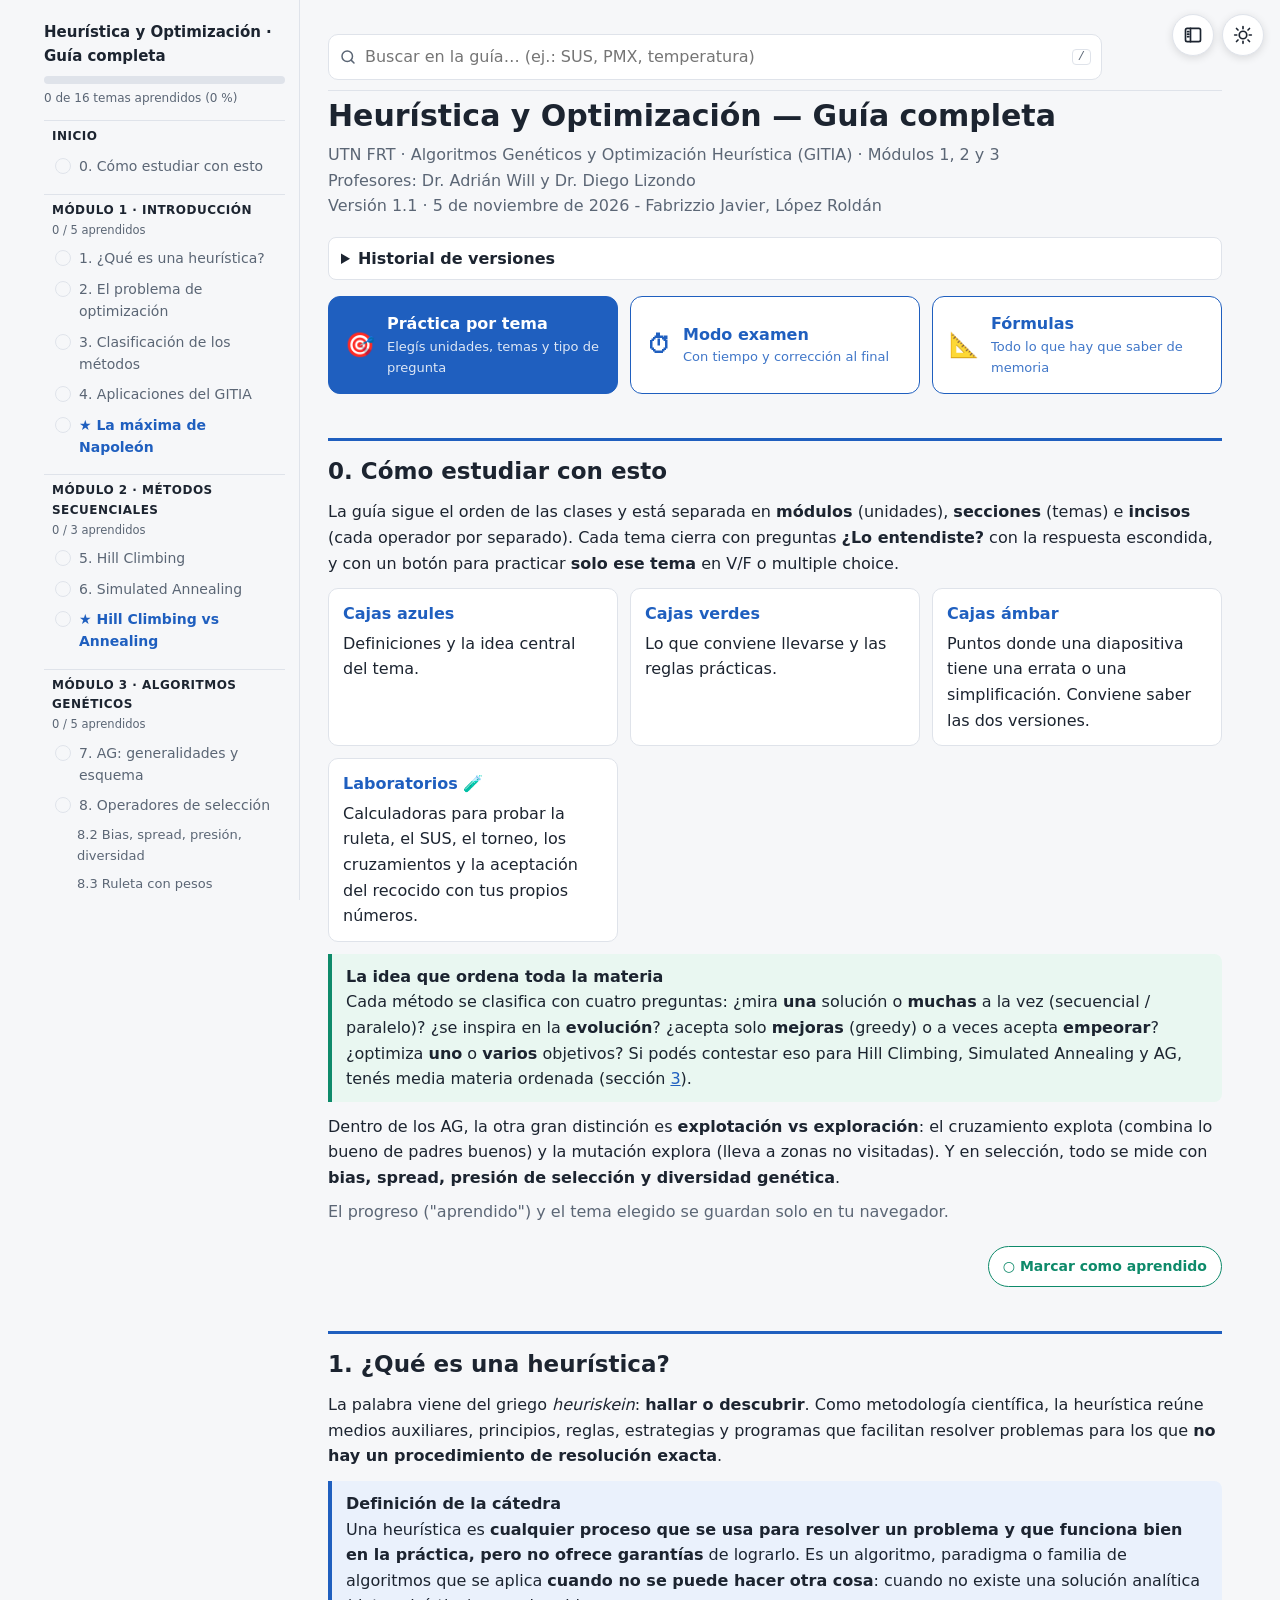
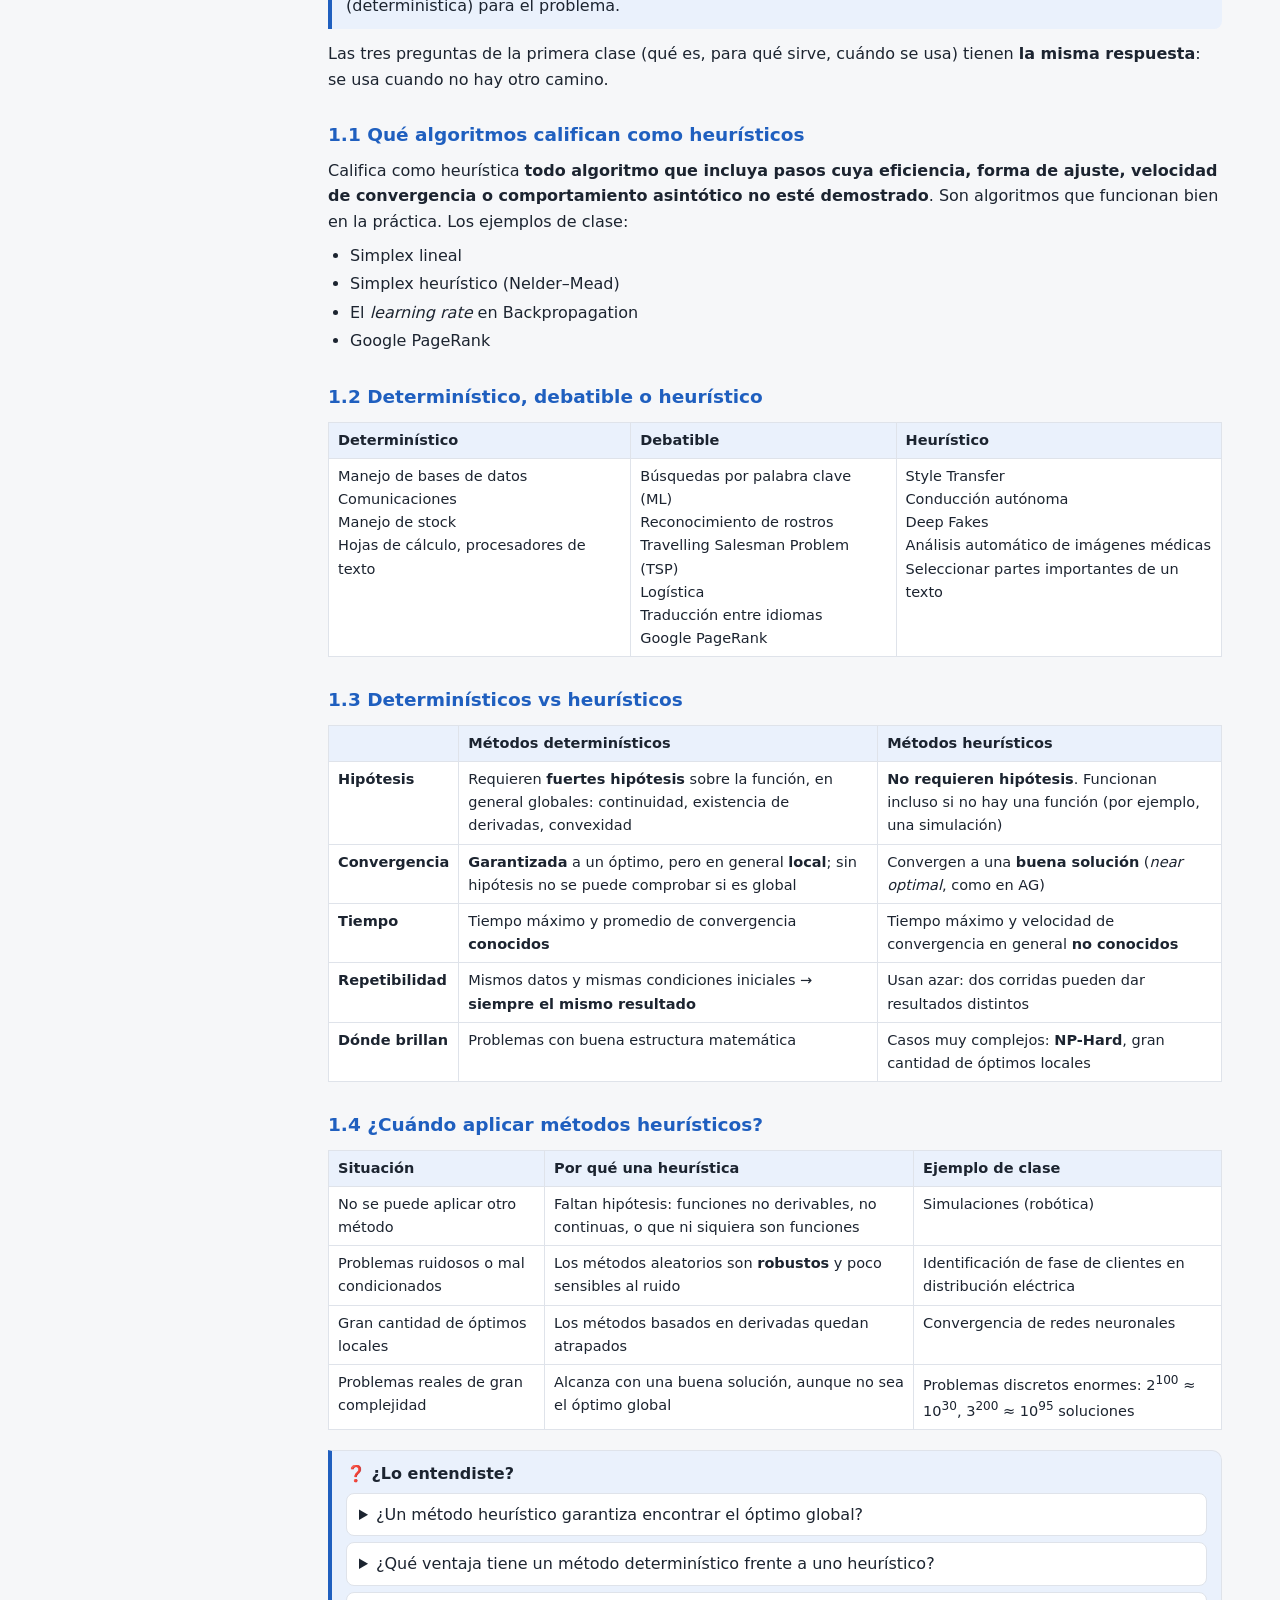
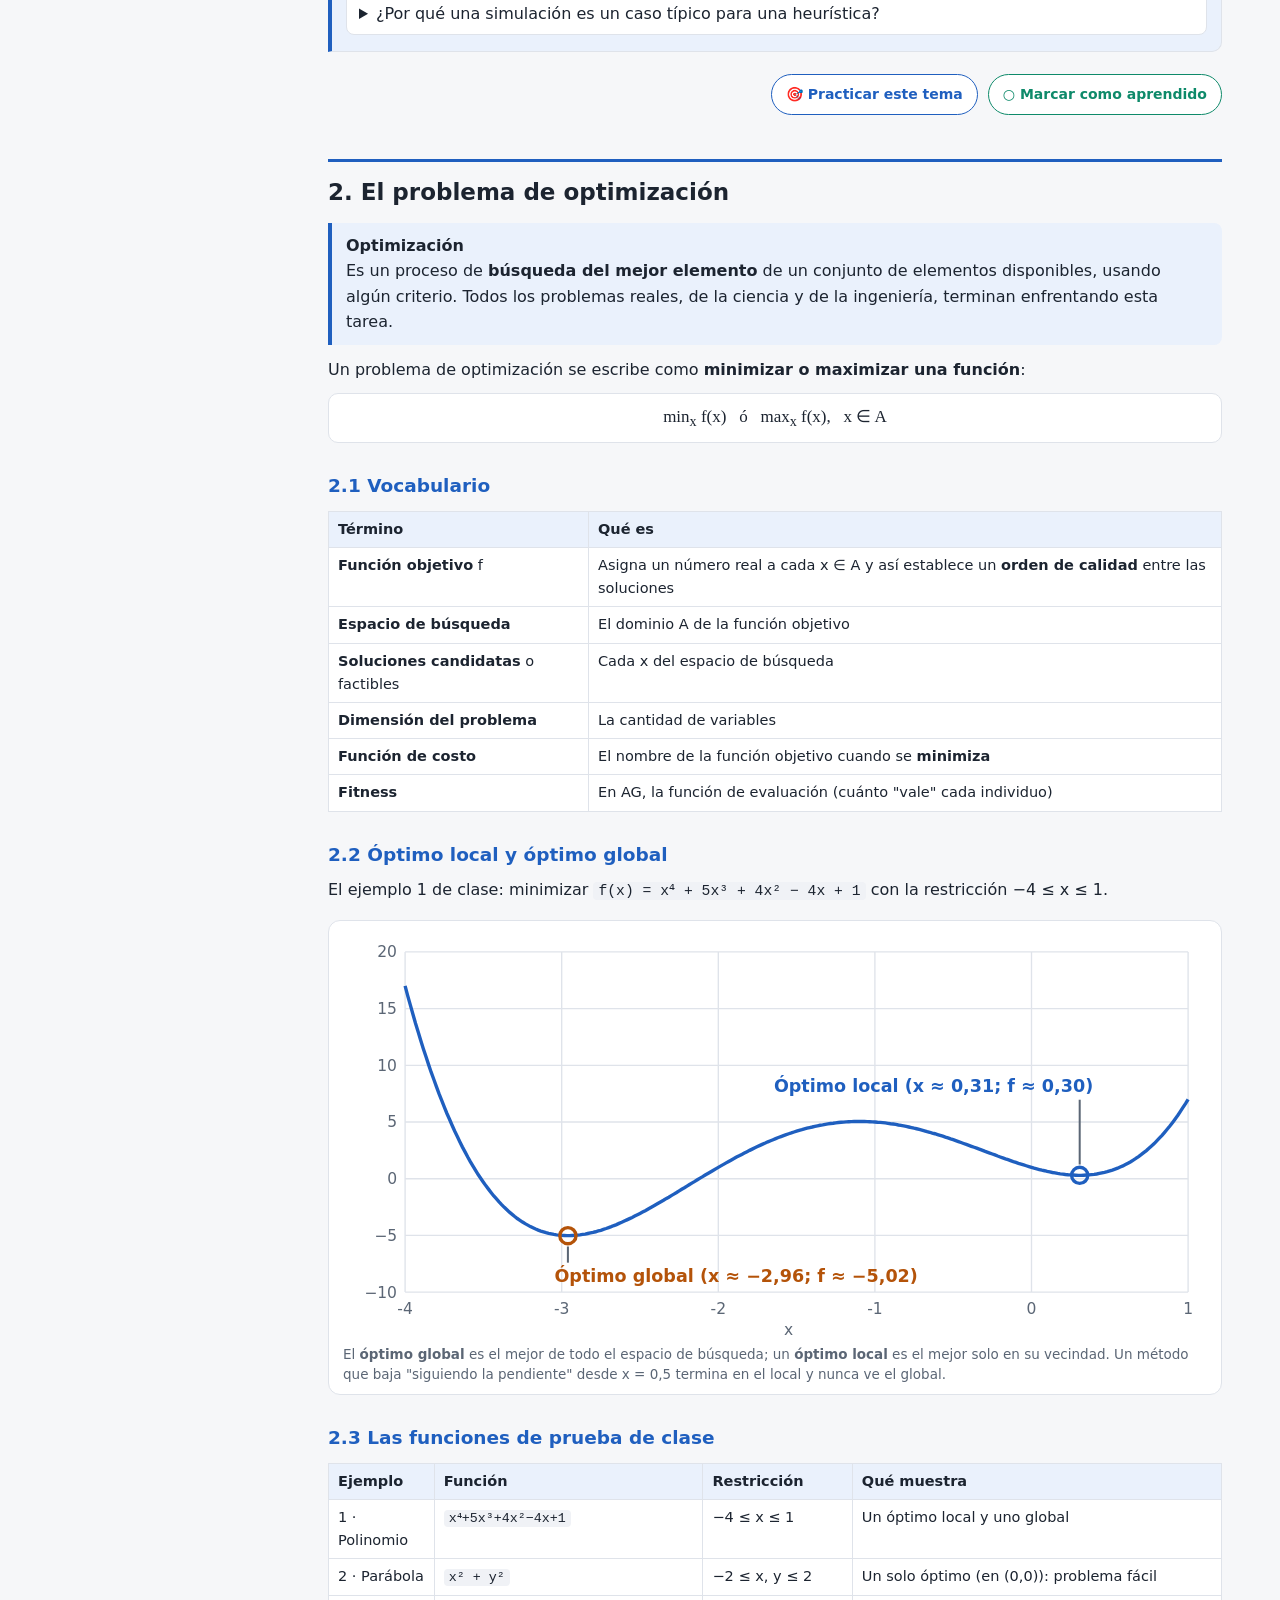
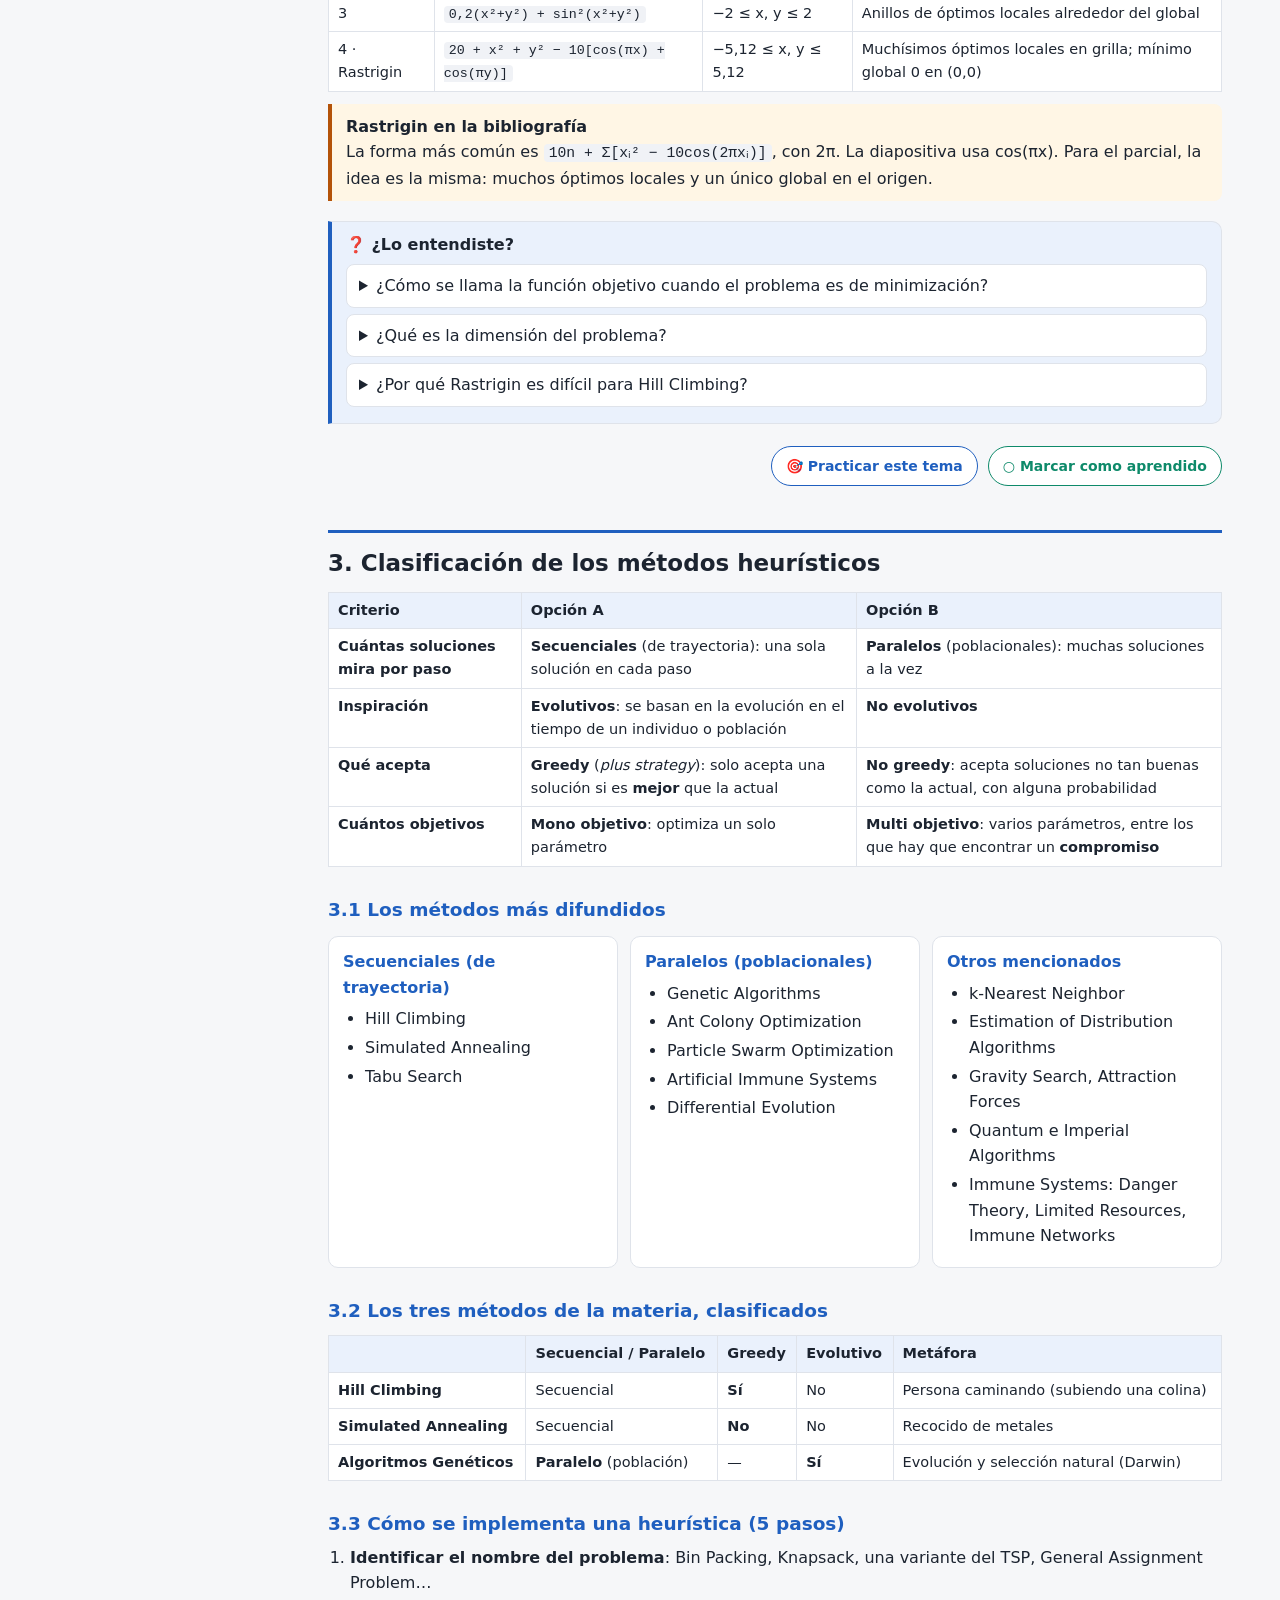
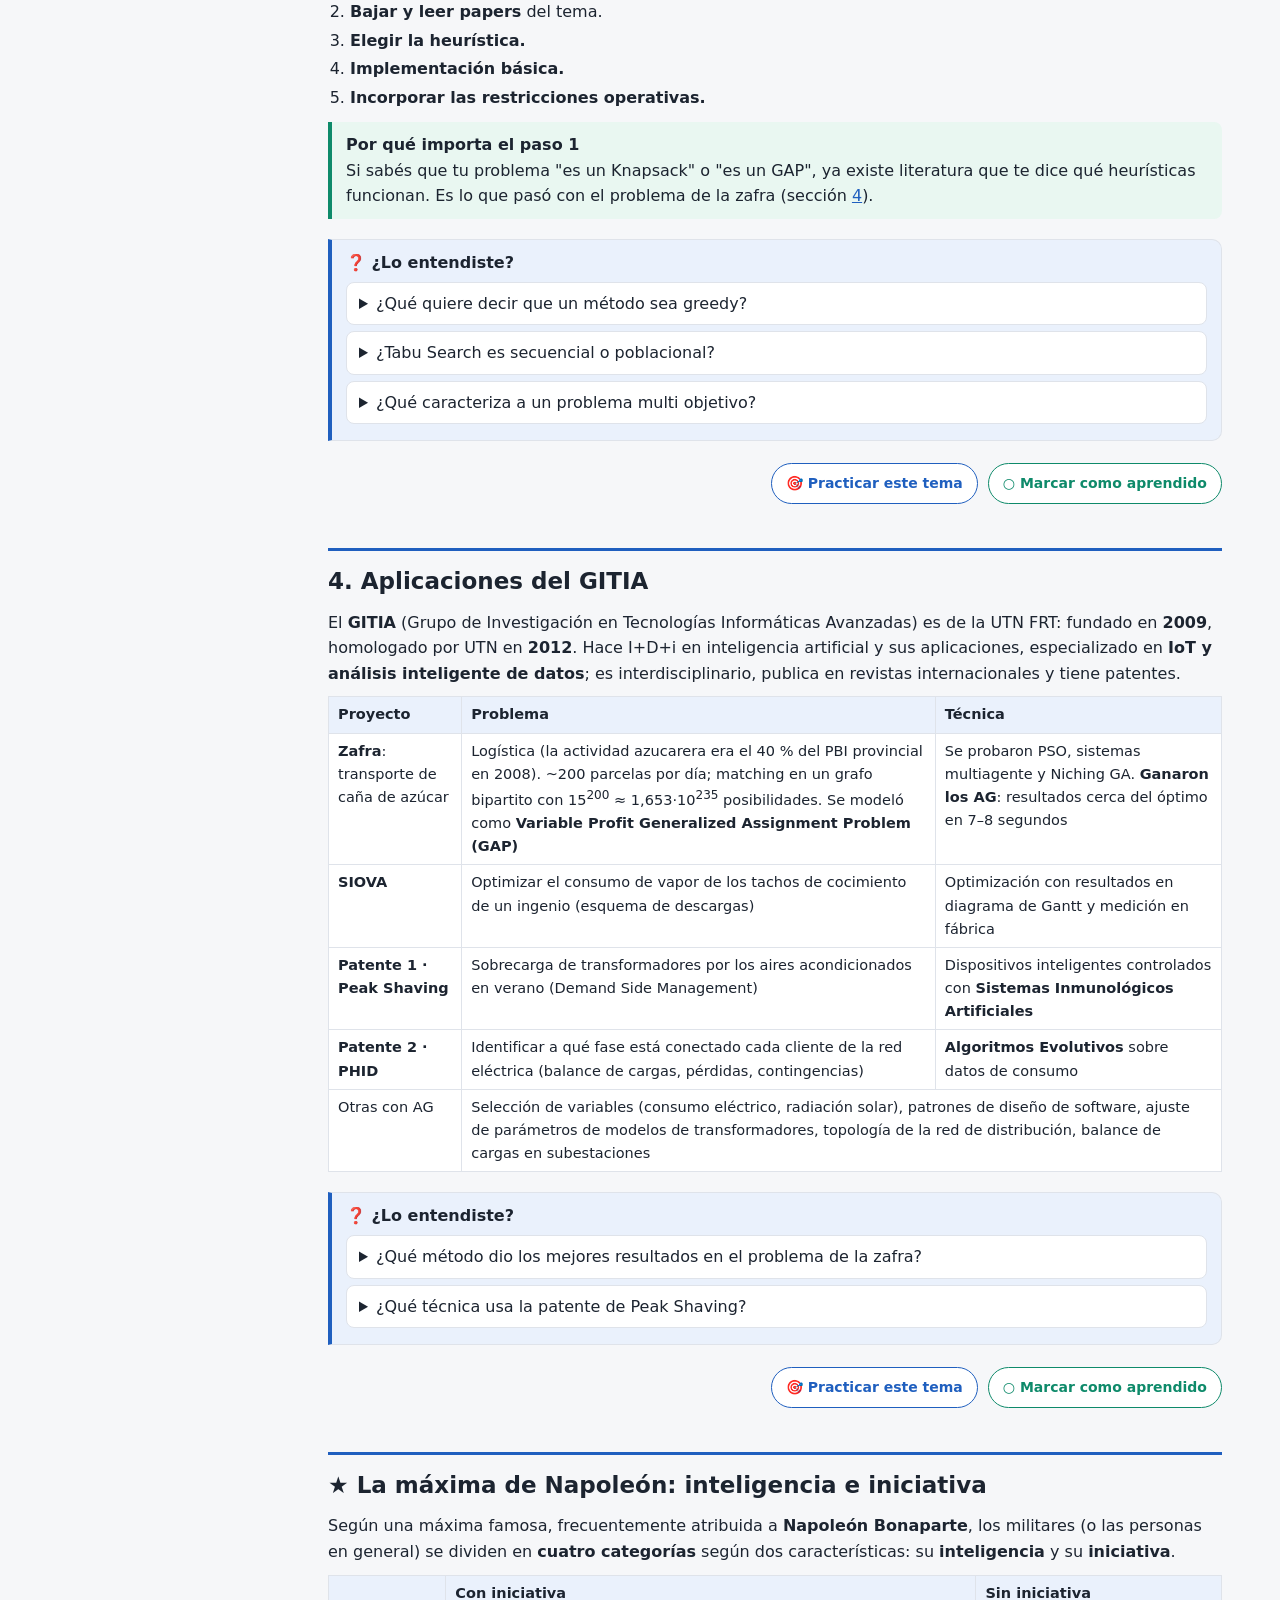
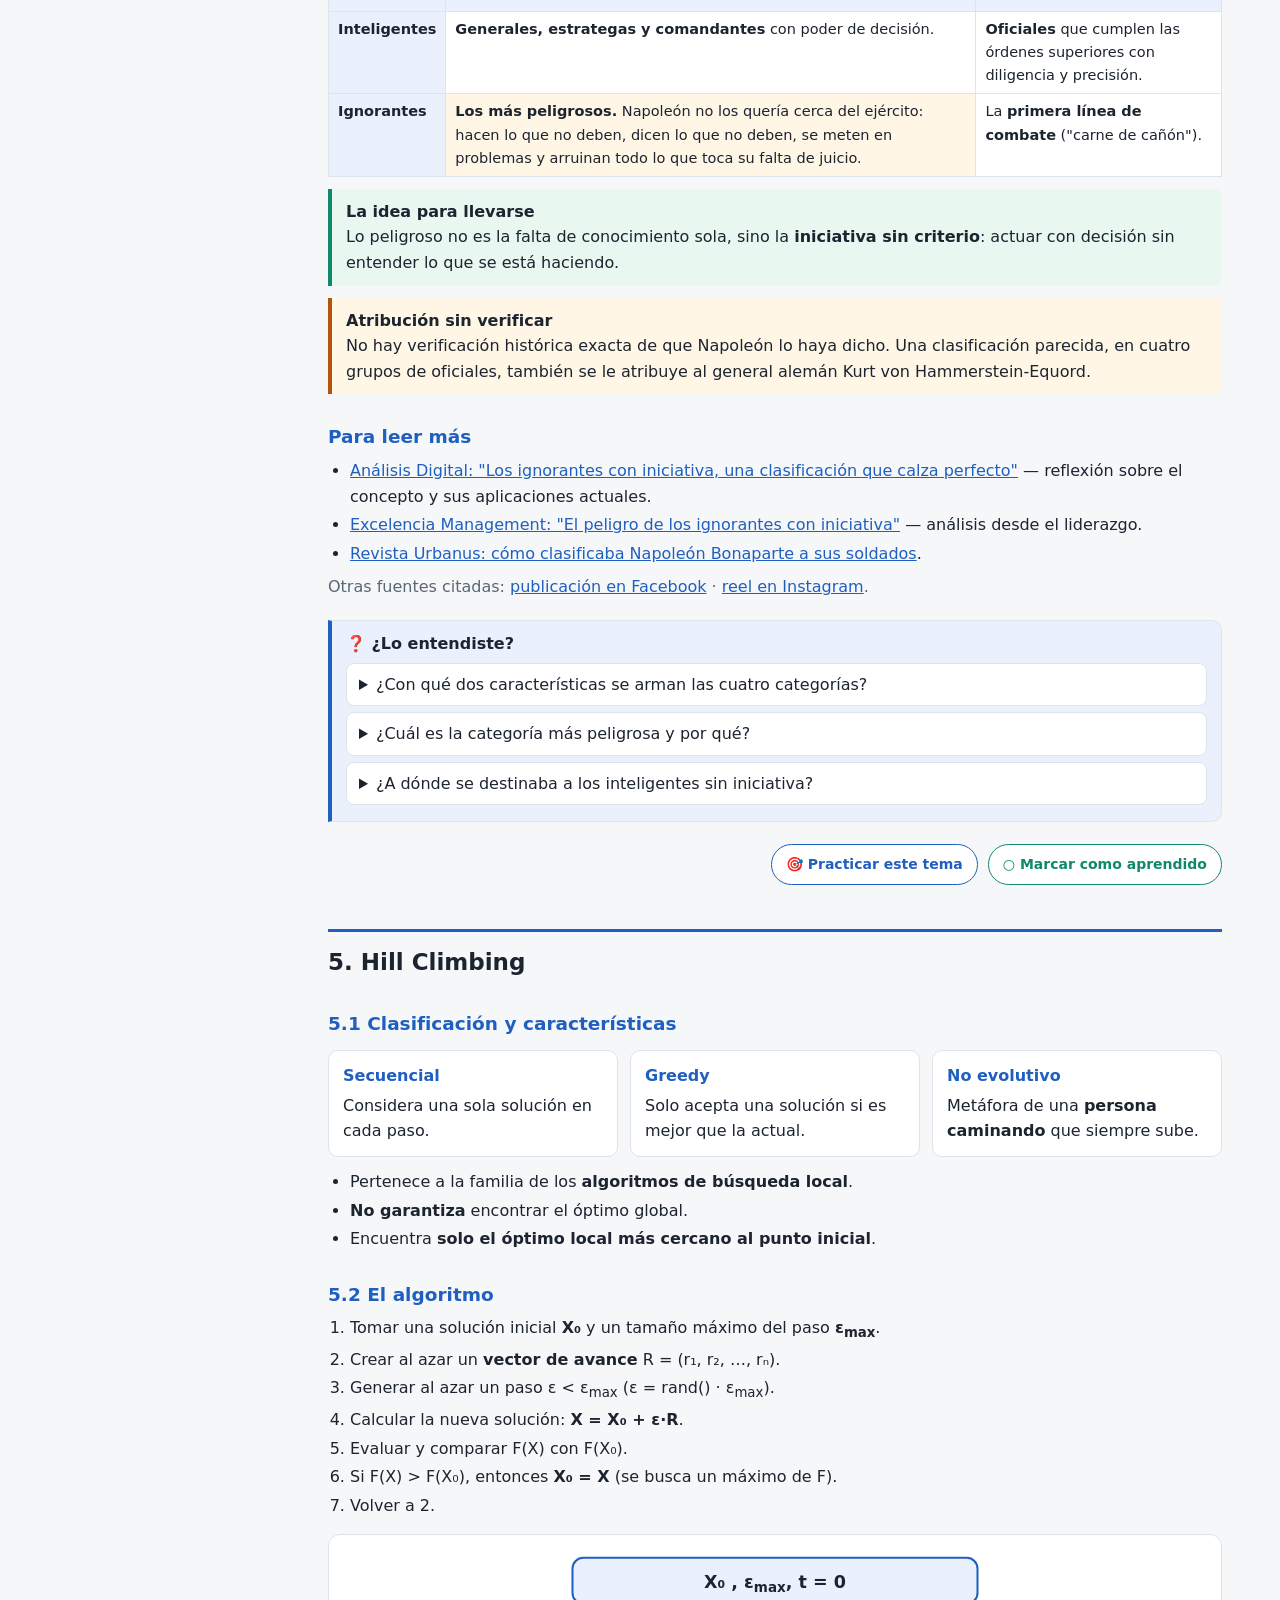
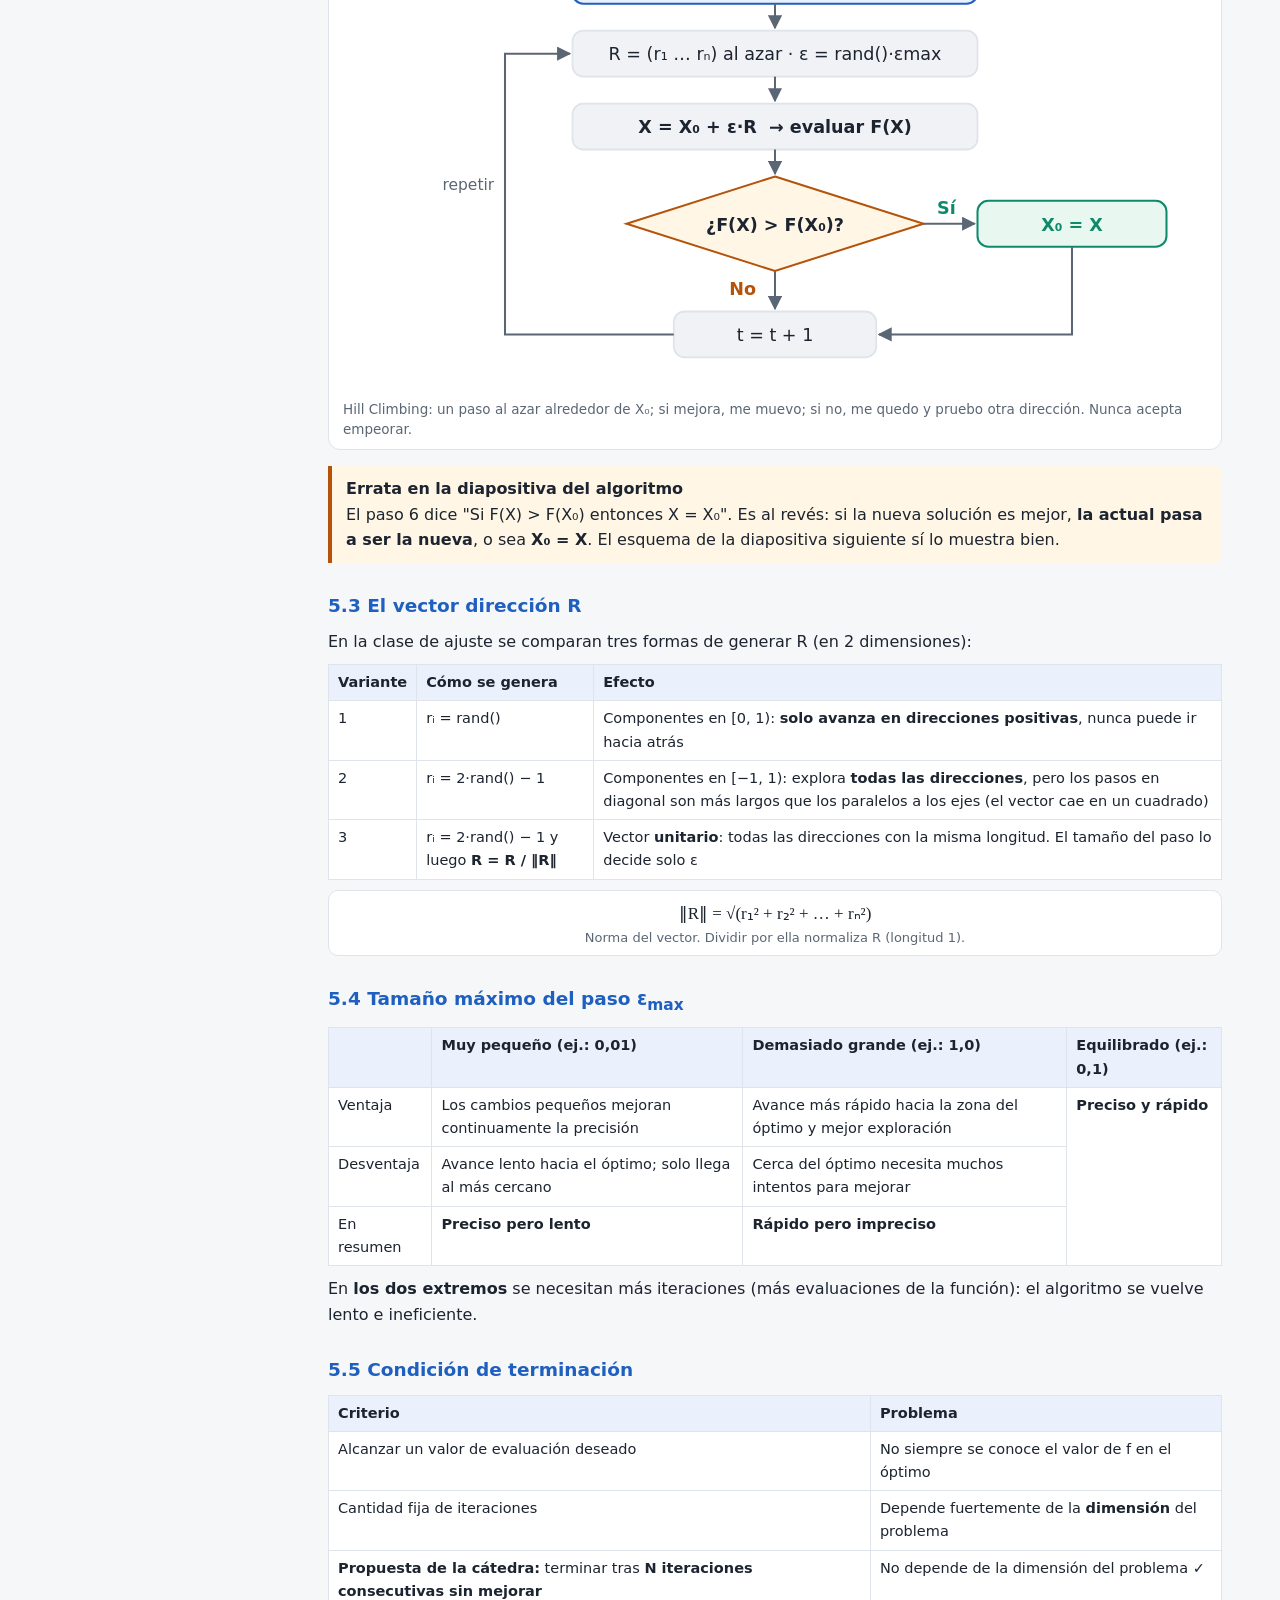
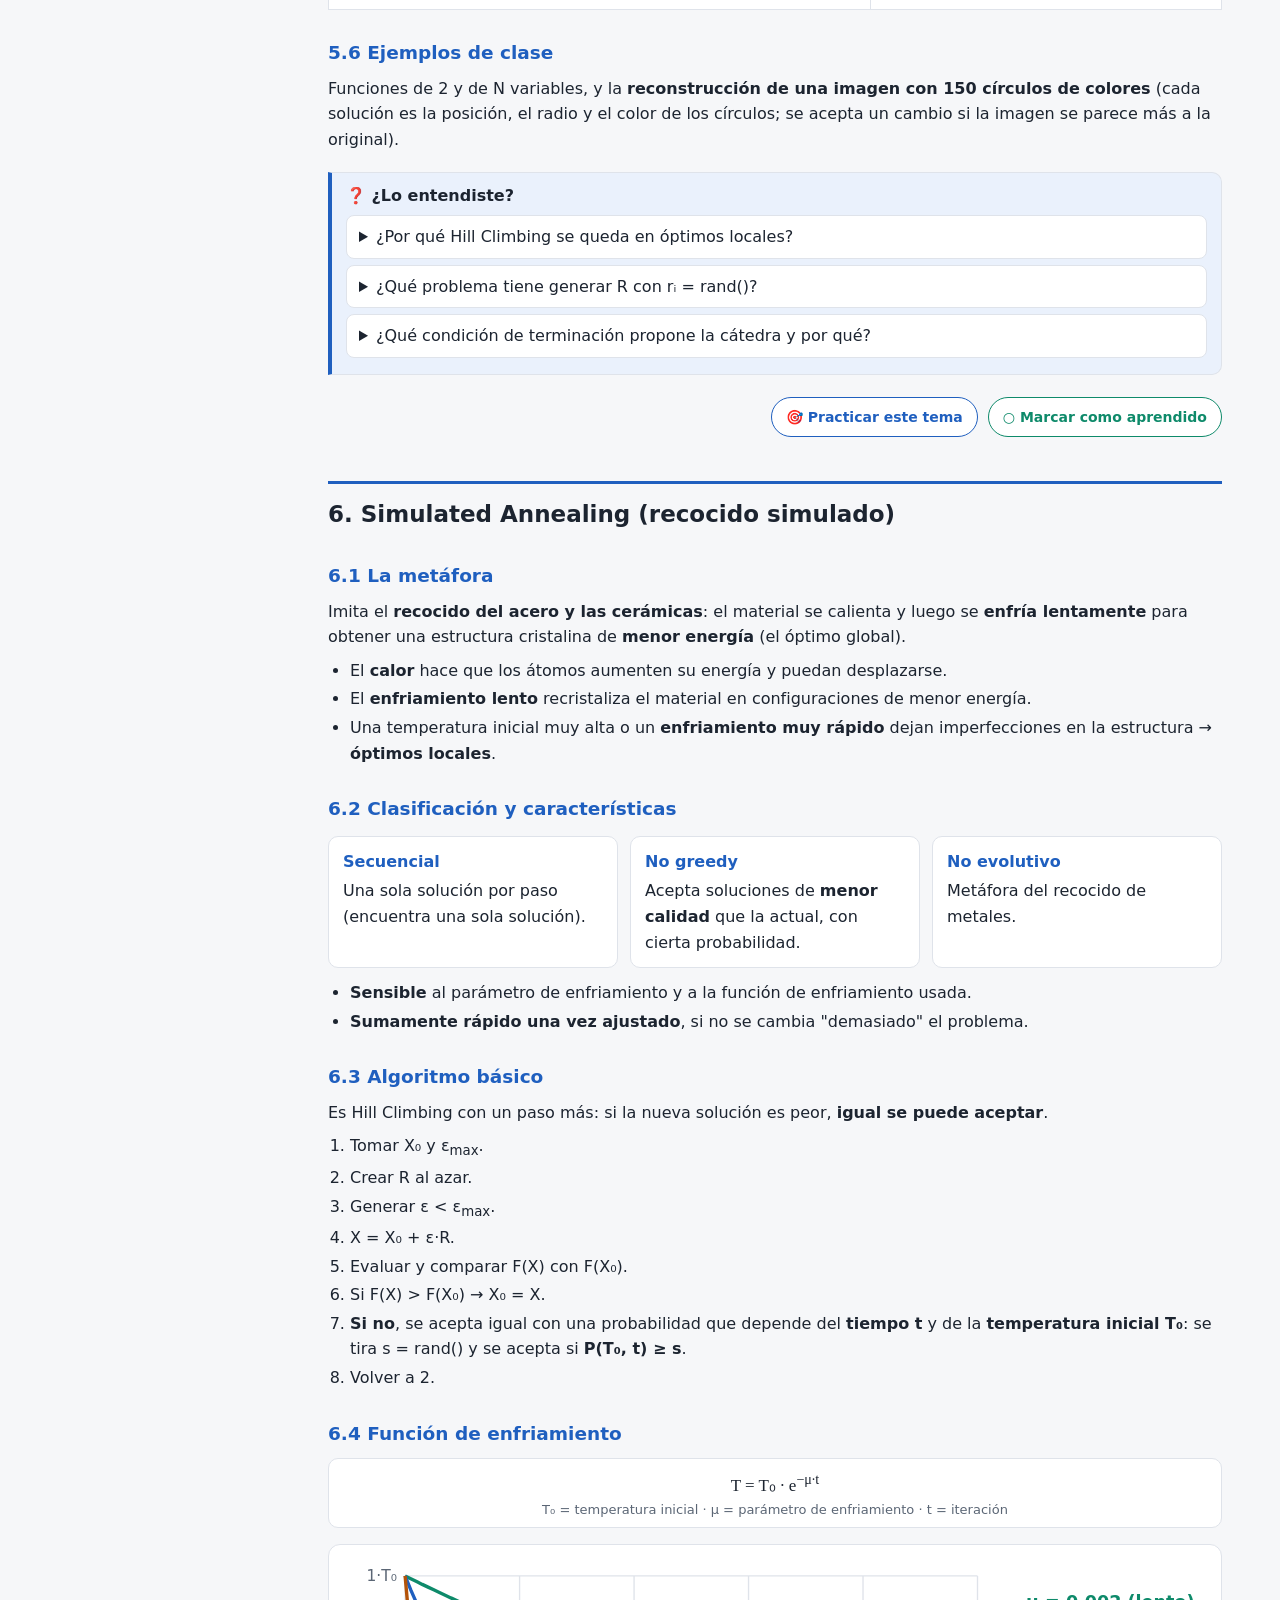
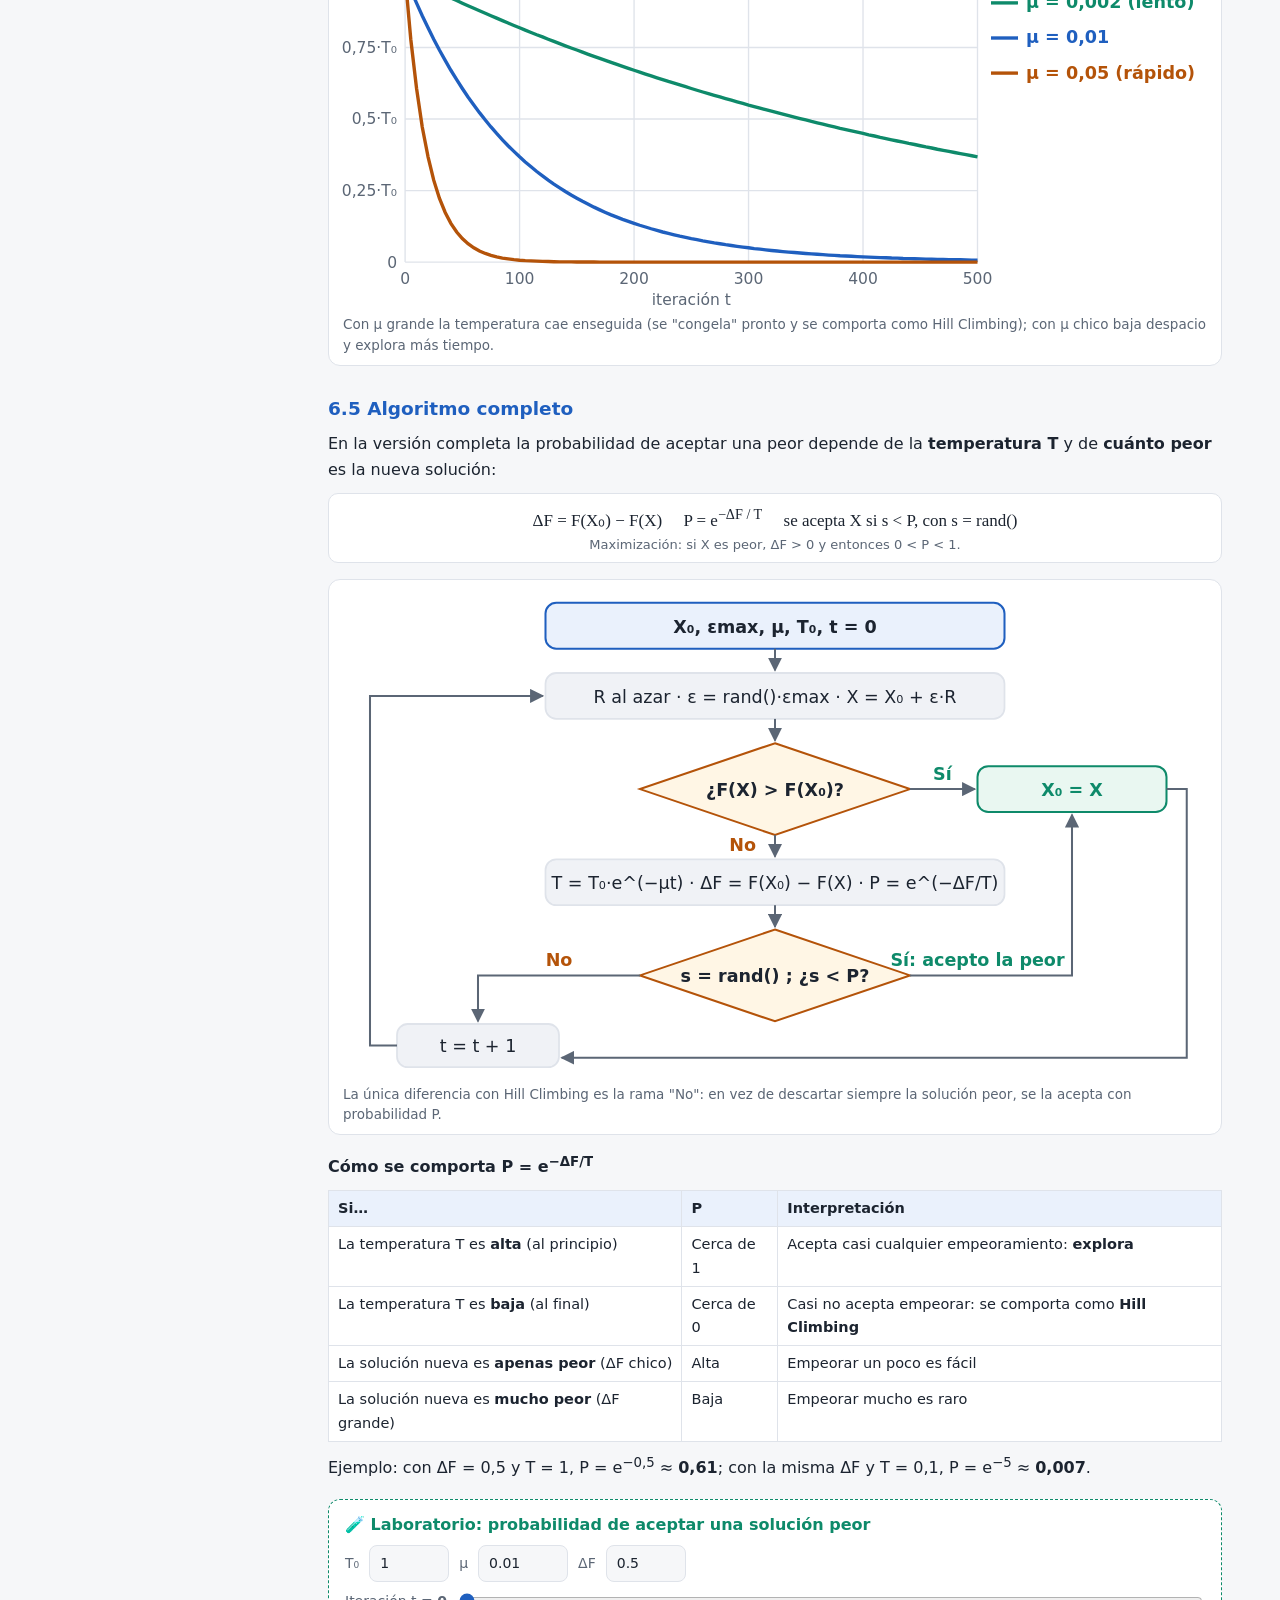
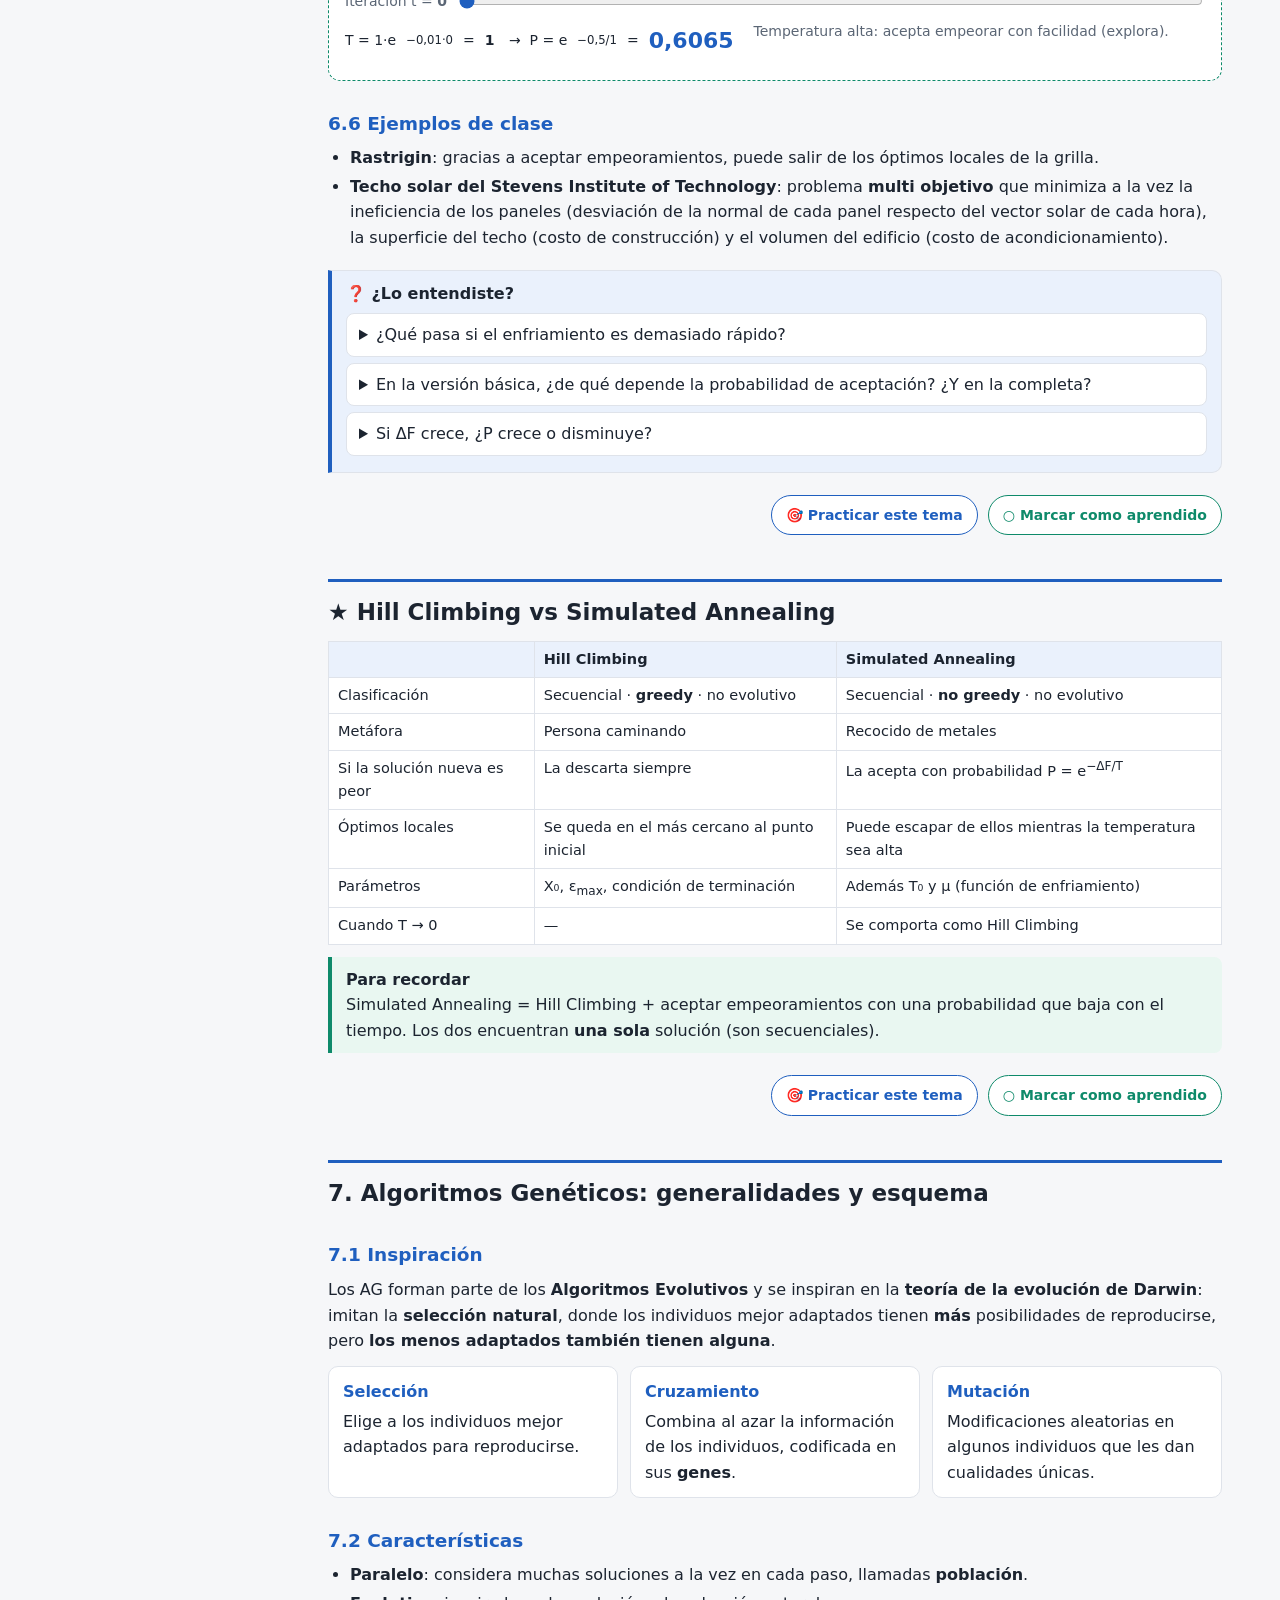
<file: index.html>
<!doctype html>
<html lang="es">
<head>
<meta charset="utf-8">
<meta name="viewport" content="width=device-width, initial-scale=1">
<title>Heurística y Optimización · Guía completa</title>
<meta name="author" content="Fabrizzio Javier López Roldán">
<meta name="description" content="Resumen de Algoritmos Genéticos y Optimización Heurística (UTN FRT): heurísticas, Hill Climbing, Simulated Annealing y Algoritmos Genéticos con selección, cruzamiento y mutación.">
<link rel="icon" href="data:image/svg+xml,%3Csvg xmlns='http://www.w3.org/2000/svg' viewBox='0 0 64 64'%3E%3Crect width='64' height='64' rx='14' fill='%231f5fbf'/%3E%3Cpath d='M10 46 L24 28 L34 38 L46 16 L54 26' fill='none' stroke='white' stroke-width='6' stroke-linecap='round' stroke-linejoin='round'/%3E%3C/svg%3E">
<link rel="stylesheet" href="assets/estilo.css">
<script src="assets/comun.js"></script>
</head>
<body>
<div class="wrap">
<nav id="nav">
<div class="navhead"><b>Heurística y Optimización · Guía completa</b>
<div class="prog"><div class="pbar"><i id="pFill"></i></div><span id="pTxt"></span></div></div>

<div class="mod"><div class="modh"><span class="mn">Inicio</span><span class="mi"></span></div>
<a href="#s0">0. Cómo estudiar con esto</a>
</div>

<div class="mod"><div class="modh"><span class="mn">Módulo 1 · Introducción</span><span class="mi"></span></div>
<a href="#s1">1. ¿Qué es una heurística?</a>
<a href="#s2">2. El problema de optimización</a>
<a href="#s3">3. Clasificación de los métodos</a>
<a href="#s4">4. Aplicaciones del GITIA</a>
<a href="#snap" class="star">★ La máxima de Napoleón</a>
</div>

<div class="mod"><div class="modh"><span class="mn">Módulo 2 · Métodos secuenciales</span><span class="mi"></span></div>
<a href="#s5">5. Hill Climbing</a>
<a href="#s6">6. Simulated Annealing</a>
<a href="#shs" class="star">★ Hill Climbing vs Annealing</a>
</div>

<div class="mod"><div class="modh"><span class="mn">Módulo 3 · Algoritmos Genéticos</span><span class="mi"></span></div>
<a href="#s7">7. AG: generalidades y esquema</a>
<a href="#s8">8. Operadores de selección</a>
<a class="sub2" href="#s8-med">8.2 Bias, spread, presión, diversidad</a>
<a class="sub2" href="#s8-rul">8.3 Ruleta con pesos</a>
<a class="sub2" href="#s8-tor">8.4 Torneo</a>
<a class="sub2" href="#s8-sus">8.5 SUS</a>
<a class="sub2" href="#s8-rank">8.6 Ranking lineal y no lineal</a>
<a href="#s9">9. Operadores de cruzamiento</a>
<a class="sub2" href="#s9-1p">9.2 Single Point</a>
<a class="sub2" href="#s9-shuf">9.3 Single Point con Shuffle</a>
<a class="sub2" href="#s9-mp">9.4 Two-Point y Multi-Point</a>
<a class="sub2" href="#s9-uni">9.5 Uniform / Scattered</a>
<a class="sub2" href="#s9-ari">9.6 Aritmético</a>
<a class="sub2" href="#s9-cube">9.7 Cube</a>
<a class="sub2" href="#s9-pmx">9.8 Partial Map (PMX)</a>
<a class="sub2" href="#s9-ox">9.9 Order Based</a>
<a href="#s10">10. Mutación</a>
<a href="#s11">11. Ejemplo completo resuelto</a>
</div>

<div class="mod"><div class="modh"><span class="mn">Módulo 4 · Para el parcial</span><span class="mi"></span></div>
<a href="#s12">12. Pares que se confunden</a>
<a href="#s13">13. Fórmulas y procedimientos</a>
</div>

<div class="navbtns"><span>Practicar</span>
<a class="nb p" href="practica.html">🎯 Práctica V/F y multiple choice</a>
<a class="nb" href="practica.html?modo=examen">⏱ Modo examen</a></div>
<button type="button" class="resetprog" id="resetProg">Reiniciar mi avance</button>
</nav>

<main>
<div class="sbar" id="sbar" data-root="main" data-excluir="#historial,.gancho details>div"><label class="sbox"><svg viewBox="0 0 24 24" fill="none" stroke="currentColor" stroke-width="2" stroke-linecap="round"><circle cx="11" cy="11" r="7"/><path d="m20 20-3.5-3.5"/></svg><input id="sq" type="search" placeholder="Buscar en la guía… (ej.: SUS, PMX, temperatura)" aria-label="Buscar en la guía" autocomplete="off"><kbd>/</kbd></label><span class="scount" id="scount" aria-live="polite"></span><button type="button" class="sbtn" id="sprev" aria-label="Resultado anterior">↑</button><button type="button" class="sbtn" id="snext" aria-label="Resultado siguiente">↓</button><button type="button" class="sbtn" id="sclear" aria-label="Borrar búsqueda">✕</button></div>
<button class="theme-btn nav-btn" id="navBtn" type="button" aria-label="Mostrar u ocultar el índice" title="Mostrar u ocultar el índice"><svg viewBox="0 0 24 24" fill="none" stroke="currentColor" stroke-width="2" stroke-linecap="round" stroke-linejoin="round"><rect x="3" y="4" width="18" height="16" rx="2"/><path d="M9 4v16"/><path d="M5.5 8h1.5M5.5 11h1.5M5.5 14h1.5"/></svg></button>
<div class="navshade" id="navShade"></div>
<button class="theme-btn" id="themeBtn" type="button" aria-label="Cambiar modo claro u oscuro" title="Cambiar modo claro / oscuro"><svg class="sun" viewBox="0 0 24 24" fill="none" stroke="currentColor" stroke-width="2" stroke-linecap="round"><circle cx="12" cy="12" r="4.5"/><path d="M12 2v2.5M12 19.5V22M4.2 4.2l1.8 1.8M18 18l1.8 1.8M2 12h2.5M19.5 12H22M4.2 19.8 6 18M18 6l1.8-1.8"/></svg><svg class="moon" viewBox="0 0 24 24" fill="none" stroke="currentColor" stroke-width="2" stroke-linecap="round" stroke-linejoin="round"><path d="M20 14.5A8 8 0 1 1 9.5 4a6.5 6.5 0 0 0 10.5 10.5z"/></svg></button>

<h1>Heurística y Optimización — Guía completa</h1>
<p class="sub">UTN FRT · Algoritmos Genéticos y Optimización Heurística (GITIA) · Módulos 1, 2 y 3<br>Profesores: Dr. Adrián Will y Dr. Diego Lizondo<br>Versión 1.1 · 5 de noviembre de 2026 - Fabrizzio Javier, López Roldán</p>

<details id="historial"><summary>Historial de versiones</summary>
<ul class="vlog">
<li><div><span class="vtag" style="background:#0e8a6a">v1.1 <small>05/11/2026</small></span></div><div>Nuevo tema destacado <b>★ La máxima de Napoleón</b> (inteligencia e iniciativa) en el Módulo 1, con preguntas de práctica.</div></li>
<li><div><span class="vtag">v1.0 <small>05/11/2026</small></span></div><div><b>Versión inicial.</b> Módulo 1 (qué es una heurística, optimización, clasificación, proyectos GITIA), Módulo 2 (Hill Climbing y Simulated Annealing) y Módulo 3 (AG simple, cinco operadores de selección, ocho operadores de cruzamiento, mutación y el ejemplo completo). Laboratorios interactivos de ruleta/SUS/torneo, cruzamientos y probabilidad de aceptación. Banco de preguntas V/F y multiple choice por tema.</div></li>
</ul>
</details>

<div class="cta">
<a class="p" href="practica.html"><span class="ico">🎯</span><span>Práctica por tema<small>Elegís unidades, temas y tipo de pregunta</small></span></a>
<a class="s" href="practica.html?modo=examen"><span class="ico">⏱</span><span>Modo examen<small>Con tiempo y corrección al final</small></span></a>
<a class="s" href="#s13"><span class="ico">📐</span><span>Fórmulas<small>Todo lo que hay que saber de memoria</small></span></a>
</div>

<section id="s0" data-tema="-">
<h2>0. Cómo estudiar con esto</h2>
<p>La guía sigue el orden de las clases y está separada en <b>módulos</b> (unidades), <b>secciones</b> (temas) e <b>incisos</b> (cada operador por separado). Cada tema cierra con preguntas <b>¿Lo entendiste?</b> con la respuesta escondida, y con un botón para practicar <b>solo ese tema</b> en V/F o multiple choice.</p>
<div class="grid">
<div class="card"><h4>Cajas azules</h4>Definiciones y la idea central del tema.</div>
<div class="card"><h4>Cajas verdes</h4>Lo que conviene llevarse y las reglas prácticas.</div>
<div class="card"><h4>Cajas ámbar</h4>Puntos donde una diapositiva tiene una errata o una simplificación. Conviene saber las dos versiones.</div>
<div class="card"><h4>Laboratorios 🧪</h4>Calculadoras para probar la ruleta, el SUS, el torneo, los cruzamientos y la aceptación del recocido con tus propios números.</div>
</div>
<div class="box ok"><b>La idea que ordena toda la materia</b>
Cada método se clasifica con cuatro preguntas: ¿mira <b>una</b> solución o <b>muchas</b> a la vez (secuencial / paralelo)? ¿se inspira en la <b>evolución</b>? ¿acepta solo <b>mejoras</b> (greedy) o a veces acepta <b>empeorar</b>? ¿optimiza <b>uno</b> o <b>varios</b> objetivos? Si podés contestar eso para Hill Climbing, Simulated Annealing y AG, tenés media materia ordenada (sección <a href="#s3">3</a>).</div>
<p>Dentro de los AG, la otra gran distinción es <b>explotación vs exploración</b>: el cruzamiento explota (combina lo bueno de padres buenos) y la mutación explora (lleva a zonas no visitadas). Y en selección, todo se mide con <b>bias, spread, presión de selección y diversidad genética</b>.</p>
<p class="sub">El progreso ("aprendido") y el tema elegido se guardan solo en tu navegador.</p>
</section>

<!-- ================= MÓDULO 1 ================= -->

<section id="s1" data-tema="intro">
<h2>1. ¿Qué es una heurística?</h2>
<p>La palabra viene del griego <i>heuriskein</i>: <b>hallar o descubrir</b>. Como metodología científica, la heurística reúne medios auxiliares, principios, reglas, estrategias y programas que facilitan resolver problemas para los que <b>no hay un procedimiento de resolución exacta</b>.</p>
<div class="box"><b>Definición de la cátedra</b>
Una heurística es <b>cualquier proceso que se usa para resolver un problema y que funciona bien en la práctica, pero no ofrece garantías</b> de lograrlo. Es un algoritmo, paradigma o familia de algoritmos que se aplica <b>cuando no se puede hacer otra cosa</b>: cuando no existe una solución analítica (determinística) para el problema.</div>
<p>Las tres preguntas de la primera clase (qué es, para qué sirve, cuándo se usa) tienen <b>la misma respuesta</b>: se usa cuando no hay otro camino.</p>

<h3>1.1 Qué algoritmos califican como heurísticos</h3>
<p>Califica como heurística <b>todo algoritmo que incluya pasos cuya eficiencia, forma de ajuste, velocidad de convergencia o comportamiento asintótico no esté demostrado</b>. Son algoritmos que funcionan bien en la práctica. Los ejemplos de clase:</p>
<ul><li>Simplex lineal</li><li>Simplex heurístico (Nelder–Mead)</li><li>El <i>learning rate</i> en Backpropagation</li><li>Google PageRank</li></ul>

<h3>1.2 Determinístico, debatible o heurístico</h3>
<table><tr><th>Determinístico</th><th>Debatible</th><th>Heurístico</th></tr>
<tr><td>Manejo de bases de datos<br>Comunicaciones<br>Manejo de stock<br>Hojas de cálculo, procesadores de texto</td>
<td>Búsquedas por palabra clave (ML)<br>Reconocimiento de rostros<br>Travelling Salesman Problem (TSP)<br>Logística<br>Traducción entre idiomas<br>Google PageRank</td>
<td>Style Transfer<br>Conducción autónoma<br>Deep Fakes<br>Análisis automático de imágenes médicas<br>Seleccionar partes importantes de un texto</td></tr></table>

<h3>1.3 Determinísticos vs heurísticos</h3>
<table><tr><th></th><th>Métodos determinísticos</th><th>Métodos heurísticos</th></tr>
<tr><td><b>Hipótesis</b></td><td>Requieren <b>fuertes hipótesis</b> sobre la función, en general globales: continuidad, existencia de derivadas, convexidad</td><td><b>No requieren hipótesis</b>. Funcionan incluso si no hay una función (por ejemplo, una simulación)</td></tr>
<tr><td><b>Convergencia</b></td><td><b>Garantizada</b> a un óptimo, pero en general <b>local</b>; sin hipótesis no se puede comprobar si es global</td><td>Convergen a una <b>buena solución</b> (<i>near optimal</i>, como en AG)</td></tr>
<tr><td><b>Tiempo</b></td><td>Tiempo máximo y promedio de convergencia <b>conocidos</b></td><td>Tiempo máximo y velocidad de convergencia en general <b>no conocidos</b></td></tr>
<tr><td><b>Repetibilidad</b></td><td>Mismos datos y mismas condiciones iniciales → <b>siempre el mismo resultado</b></td><td>Usan azar: dos corridas pueden dar resultados distintos</td></tr>
<tr><td><b>Dónde brillan</b></td><td>Problemas con buena estructura matemática</td><td>Casos muy complejos: <b>NP-Hard</b>, gran cantidad de óptimos locales</td></tr></table>

<h3>1.4 ¿Cuándo aplicar métodos heurísticos?</h3>
<table><tr><th>Situación</th><th>Por qué una heurística</th><th>Ejemplo de clase</th></tr>
<tr><td>No se puede aplicar otro método</td><td>Faltan hipótesis: funciones no derivables, no continuas, o que ni siquiera son funciones</td><td>Simulaciones (robótica)</td></tr>
<tr><td>Problemas ruidosos o mal condicionados</td><td>Los métodos aleatorios son <b>robustos</b> y poco sensibles al ruido</td><td>Identificación de fase de clientes en distribución eléctrica</td></tr>
<tr><td>Gran cantidad de óptimos locales</td><td>Los métodos basados en derivadas quedan atrapados</td><td>Convergencia de redes neuronales</td></tr>
<tr><td>Problemas reales de gran complejidad</td><td>Alcanza con una buena solución, aunque no sea el óptimo global</td><td>Problemas discretos enormes: 2<sup>100</sup> ≈ 10<sup>30</sup>, 3<sup>200</sup> ≈ 10<sup>95</sup> soluciones</td></tr></table>

<div class="gancho"><h4>❓ ¿Lo entendiste?</h4>
<details><summary>¿Un método heurístico garantiza encontrar el óptimo global?</summary><div>No. Funciona bien en la práctica pero no ofrece garantías. Converge a una buena solución (<i>near optimal</i>).</div></details>
<details><summary>¿Qué ventaja tiene un método determinístico frente a uno heurístico?</summary><div>Convergencia garantizada (aunque sea a un óptimo local), tiempos de convergencia conocidos y el mismo resultado si se repite con las mismas condiciones iniciales.</div></details>
<details><summary>¿Por qué una simulación es un caso típico para una heurística?</summary><div>Porque no es una función con fórmula: no hay derivadas ni continuidad que aprovechar, así que los métodos determinísticos no tienen hipótesis en las que apoyarse.</div></details>
</div>
</section>

<section id="s2" data-tema="opt">
<h2>2. El problema de optimización</h2>
<div class="box"><b>Optimización</b>
Es un proceso de <b>búsqueda del mejor elemento</b> de un conjunto de elementos disponibles, usando algún criterio. Todos los problemas reales, de la ciencia y de la ingeniería, terminan enfrentando esta tarea.</div>
<p>Un problema de optimización se escribe como <b>minimizar o maximizar una función</b>:</p>
<div class="f">min<sub>x</sub> f(x) &nbsp;&nbsp;ó&nbsp;&nbsp; max<sub>x</sub> f(x), &nbsp; x ∈ A</div>

<h3>2.1 Vocabulario</h3>
<table><tr><th>Término</th><th>Qué es</th></tr>
<tr><td><b>Función objetivo</b> f</td><td>Asigna un número real a cada x ∈ A y así establece un <b>orden de calidad</b> entre las soluciones</td></tr>
<tr><td><b>Espacio de búsqueda</b></td><td>El dominio A de la función objetivo</td></tr>
<tr><td><b>Soluciones candidatas</b> o factibles</td><td>Cada x del espacio de búsqueda</td></tr>
<tr><td><b>Dimensión del problema</b></td><td>La cantidad de variables</td></tr>
<tr><td><b>Función de costo</b></td><td>El nombre de la función objetivo cuando se <b>minimiza</b></td></tr>
<tr><td><b>Fitness</b></td><td>En AG, la función de evaluación (cuánto "vale" cada individuo)</td></tr></table>

<h3>2.2 Óptimo local y óptimo global</h3>
<p>El ejemplo 1 de clase: minimizar <span class="mono">f(x) = x⁴ + 5x³ + 4x² − 4x + 1</span> con la restricción −4 ≤ x ≤ 1.</p>
<figure class="diag"><svg viewBox="0 0 640 300" role="img" aria-label="Gráfico del polinomio con su óptimo global y su óptimo local"><line class="grid-l" x1="46.0" y1="14" x2="46.0" y2="266"/><text class="ts" x="46.0" y="282" text-anchor="middle">-4</text><line class="grid-l" x1="162.0" y1="14" x2="162.0" y2="266"/><text class="ts" x="162.0" y="282" text-anchor="middle">-3</text><line class="grid-l" x1="278.0" y1="14" x2="278.0" y2="266"/><text class="ts" x="278.0" y="282" text-anchor="middle">-2</text><line class="grid-l" x1="394.0" y1="14" x2="394.0" y2="266"/><text class="ts" x="394.0" y="282" text-anchor="middle">-1</text><line class="grid-l" x1="510.0" y1="14" x2="510.0" y2="266"/><text class="ts" x="510.0" y="282" text-anchor="middle">0</text><line class="grid-l" x1="626.0" y1="14" x2="626.0" y2="266"/><text class="ts" x="626.0" y="282" text-anchor="middle">1</text><line class="grid-l" x1="46" y1="266.0" x2="626" y2="266.0"/><text class="ts" x="40" y="270.0" text-anchor="end">−10</text><line class="grid-l" x1="46" y1="224.0" x2="626" y2="224.0"/><text class="ts" x="40" y="228.0" text-anchor="end">−5</text><line class="grid-l" x1="46" y1="182.0" x2="626" y2="182.0"/><text class="ts" x="40" y="186.0" text-anchor="end">0</text><line class="grid-l" x1="46" y1="140.0" x2="626" y2="140.0"/><text class="ts" x="40" y="144.0" text-anchor="end">5</text><line class="grid-l" x1="46" y1="98.0" x2="626" y2="98.0"/><text class="ts" x="40" y="102.0" text-anchor="end">10</text><line class="grid-l" x1="46" y1="56.0" x2="626" y2="56.0"/><text class="ts" x="40" y="60.0" text-anchor="end">15</text><line class="grid-l" x1="46" y1="14.0" x2="626" y2="14.0"/><text class="ts" x="40" y="18.0" text-anchor="end">20</text><polyline class="la" points="46.0,39.2 47.9,46.4 49.9,53.4 51.8,60.2 53.7,66.9 55.7,73.3 57.6,79.6 59.5,85.7 61.5,91.7 63.4,97.5 65.3,103.1 67.3,108.5 69.2,113.8 71.1,119.0 73.1,124.0 75.0,128.8 76.9,133.5 78.9,138.0 80.8,142.4 82.7,146.7 84.7,150.8 86.6,154.8 88.5,158.6 90.5,162.3 92.4,165.9 94.3,169.3 96.3,172.6 98.2,175.8 100.1,178.9 102.1,181.8 104.0,184.6 105.9,187.3 107.9,189.9 109.8,192.4 111.7,194.8 113.7,197.0 115.6,199.2 117.5,201.2 119.5,203.2 121.4,205.0 123.3,206.8 125.3,208.4 127.2,210.0 129.1,211.5 131.1,212.8 133.0,214.1 134.9,215.3 136.9,216.4 138.8,217.5 140.7,218.4 142.7,219.3 144.6,220.1 146.5,220.8 148.5,221.4 150.4,222.0 152.3,222.5 154.3,222.9 156.2,223.3 158.1,223.6 160.1,223.8 162.0,224.0 163.9,224.1 165.9,224.2 167.8,224.2 169.7,224.1 171.7,224.0 173.6,223.8 175.5,223.6 177.5,223.3 179.4,223.0 181.3,222.6 183.3,222.2 185.2,221.8 187.1,221.3 189.1,220.7 191.0,220.2 192.9,219.5 194.9,218.9 196.8,218.2 198.7,217.5 200.7,216.7 202.6,216.0 204.5,215.1 206.5,214.3 208.4,213.4 210.3,212.5 212.3,211.6 214.2,210.7 216.1,209.7 218.1,208.7 220.0,207.7 221.9,206.7 223.9,205.7 225.8,204.6 227.7,203.5 229.7,202.4 231.6,201.3 233.5,200.2 235.5,199.1 237.4,198.0 239.3,196.8 241.3,195.7 243.2,194.5 245.1,193.4 247.1,192.2 249.0,191.0 250.9,189.8 252.9,188.7 254.8,187.5 256.7,186.3 258.7,185.1 260.6,184.0 262.5,182.8 264.5,181.6 266.4,180.5 268.3,179.3 270.3,178.1 272.2,177.0 274.1,175.9 276.1,174.7 278.0,173.6 279.9,172.5 281.9,171.4 283.8,170.3 285.7,169.2 287.7,168.1 289.6,167.1 291.5,166.0 293.5,165.0 295.4,164.0 297.3,163.0 299.3,162.0 301.2,161.0 303.1,160.1 305.1,159.1 307.0,158.2 308.9,157.3 310.9,156.4 312.8,155.6 314.7,154.7 316.7,153.9 318.6,153.1 320.5,152.3 322.5,151.5 324.4,150.8 326.3,150.1 328.3,149.4 330.2,148.7 332.1,148.1 334.1,147.4 336.0,146.8 337.9,146.2 339.9,145.7 341.8,145.1 343.7,144.6 345.7,144.1 347.6,143.7 349.5,143.2 351.5,142.8 353.4,142.4 355.3,142.1 357.3,141.7 359.2,141.4 361.1,141.1 363.1,140.9 365.0,140.6 366.9,140.4 368.9,140.2 370.8,140.1 372.7,139.9 374.7,139.8 376.6,139.7 378.5,139.6 380.5,139.6 382.4,139.6 384.3,139.6 386.3,139.6 388.2,139.7 390.1,139.8 392.1,139.9 394.0,140.0 395.9,140.2 397.9,140.3 399.8,140.5 401.7,140.7 403.7,141.0 405.6,141.3 407.5,141.5 409.5,141.8 411.4,142.2 413.3,142.5 415.3,142.9 417.2,143.3 419.1,143.7 421.1,144.1 423.0,144.6 424.9,145.0 426.9,145.5 428.8,146.0 430.7,146.5 432.7,147.1 434.6,147.6 436.5,148.2 438.5,148.7 440.4,149.3 442.3,149.9 444.3,150.5 446.2,151.2 448.1,151.8 450.1,152.5 452.0,153.1 453.9,153.8 455.9,154.5 457.8,155.2 459.7,155.9 461.7,156.6 463.6,157.3 465.5,158.0 467.5,158.7 469.4,159.4 471.3,160.1 473.3,160.8 475.2,161.6 477.1,162.3 479.1,163.0 481.0,163.7 482.9,164.4 484.9,165.2 486.8,165.9 488.7,166.6 490.7,167.3 492.6,167.9 494.5,168.6 496.5,169.3 498.4,169.9 500.3,170.6 502.3,171.2 504.2,171.8 506.1,172.4 508.1,173.0 510.0,173.6 511.9,174.2 513.9,174.7 515.8,175.2 517.7,175.7 519.7,176.1 521.6,176.6 523.5,177.0 525.5,177.4 527.4,177.7 529.3,178.1 531.3,178.4 533.2,178.6 535.1,178.9 537.1,179.1 539.0,179.2 540.9,179.3 542.9,179.4 544.8,179.5 546.7,179.5 548.7,179.4 550.6,179.3 552.5,179.2 554.5,179.0 556.4,178.8 558.3,178.5 560.3,178.1 562.2,177.7 564.1,177.3 566.1,176.8 568.0,176.2 569.9,175.6 571.9,174.9 573.8,174.2 575.7,173.3 577.7,172.5 579.6,171.5 581.5,170.5 583.5,169.4 585.4,168.2 587.3,167.0 589.3,165.6 591.2,164.2 593.1,162.7 595.1,161.2 597.0,159.5 598.9,157.8 600.9,156.0 602.8,154.0 604.7,152.0 606.7,149.9 608.6,147.7 610.5,145.4 612.5,143.0 614.4,140.5 616.3,137.9 618.3,135.2 620.2,132.3 622.1,129.4 624.1,126.4 626.0,123.2"/><circle cx="166.6" cy="224.2" r="6" fill="none" stroke="var(--warn)" stroke-width="2.5"/><line class="ln" x1="166.6" y1="232.2" x2="166.6" y2="244.2"/><text class="tw" x="156.6" y="258.2" text-anchor="start">Óptimo global (x ≈ −2,96; f ≈ −5,02)</text><circle cx="545.7" cy="179.5" r="6" fill="none" stroke="var(--acc)" stroke-width="2.5"/><line class="ln" x1="545.7" y1="171.5" x2="545.7" y2="123.5"/><text class="ta" x="555.7" y="117.5" text-anchor="end">Óptimo local (x ≈ 0,31; f ≈ 0,30)</text><text class="ts" x="330" y="298" text-anchor="middle">x</text></svg><figcaption>El <b>óptimo global</b> es el mejor de todo el espacio de búsqueda; un <b>óptimo local</b> es el mejor solo en su vecindad. Un método que baja "siguiendo la pendiente" desde x = 0,5 termina en el local y nunca ve el global.</figcaption></figure>

<h3>2.3 Las funciones de prueba de clase</h3>
<table><tr><th>Ejemplo</th><th>Función</th><th>Restricción</th><th>Qué muestra</th></tr>
<tr><td>1 · Polinomio</td><td><span class="mono">x⁴+5x³+4x²−4x+1</span></td><td>−4 ≤ x ≤ 1</td><td>Un óptimo local y uno global</td></tr>
<tr><td>2 · Parábola</td><td><span class="mono">x² + y²</span></td><td>−2 ≤ x, y ≤ 2</td><td>Un solo óptimo (en (0,0)): problema fácil</td></tr>
<tr><td>3</td><td><span class="mono">0,2(x²+y²) + sin²(x²+y²)</span></td><td>−2 ≤ x, y ≤ 2</td><td>Anillos de óptimos locales alrededor del global</td></tr>
<tr><td>4 · Rastrigin</td><td><span class="mono">20 + x² + y² − 10[cos(πx) + cos(πy)]</span></td><td>−5,12 ≤ x, y ≤ 5,12</td><td>Muchísimos óptimos locales en grilla; mínimo global 0 en (0,0)</td></tr></table>
<div class="box warn"><b>Rastrigin en la bibliografía</b>
La forma más común es <span class="mono">10n + Σ[xᵢ² − 10cos(2πxᵢ)]</span>, con 2π. La diapositiva usa cos(πx). Para el parcial, la idea es la misma: muchos óptimos locales y un único global en el origen.</div>

<div class="gancho"><h4>❓ ¿Lo entendiste?</h4>
<details><summary>¿Cómo se llama la función objetivo cuando el problema es de minimización?</summary><div>Función de costo.</div></details>
<details><summary>¿Qué es la dimensión del problema?</summary><div>La cantidad de variables de la función objetivo.</div></details>
<details><summary>¿Por qué Rastrigin es difícil para Hill Climbing?</summary><div>Porque tiene una grilla enorme de óptimos locales: desde casi cualquier punto inicial, Hill Climbing termina en el local más cercano.</div></details>
</div>
</section>

<section id="s3" data-tema="clasif">
<h2>3. Clasificación de los métodos heurísticos</h2>
<table><tr><th>Criterio</th><th>Opción A</th><th>Opción B</th></tr>
<tr><td><b>Cuántas soluciones mira por paso</b></td><td><b>Secuenciales</b> (de trayectoria): una sola solución en cada paso</td><td><b>Paralelos</b> (poblacionales): muchas soluciones a la vez</td></tr>
<tr><td><b>Inspiración</b></td><td><b>Evolutivos</b>: se basan en la evolución en el tiempo de un individuo o población</td><td><b>No evolutivos</b></td></tr>
<tr><td><b>Qué acepta</b></td><td><b>Greedy</b> (<i>plus strategy</i>): solo acepta una solución si es <b>mejor</b> que la actual</td><td><b>No greedy</b>: acepta soluciones no tan buenas como la actual, con alguna probabilidad</td></tr>
<tr><td><b>Cuántos objetivos</b></td><td><b>Mono objetivo</b>: optimiza un solo parámetro</td><td><b>Multi objetivo</b>: varios parámetros, entre los que hay que encontrar un <b>compromiso</b></td></tr></table>

<h3>3.1 Los métodos más difundidos</h3>
<div class="grid">
<div class="card"><h4>Secuenciales (de trayectoria)</h4><ul><li>Hill Climbing</li><li>Simulated Annealing</li><li>Tabu Search</li></ul></div>
<div class="card"><h4>Paralelos (poblacionales)</h4><ul><li>Genetic Algorithms</li><li>Ant Colony Optimization</li><li>Particle Swarm Optimization</li><li>Artificial Immune Systems</li><li>Differential Evolution</li></ul></div>
<div class="card"><h4>Otros mencionados</h4><ul><li>k-Nearest Neighbor</li><li>Estimation of Distribution Algorithms</li><li>Gravity Search, Attraction Forces</li><li>Quantum e Imperial Algorithms</li><li>Immune Systems: Danger Theory, Limited Resources, Immune Networks</li></ul></div>
</div>

<h3>3.2 Los tres métodos de la materia, clasificados</h3>
<table><tr><th></th><th>Secuencial / Paralelo</th><th>Greedy</th><th>Evolutivo</th><th>Metáfora</th></tr>
<tr><td><b>Hill Climbing</b></td><td>Secuencial</td><td><b>Sí</b></td><td>No</td><td>Persona caminando (subiendo una colina)</td></tr>
<tr><td><b>Simulated Annealing</b></td><td>Secuencial</td><td><b>No</b></td><td>No</td><td>Recocido de metales</td></tr>
<tr><td><b>Algoritmos Genéticos</b></td><td><b>Paralelo</b> (población)</td><td>—</td><td><b>Sí</b></td><td>Evolución y selección natural (Darwin)</td></tr></table>

<h3>3.3 Cómo se implementa una heurística (5 pasos)</h3>
<ol>
<li><b>Identificar el nombre del problema</b>: Bin Packing, Knapsack, una variante del TSP, General Assignment Problem…</li>
<li><b>Bajar y leer papers</b> del tema.</li>
<li><b>Elegir la heurística.</b></li>
<li><b>Implementación básica.</b></li>
<li><b>Incorporar las restricciones operativas.</b></li></ol>
<div class="box ok"><b>Por qué importa el paso 1</b>
Si sabés que tu problema "es un Knapsack" o "es un GAP", ya existe literatura que te dice qué heurísticas funcionan. Es lo que pasó con el problema de la zafra (sección <a href="#s4">4</a>).</div>

<div class="gancho"><h4>❓ ¿Lo entendiste?</h4>
<details><summary>¿Qué quiere decir que un método sea greedy?</summary><div>Que solo acepta una nueva solución si es mejor que la actual (<i>plus strategy</i>). Hill Climbing es greedy; Simulated Annealing no.</div></details>
<details><summary>¿Tabu Search es secuencial o poblacional?</summary><div>Secuencial (de trayectoria), como Hill Climbing y Simulated Annealing.</div></details>
<details><summary>¿Qué caracteriza a un problema multi objetivo?</summary><div>Que hay que optimizar más de un parámetro y encontrar un compromiso entre ellos (por ejemplo, el techo solar: eficiencia de los paneles vs superficie vs volumen).</div></details>
</div>
</section>

<section id="s4" data-tema="gitia">
<h2>4. Aplicaciones del GITIA</h2>
<p>El <b>GITIA</b> (Grupo de Investigación en Tecnologías Informáticas Avanzadas) es de la UTN FRT: fundado en <b>2009</b>, homologado por UTN en <b>2012</b>. Hace I+D+i en inteligencia artificial y sus aplicaciones, especializado en <b>IoT y análisis inteligente de datos</b>; es interdisciplinario, publica en revistas internacionales y tiene patentes.</p>
<table><tr><th>Proyecto</th><th>Problema</th><th>Técnica</th></tr>
<tr><td><b>Zafra</b>: transporte de caña de azúcar</td><td>Logística (la actividad azucarera era el 40 % del PBI provincial en 2008). ~200 parcelas por día; matching en un grafo bipartito con 15<sup>200</sup> ≈ 1,653·10<sup>235</sup> posibilidades. Se modeló como <b>Variable Profit Generalized Assignment Problem (GAP)</b></td><td>Se probaron PSO, sistemas multiagente y Niching GA. <b>Ganaron los AG</b>: resultados cerca del óptimo en 7–8 segundos</td></tr>
<tr><td><b>SIOVA</b></td><td>Optimizar el consumo de vapor de los tachos de cocimiento de un ingenio (esquema de descargas)</td><td>Optimización con resultados en diagrama de Gantt y medición en fábrica</td></tr>
<tr><td><b>Patente 1 · Peak Shaving</b></td><td>Sobrecarga de transformadores por los aires acondicionados en verano (Demand Side Management)</td><td>Dispositivos inteligentes controlados con <b>Sistemas Inmunológicos Artificiales</b></td></tr>
<tr><td><b>Patente 2 · PHID</b></td><td>Identificar a qué fase está conectado cada cliente de la red eléctrica (balance de cargas, pérdidas, contingencias)</td><td><b>Algoritmos Evolutivos</b> sobre datos de consumo</td></tr>
<tr><td>Otras con AG</td><td colspan="2">Selección de variables (consumo eléctrico, radiación solar), patrones de diseño de software, ajuste de parámetros de modelos de transformadores, topología de la red de distribución, balance de cargas en subestaciones</td></tr></table>

<div class="gancho"><h4>❓ ¿Lo entendiste?</h4>
<details><summary>¿Qué método dio los mejores resultados en el problema de la zafra?</summary><div>Los Algoritmos Genéticos, con soluciones cerca del óptimo en 7 a 8 segundos.</div></details>
<details><summary>¿Qué técnica usa la patente de Peak Shaving?</summary><div>Sistemas Inmunológicos Artificiales.</div></details>
</div>
</section>

<section id="snap" data-tema="napo">
<h2>★ La máxima de Napoleón: inteligencia e iniciativa</h2>
<p>Según una máxima famosa, frecuentemente atribuida a <b>Napoleón Bonaparte</b>, los militares (o las personas en general) se dividen en <b>cuatro categorías</b> según dos características: su <b>inteligencia</b> y su <b>iniciativa</b>.</p>
<div class="scroll"><table>
<tr><th></th><th>Con iniciativa</th><th>Sin iniciativa</th></tr>
<tr><th>Inteligentes</th>
<td><b>Generales, estrategas y comandantes</b> con poder de decisión.</td>
<td><b>Oficiales</b> que cumplen las órdenes superiores con diligencia y precisión.</td></tr>
<tr><th>Ignorantes</th>
<td style="background:var(--warnbg)"><b>Los más peligrosos.</b> Napoleón no los quería cerca del ejército: hacen lo que no deben, dicen lo que no deben, se meten en problemas y arruinan todo lo que toca su falta de juicio.</td>
<td>La <b>primera línea de combate</b> ("carne de cañón").</td></tr>
</table></div>
<div class="box ok"><b>La idea para llevarse</b>
Lo peligroso no es la falta de conocimiento sola, sino la <b>iniciativa sin criterio</b>: actuar con decisión sin entender lo que se está haciendo.</div>
<div class="box warn"><b>Atribución sin verificar</b>
No hay verificación histórica exacta de que Napoleón lo haya dicho. Una clasificación parecida, en cuatro grupos de oficiales, también se le atribuye al general alemán Kurt von Hammerstein-Equord.</div>
<h3>Para leer más</h3>
<ul>
<li><a href="https://www.analisisdigital.com.ar/opinion/2026/04/14/los-ignorantes-con-iniciativa-una-clasificacion-que-calza-perfecto" target="_blank" rel="noopener">Análisis Digital: "Los ignorantes con iniciativa, una clasificación que calza perfecto"</a> — reflexión sobre el concepto y sus aplicaciones actuales.</li>
<li><a href="https://excelencemanagement.wordpress.com/2025/03/13/el-peligro-de-los-ignorantes-con-iniciativa/" target="_blank" rel="noopener">Excelencia Management: "El peligro de los ignorantes con iniciativa"</a> — análisis desde el liderazgo.</li>
<li><a href="https://www.revistaurbanus.com/post/como-clasificaba-napole%C3%B3n-bonaparte-a-sus-soldados" target="_blank" rel="noopener">Revista Urbanus: cómo clasificaba Napoleón Bonaparte a sus soldados</a>.</li>
</ul>
<p class="sub">Otras fuentes citadas: <a href="https://www.facebook.com/groups/559350810942612/posts/2212977972246546/" target="_blank" rel="noopener">publicación en Facebook</a> · <a href="https://www.instagram.com/reel/DLliGZ0tTVP/?hl=en" target="_blank" rel="noopener">reel en Instagram</a>.</p>

<div class="gancho"><h4>❓ ¿Lo entendiste?</h4>
<details><summary>¿Con qué dos características se arman las cuatro categorías?</summary><div>Inteligencia e iniciativa.</div></details>
<details><summary>¿Cuál es la categoría más peligrosa y por qué?</summary><div>Los ignorantes con iniciativa: actúan sin criterio, hacen y dicen lo que no deben y arruinan lo que tocan.</div></details>
<details><summary>¿A dónde se destinaba a los inteligentes sin iniciativa?</summary><div>A cargos de oficiales, para cumplir órdenes superiores con diligencia y precisión.</div></details>
</div>
</section>

<!-- ================= MÓDULO 2 ================= -->

<section id="s5" data-tema="hc">
<h2>5. Hill Climbing</h2>
<h3>5.1 Clasificación y características</h3>
<div class="grid">
<div class="card"><h4>Secuencial</h4>Considera una sola solución en cada paso.</div>
<div class="card"><h4>Greedy</h4>Solo acepta una solución si es mejor que la actual.</div>
<div class="card"><h4>No evolutivo</h4>Metáfora de una <b>persona caminando</b> que siempre sube.</div>
</div>
<ul>
<li>Pertenece a la familia de los <b>algoritmos de búsqueda local</b>.</li>
<li><b>No garantiza</b> encontrar el óptimo global.</li>
<li>Encuentra <b>solo el óptimo local más cercano al punto inicial</b>.</li></ul>

<h3>5.2 El algoritmo</h3>
<ol>
<li>Tomar una solución inicial <b>X₀</b> y un tamaño máximo del paso <b>ε<sub>max</sub></b>.</li>
<li>Crear al azar un <b>vector de avance</b> R = (r₁, r₂, …, rₙ).</li>
<li>Generar al azar un paso ε &lt; ε<sub>max</sub> (ε = rand() · ε<sub>max</sub>).</li>
<li>Calcular la nueva solución: <b>X = X₀ + ε·R</b>.</li>
<li>Evaluar y comparar F(X) con F(X₀).</li>
<li>Si F(X) &gt; F(X₀), entonces <b>X₀ = X</b> (se busca un máximo de F).</li>
<li>Volver a 2.</li></ol>
<figure class="diag"><svg viewBox="0 0 640 330" role="img" aria-label="Esquema de Hill Climbing">
<defs><marker id="ah" viewBox="0 0 10 10" refX="9" refY="5" markerWidth="7" markerHeight="7" orient="auto"><path d="M0 0L10 5L0 10z" class="arr"/></marker></defs>
<rect class="n1" x="170" y="8" width="300" height="34" rx="8"/><text x="320" y="30" text-anchor="middle" class="tb">X₀ , ε<tspan font-size="10" dy="3">max</tspan><tspan dy="-3">, t = 0</tspan></text>
<rect class="n0" x="170" y="62" width="300" height="34" rx="8"/><text x="320" y="84" text-anchor="middle">R = (r₁ … rₙ) al azar · ε = rand()·εmax</text>
<rect class="n0" x="170" y="116" width="300" height="34" rx="8"/><text x="320" y="138" text-anchor="middle" class="tb">X = X₀ + ε·R &nbsp;→ evaluar F(X)</text>
<polygon class="n3" points="320,170 430,205 320,240 210,205"/><text x="320" y="210" text-anchor="middle" class="tb">¿F(X) &gt; F(X₀)?</text>
<rect class="n2" x="470" y="188" width="140" height="34" rx="8"/><text x="540" y="210" text-anchor="middle" class="tg">X₀ = X</text>
<rect class="n0" x="245" y="270" width="150" height="34" rx="8"/><text x="320" y="292" text-anchor="middle">t = t + 1</text>
<path class="ln" d="M320 42V60" marker-end="url(#ah)"/><path class="ln" d="M320 96V114" marker-end="url(#ah)"/><path class="ln" d="M320 150V168" marker-end="url(#ah)"/>
<path class="ln" d="M430 205H468" marker-end="url(#ah)"/><text x="447" y="198" class="tg" text-anchor="middle">Sí</text>
<path class="ln" d="M320 240V268" marker-end="url(#ah)"/><text x="306" y="258" class="tw" text-anchor="end">No</text>
<path class="ln" d="M540 222V287H397" marker-end="url(#ah)"/>
<path class="ln" d="M245 287H120V79H168" marker-end="url(#ah)"/><text x="112" y="180" class="ts" text-anchor="end">repetir</text>
</svg><figcaption>Hill Climbing: un paso al azar alrededor de X₀; si mejora, me muevo; si no, me quedo y pruebo otra dirección. Nunca acepta empeorar.</figcaption></figure>
<div class="box warn"><b>Errata en la diapositiva del algoritmo</b>
El paso 6 dice "Si F(X) &gt; F(X₀) entonces X = X₀". Es al revés: si la nueva solución es mejor, <b>la actual pasa a ser la nueva</b>, o sea <b>X₀ = X</b>. El esquema de la diapositiva siguiente sí lo muestra bien.</div>

<h3>5.3 El vector dirección R</h3>
<p>En la clase de ajuste se comparan tres formas de generar R (en 2 dimensiones):</p>
<table><tr><th>Variante</th><th>Cómo se genera</th><th>Efecto</th></tr>
<tr><td>1</td><td>rᵢ = rand()</td><td>Componentes en [0, 1): <b>solo avanza en direcciones positivas</b>, nunca puede ir hacia atrás</td></tr>
<tr><td>2</td><td>rᵢ = 2·rand() − 1</td><td>Componentes en [−1, 1): explora <b>todas las direcciones</b>, pero los pasos en diagonal son más largos que los paralelos a los ejes (el vector cae en un cuadrado)</td></tr>
<tr><td>3</td><td>rᵢ = 2·rand() − 1 y luego <b>R = R / ‖R‖</b></td><td>Vector <b>unitario</b>: todas las direcciones con la misma longitud. El tamaño del paso lo decide solo ε</td></tr></table>
<div class="f">‖R‖ = √(r₁² + r₂² + … + rₙ²)<small>Norma del vector. Dividir por ella normaliza R (longitud 1).</small></div>

<h3>5.4 Tamaño máximo del paso ε<sub>max</sub></h3>
<table><tr><th></th><th>Muy pequeño (ej.: 0,01)</th><th>Demasiado grande (ej.: 1,0)</th><th>Equilibrado (ej.: 0,1)</th></tr>
<tr><td>Ventaja</td><td>Los cambios pequeños mejoran continuamente la precisión</td><td>Avance más rápido hacia la zona del óptimo y mejor exploración</td><td rowspan="3"><b>Preciso y rápido</b></td></tr>
<tr><td>Desventaja</td><td>Avance lento hacia el óptimo; solo llega al más cercano</td><td>Cerca del óptimo necesita muchos intentos para mejorar</td></tr>
<tr><td>En resumen</td><td><b>Preciso pero lento</b></td><td><b>Rápido pero impreciso</b></td></tr></table>
<p>En <b>los dos extremos</b> se necesitan más iteraciones (más evaluaciones de la función): el algoritmo se vuelve lento e ineficiente.</p>

<h3>5.5 Condición de terminación</h3>
<table><tr><th>Criterio</th><th>Problema</th></tr>
<tr><td>Alcanzar un valor de evaluación deseado</td><td>No siempre se conoce el valor de f en el óptimo</td></tr>
<tr><td>Cantidad fija de iteraciones</td><td>Depende fuertemente de la <b>dimensión</b> del problema</td></tr>
<tr><td><b>Propuesta de la cátedra:</b> terminar tras <b>N iteraciones consecutivas sin mejorar</b></td><td>No depende de la dimensión del problema ✓</td></tr></table>

<h3>5.6 Ejemplos de clase</h3>
<p>Funciones de 2 y de N variables, y la <b>reconstrucción de una imagen con 150 círculos de colores</b> (cada solución es la posición, el radio y el color de los círculos; se acepta un cambio si la imagen se parece más a la original).</p>

<div class="gancho"><h4>❓ ¿Lo entendiste?</h4>
<details><summary>¿Por qué Hill Climbing se queda en óptimos locales?</summary><div>Porque es greedy: solo acepta mejoras. Al llegar a la cima de una colina, todo paso pequeño empeora y no hay forma de bajar para cruzar a otra.</div></details>
<details><summary>¿Qué problema tiene generar R con rᵢ = rand()?</summary><div>Que todas las componentes son positivas: el algoritmo solo puede avanzar en un cuadrante y nunca retroceder.</div></details>
<details><summary>¿Qué condición de terminación propone la cátedra y por qué?</summary><div>N iteraciones consecutivas sin mejora, porque no depende de la dimensión del problema ni de conocer el valor del óptimo.</div></details>
</div>
</section>

<section id="s6" data-tema="sa">
<h2>6. Simulated Annealing (recocido simulado)</h2>
<h3>6.1 La metáfora</h3>
<p>Imita el <b>recocido del acero y las cerámicas</b>: el material se calienta y luego se <b>enfría lentamente</b> para obtener una estructura cristalina de <b>menor energía</b> (el óptimo global).</p>
<ul><li>El <b>calor</b> hace que los átomos aumenten su energía y puedan desplazarse.</li>
<li>El <b>enfriamiento lento</b> recristaliza el material en configuraciones de menor energía.</li>
<li>Una temperatura inicial muy alta o un <b>enfriamiento muy rápido</b> dejan imperfecciones en la estructura → <b>óptimos locales</b>.</li></ul>

<h3>6.2 Clasificación y características</h3>
<div class="grid">
<div class="card"><h4>Secuencial</h4>Una sola solución por paso (encuentra una sola solución).</div>
<div class="card"><h4>No greedy</h4>Acepta soluciones de <b>menor calidad</b> que la actual, con cierta probabilidad.</div>
<div class="card"><h4>No evolutivo</h4>Metáfora del recocido de metales.</div>
</div>
<ul><li><b>Sensible</b> al parámetro de enfriamiento y a la función de enfriamiento usada.</li>
<li><b>Sumamente rápido una vez ajustado</b>, si no se cambia "demasiado" el problema.</li></ul>

<h3>6.3 Algoritmo básico</h3>
<p>Es Hill Climbing con un paso más: si la nueva solución es peor, <b>igual se puede aceptar</b>.</p>
<ol><li>Tomar X₀ y ε<sub>max</sub>.</li><li>Crear R al azar.</li><li>Generar ε &lt; ε<sub>max</sub>.</li><li>X = X₀ + ε·R.</li><li>Evaluar y comparar F(X) con F(X₀).</li>
<li>Si F(X) &gt; F(X₀) → X₀ = X.</li>
<li><b>Si no</b>, se acepta igual con una probabilidad que depende del <b>tiempo t</b> y de la <b>temperatura inicial T₀</b>: se tira s = rand() y se acepta si <b>P(T₀, t) ≥ s</b>.</li>
<li>Volver a 2.</li></ol>

<h3>6.4 Función de enfriamiento</h3>
<div class="f">T = T₀ · e<sup>−μ·t</sup><small>T₀ = temperatura inicial · μ = parámetro de enfriamiento · t = iteración</small></div>
<figure class="diag"><svg viewBox="0 0 640 260" role="img" aria-label="Curvas de enfriamiento T = T0 exp(-mu t)"><line class="grid-l" x1="46.0" y1="14" x2="46.0" y2="226"/><text class="ts" x="46.0" y="242" text-anchor="middle">0</text><line class="grid-l" x1="130.8" y1="14" x2="130.8" y2="226"/><text class="ts" x="130.8" y="242" text-anchor="middle">100</text><line class="grid-l" x1="215.6" y1="14" x2="215.6" y2="226"/><text class="ts" x="215.6" y="242" text-anchor="middle">200</text><line class="grid-l" x1="300.4" y1="14" x2="300.4" y2="226"/><text class="ts" x="300.4" y="242" text-anchor="middle">300</text><line class="grid-l" x1="385.2" y1="14" x2="385.2" y2="226"/><text class="ts" x="385.2" y="242" text-anchor="middle">400</text><line class="grid-l" x1="470.0" y1="14" x2="470.0" y2="226"/><text class="ts" x="470.0" y="242" text-anchor="middle">500</text><line class="grid-l" x1="46" y1="226.0" x2="470" y2="226.0"/><text class="ts" x="40" y="230.0" text-anchor="end">0</text><line class="grid-l" x1="46" y1="173.0" x2="470" y2="173.0"/><text class="ts" x="40" y="177.0" text-anchor="end">0,25·T₀</text><line class="grid-l" x1="46" y1="120.0" x2="470" y2="120.0"/><text class="ts" x="40" y="124.0" text-anchor="end">0,5·T₀</text><line class="grid-l" x1="46" y1="67.0" x2="470" y2="67.0"/><text class="ts" x="40" y="71.0" text-anchor="end">0,75·T₀</text><line class="grid-l" x1="46" y1="14.0" x2="470" y2="14.0"/><text class="ts" x="40" y="18.0" text-anchor="end">1·T₀</text><polyline class="lg" points="46.0,14.0 50.2,16.1 54.5,18.2 58.7,20.3 63.0,22.3 67.2,24.3 71.4,26.3 75.7,28.3 79.9,30.3 84.2,32.2 88.4,34.2 92.6,36.1 96.9,38.0 101.1,39.8 105.4,41.7 109.6,43.5 113.8,45.3 118.1,47.1 122.3,48.9 126.6,50.7 130.8,52.4 135.0,54.2 139.3,55.9 143.5,57.6 147.8,59.2 152.0,60.9 156.2,62.5 160.5,64.2 164.7,65.8 169.0,67.4 173.2,68.9 177.4,70.5 181.7,72.1 185.9,73.6 190.2,75.1 194.4,76.6 198.6,78.1 202.9,79.6 207.1,81.0 211.4,82.5 215.6,83.9 219.8,85.3 224.1,86.7 228.3,88.1 232.6,89.5 236.8,90.8 241.0,92.2 245.3,93.5 249.5,94.8 253.8,96.1 258.0,97.4 262.2,98.7 266.5,100.0 270.7,101.2 275.0,102.5 279.2,103.7 283.4,104.9 287.7,106.1 291.9,107.3 296.2,108.5 300.4,109.7 304.6,110.8 308.9,112.0 313.1,113.1 317.4,114.2 321.6,115.3 325.8,116.4 330.1,117.5 334.3,118.6 338.6,119.7 342.8,120.7 347.0,121.8 351.3,122.8 355.5,123.8 359.8,124.9 364.0,125.9 368.2,126.9 372.5,127.8 376.7,128.8 381.0,129.8 385.2,130.7 389.4,131.7 393.7,132.6 397.9,133.6 402.2,134.5 406.4,135.4 410.6,136.3 414.9,137.2 419.1,138.1 423.4,138.9 427.6,139.8 431.8,140.7 436.1,141.5 440.3,142.4 444.6,143.2 448.8,144.0 453.0,144.8 457.3,145.6 461.5,146.4 465.8,147.2 470.0,148.0"/><line class="lg" x1="480" y1="34" x2="500" y2="34"/><text class="tg" x="506" y="38">μ = 0,002 (lento)</text><polyline class="la" points="46.0,14.0 50.2,24.3 54.5,34.2 58.7,43.5 63.0,52.4 67.2,60.9 71.4,68.9 75.7,76.6 79.9,83.9 84.2,90.8 88.4,97.4 92.6,103.7 96.9,109.7 101.1,115.3 105.4,120.7 109.6,125.9 113.8,130.7 118.1,135.4 122.3,139.8 126.6,144.0 130.8,148.0 135.0,151.8 139.3,155.4 143.5,158.9 147.8,162.1 152.0,165.3 156.2,168.2 160.5,171.0 164.7,173.7 169.0,176.3 173.2,178.7 177.4,181.0 181.7,183.2 185.9,185.3 190.2,187.3 194.4,189.2 198.6,191.0 202.9,192.7 207.1,194.3 211.4,195.8 215.6,197.3 219.8,198.7 224.1,200.0 228.3,201.3 232.6,202.5 236.8,203.7 241.0,204.7 245.3,205.8 249.5,206.8 253.8,207.7 258.0,208.6 262.2,209.4 266.5,210.3 270.7,211.0 275.0,211.8 279.2,212.4 283.4,213.1 287.7,213.7 291.9,214.3 296.2,214.9 300.4,215.4 304.6,216.0 308.9,216.4 313.1,216.9 317.4,217.4 321.6,217.8 325.8,218.2 330.1,218.6 334.3,218.9 338.6,219.3 342.8,219.6 347.0,219.9 351.3,220.2 355.5,220.5 359.8,220.8 364.0,221.0 368.2,221.3 372.5,221.5 376.7,221.7 381.0,221.9 385.2,222.1 389.4,222.3 393.7,222.5 397.9,222.7 402.2,222.8 406.4,223.0 410.6,223.1 414.9,223.3 419.1,223.4 423.4,223.5 427.6,223.6 431.8,223.8 436.1,223.9 440.3,224.0 444.6,224.1 448.8,224.2 453.0,224.3 457.3,224.3 461.5,224.4 465.8,224.5 470.0,224.6"/><line class="la" x1="480" y1="60" x2="500" y2="60"/><text class="ta" x="506" y="64">μ = 0,01</text><polyline class="lw" points="46.0,14.0 50.2,60.9 54.5,97.4 58.7,125.9 63.0,148.0 67.2,165.3 71.4,178.7 75.7,189.2 79.9,197.3 84.2,203.7 88.4,208.6 92.6,212.4 96.9,215.4 101.1,217.8 105.4,219.6 109.6,221.0 113.8,222.1 118.1,223.0 122.3,223.6 126.6,224.2 130.8,224.6 135.0,224.9 139.3,225.1 143.5,225.3 147.8,225.5 152.0,225.6 156.2,225.7 160.5,225.8 164.7,225.8 169.0,225.8 173.2,225.9 177.4,225.9 181.7,225.9 185.9,225.9 190.2,226.0 194.4,226.0 198.6,226.0 202.9,226.0 207.1,226.0 211.4,226.0 215.6,226.0 219.8,226.0 224.1,226.0 228.3,226.0 232.6,226.0 236.8,226.0 241.0,226.0 245.3,226.0 249.5,226.0 253.8,226.0 258.0,226.0 262.2,226.0 266.5,226.0 270.7,226.0 275.0,226.0 279.2,226.0 283.4,226.0 287.7,226.0 291.9,226.0 296.2,226.0 300.4,226.0 304.6,226.0 308.9,226.0 313.1,226.0 317.4,226.0 321.6,226.0 325.8,226.0 330.1,226.0 334.3,226.0 338.6,226.0 342.8,226.0 347.0,226.0 351.3,226.0 355.5,226.0 359.8,226.0 364.0,226.0 368.2,226.0 372.5,226.0 376.7,226.0 381.0,226.0 385.2,226.0 389.4,226.0 393.7,226.0 397.9,226.0 402.2,226.0 406.4,226.0 410.6,226.0 414.9,226.0 419.1,226.0 423.4,226.0 427.6,226.0 431.8,226.0 436.1,226.0 440.3,226.0 444.6,226.0 448.8,226.0 453.0,226.0 457.3,226.0 461.5,226.0 465.8,226.0 470.0,226.0"/><line class="lw" x1="480" y1="86" x2="500" y2="86"/><text class="tw" x="506" y="90">μ = 0,05 (rápido)</text><text class="ts" x="258" y="258" text-anchor="middle">iteración t</text></svg><figcaption>Con μ grande la temperatura cae enseguida (se "congela" pronto y se comporta como Hill Climbing); con μ chico baja despacio y explora más tiempo.</figcaption></figure>

<h3>6.5 Algoritmo completo</h3>
<p>En la versión completa la probabilidad de aceptar una peor depende de la <b>temperatura T</b> y de <b>cuánto peor</b> es la nueva solución:</p>
<div class="f">ΔF = F(X₀) − F(X) &nbsp;&nbsp;&nbsp; P = e<sup>−ΔF / T</sup> &nbsp;&nbsp;&nbsp; se acepta X si s &lt; P, con s = rand()<small>Maximización: si X es peor, ΔF &gt; 0 y entonces 0 &lt; P &lt; 1.</small></div>
<figure class="diag"><svg viewBox="0 0 640 360" role="img" aria-label="Esquema de Simulated Annealing">
<defs><marker id="ah2" viewBox="0 0 10 10" refX="9" refY="5" markerWidth="7" markerHeight="7" orient="auto"><path d="M0 0L10 5L0 10z" class="arr"/></marker></defs>
<rect class="n1" x="150" y="8" width="340" height="34" rx="8"/><text x="320" y="30" text-anchor="middle" class="tb">X₀, εmax, μ, T₀, t = 0</text>
<rect class="n0" x="150" y="60" width="340" height="34" rx="8"/><text x="320" y="82" text-anchor="middle">R al azar · ε = rand()·εmax · X = X₀ + ε·R</text>
<polygon class="n3" points="320,112 420,146 320,180 220,146"/><text x="320" y="151" text-anchor="middle" class="tb">¿F(X) &gt; F(X₀)?</text>
<rect class="n2" x="470" y="129" width="140" height="34" rx="8"/><text x="540" y="151" text-anchor="middle" class="tg">X₀ = X</text>
<rect class="n0" x="150" y="198" width="340" height="34" rx="8"/><text x="320" y="220" text-anchor="middle">T = T₀·e^(−μt) · ΔF = F(X₀) − F(X) · P = e^(−ΔF/T)</text>
<polygon class="n3" points="320,250 420,284 320,318 220,284"/><text x="320" y="289" text-anchor="middle" class="tb">s = rand() ; ¿s &lt; P?</text>
<rect class="n0" x="40" y="320" width="120" height="32" rx="8"/><text x="100" y="341" text-anchor="middle">t = t + 1</text>
<path class="ln" d="M320 42V58" marker-end="url(#ah2)"/><path class="ln" d="M320 94V110" marker-end="url(#ah2)"/>
<path class="ln" d="M420 146H468" marker-end="url(#ah2)"/><text x="444" y="139" class="tg" text-anchor="middle">Sí</text>
<path class="ln" d="M320 180V196" marker-end="url(#ah2)"/><path class="ln" d="M320 232V248" marker-end="url(#ah2)"/><text x="306" y="192" class="tw" text-anchor="end">No</text>
<path class="ln" d="M420 284H540V165" marker-end="url(#ah2)"/><text x="470" y="277" class="tg" text-anchor="middle">Sí: acepto la peor</text>
<path class="ln" d="M220 284H100V318" marker-end="url(#ah2)"/><text x="160" y="277" class="tw" text-anchor="middle">No</text>
<path class="ln" d="M610 146H625V345H162" marker-end="url(#ah2)"/>
<path class="ln" d="M40 336H20V77H148" marker-end="url(#ah2)"/>
</svg><figcaption>La única diferencia con Hill Climbing es la rama "No": en vez de descartar siempre la solución peor, se la acepta con probabilidad P.</figcaption></figure>

<h4>Cómo se comporta P = e<sup>−ΔF/T</sup></h4>
<table><tr><th>Si…</th><th>P</th><th>Interpretación</th></tr>
<tr><td>La temperatura T es <b>alta</b> (al principio)</td><td>Cerca de 1</td><td>Acepta casi cualquier empeoramiento: <b>explora</b></td></tr>
<tr><td>La temperatura T es <b>baja</b> (al final)</td><td>Cerca de 0</td><td>Casi no acepta empeorar: se comporta como <b>Hill Climbing</b></td></tr>
<tr><td>La solución nueva es <b>apenas peor</b> (ΔF chico)</td><td>Alta</td><td>Empeorar un poco es fácil</td></tr>
<tr><td>La solución nueva es <b>mucho peor</b> (ΔF grande)</td><td>Baja</td><td>Empeorar mucho es raro</td></tr></table>
<p>Ejemplo: con ΔF = 0,5 y T = 1, P = e<sup>−0,5</sup> ≈ <b>0,61</b>; con la misma ΔF y T = 0,1, P = e<sup>−5</sup> ≈ <b>0,007</b>.</p>

<div class="lab" id="labSA"><h4>🧪 Laboratorio: probabilidad de aceptar una solución peor</h4>
<div class="row"><label for="saT0">T₀</label><input type="number" id="saT0" value="1" step="0.1" min="0.01" style="width:80px"><label for="saMu">μ</label><input type="number" id="saMu" value="0.01" step="0.001" min="0" style="width:90px"><label for="saDF">ΔF</label><input type="number" id="saDF" value="0.5" step="0.1" min="0" style="width:80px"></div>
<div class="row"><label for="saT">Iteración t = <b id="saTv">0</b></label><input type="range" id="saT" min="0" max="1000" value="0"></div>
<div class="row out" id="saOut"></div></div>

<h3>6.6 Ejemplos de clase</h3>
<ul><li><b>Rastrigin</b>: gracias a aceptar empeoramientos, puede salir de los óptimos locales de la grilla.</li>
<li><b>Techo solar del Stevens Institute of Technology</b>: problema <b>multi objetivo</b> que minimiza a la vez la ineficiencia de los paneles (desviación de la normal de cada panel respecto del vector solar de cada hora), la superficie del techo (costo de construcción) y el volumen del edificio (costo de acondicionamiento).</li></ul>

<div class="gancho"><h4>❓ ¿Lo entendiste?</h4>
<details><summary>¿Qué pasa si el enfriamiento es demasiado rápido?</summary><div>La temperatura cae enseguida, P se vuelve casi 0 y el algoritmo deja de aceptar empeoramientos antes de haber explorado: queda atrapado en un óptimo local (como las imperfecciones del metal enfriado de golpe).</div></details>
<details><summary>En la versión básica, ¿de qué depende la probabilidad de aceptación? ¿Y en la completa?</summary><div>En la básica, del tiempo t y de la temperatura inicial T₀. En la completa, de la temperatura T y de ΔF (cuánto peor es la nueva solución).</div></details>
<details><summary>Si ΔF crece, ¿P crece o disminuye?</summary><div>Disminuye: cuanto peor es la solución nueva, menos probable es aceptarla.</div></details>
</div>
</section>

<section id="shs" data-tema="hc,sa">
<h2>★ Hill Climbing vs Simulated Annealing</h2>
<table><tr><th></th><th>Hill Climbing</th><th>Simulated Annealing</th></tr>
<tr><td>Clasificación</td><td>Secuencial · <b>greedy</b> · no evolutivo</td><td>Secuencial · <b>no greedy</b> · no evolutivo</td></tr>
<tr><td>Metáfora</td><td>Persona caminando</td><td>Recocido de metales</td></tr>
<tr><td>Si la solución nueva es peor</td><td>La descarta siempre</td><td>La acepta con probabilidad P = e<sup>−ΔF/T</sup></td></tr>
<tr><td>Óptimos locales</td><td>Se queda en el más cercano al punto inicial</td><td>Puede escapar de ellos mientras la temperatura sea alta</td></tr>
<tr><td>Parámetros</td><td>X₀, ε<sub>max</sub>, condición de terminación</td><td>Además T₀ y μ (función de enfriamiento)</td></tr>
<tr><td>Cuando T → 0</td><td>—</td><td>Se comporta como Hill Climbing</td></tr></table>
<div class="box ok"><b>Para recordar</b>
Simulated Annealing = Hill Climbing + aceptar empeoramientos con una probabilidad que baja con el tiempo. Los dos encuentran <b>una sola</b> solución (son secuenciales).</div>
</section>

<!-- ================= MÓDULO 3 ================= -->

<section id="s7" data-tema="ag">
<h2>7. Algoritmos Genéticos: generalidades y esquema</h2>
<h3>7.1 Inspiración</h3>
<p>Los AG forman parte de los <b>Algoritmos Evolutivos</b> y se inspiran en la <b>teoría de la evolución de Darwin</b>: imitan la <b>selección natural</b>, donde los individuos mejor adaptados tienen <b>más</b> posibilidades de reproducirse, pero <b>los menos adaptados también tienen alguna</b>.</p>
<div class="grid">
<div class="card"><h4>Selección</h4>Elige a los individuos mejor adaptados para reproducirse.</div>
<div class="card"><h4>Cruzamiento</h4>Combina al azar la información de los individuos, codificada en sus <b>genes</b>.</div>
<div class="card"><h4>Mutación</h4>Modificaciones aleatorias en algunos individuos que les dan cualidades únicas.</div>
</div>

<h3>7.2 Características</h3>
<ul><li><b>Paralelo</b>: considera muchas soluciones a la vez en cada paso, llamadas <b>población</b>.</li>
<li><b>Evolutivo</b>: inspirado en la evolución y la selección natural.</li></ul>
<table><tr><th>Biología</th><th>En el AG</th></tr>
<tr><td>Individuo</td><td>Una solución candidata</td></tr>
<tr><td>Cromosoma / genes</td><td>El vector de la solución / cada coordenada</td></tr>
<tr><td>Adaptación (aptitud)</td><td>El valor de <b>fitness</b> (función de evaluación)</td></tr>
<tr><td>Población · generación</td><td>El conjunto de soluciones · cada iteración</td></tr>
<tr><td>Padres → hijos (<i>offspring</i>)</td><td>Soluciones que se cruzan → soluciones nuevas</td></tr></table>

<h3>7.3 Esquema básico</h3>
<figure class="diag"><svg viewBox="0 0 640 210" role="img" aria-label="Esquema básico del AG simple">
<defs><marker id="ah3" viewBox="0 0 10 10" refX="9" refY="5" markerWidth="7" markerHeight="7" orient="auto"><path d="M0 0L10 5L0 10z" class="arr"/></marker></defs>
<rect class="n1" x="10" y="20" width="110" height="40" rx="8"/><text x="65" y="45" text-anchor="middle" class="tb">Población inicial</text>
<rect class="n0" x="150" y="20" width="90" height="40" rx="8"/><text x="195" y="45" text-anchor="middle">Evaluar</text>
<polygon class="n3" points="320,10 380,40 320,70 260,40"/><text x="320" y="45" text-anchor="middle" class="tb">¿Finaliza?</text>
<rect class="n2" x="420" y="20" width="200" height="40" rx="8"/><text x="520" y="45" text-anchor="middle" class="tg">Población final</text>
<rect class="n1" x="420" y="120" width="120" height="40" rx="8"/><text x="480" y="145" text-anchor="middle" class="tb">Selección</text>
<rect class="n1" x="270" y="120" width="120" height="40" rx="8"/><text x="330" y="145" text-anchor="middle" class="tb">Cruzamiento</text>
<rect class="n1" x="120" y="120" width="120" height="40" rx="8"/><text x="180" y="145" text-anchor="middle" class="tb">Mutación</text>
<rect class="n0" x="10" y="170" width="120" height="34" rx="8"/><text x="70" y="192" text-anchor="middle">Nueva población</text>
<path class="ln" d="M120 40H148" marker-end="url(#ah3)"/><path class="ln" d="M240 40H258" marker-end="url(#ah3)"/>
<path class="ln" d="M380 40H418" marker-end="url(#ah3)"/><text x="398" y="33" class="tg" text-anchor="middle">Sí</text>
<path class="ln" d="M320 70V95H480V118" marker-end="url(#ah3)"/><text x="335" y="88" class="tw">No</text>
<path class="ln" d="M420 140H392" marker-end="url(#ah3)"/><path class="ln" d="M270 140H242" marker-end="url(#ah3)"/>
<path class="ln" d="M120 140H70V168" marker-end="url(#ah3)"/>
<path class="ln" d="M10 187H4V75H195V62" marker-end="url(#ah3)"/>
</svg><figcaption>Cada vuelta del ciclo es una <b>generación</b>: evaluar → (¿terminar?) → seleccionar → cruzar → mutar → nueva población.</figcaption></figure>

<h3>7.4 Población inicial y evaluación</h3>
<p>Se crean individuos con valores <b>al azar</b>, dentro de los <b>límites definidos para cada coordenada</b> (la matriz de <i>bounds</i>), y cada uno se evalúa con la <b>función de fitness</b>.</p>
<div class="cromwrap">
<div class="crom"><span class="lb">Sol. 1 · F = 548</span><div class="genes"><span class="g a">1</span><span class="g a">5</span><span class="g a">3</span><span class="g a">2</span><span class="g a">8</span><span class="g a">9</span><span class="g a">4</span></div></div>
<div class="crom"><span class="lb">Sol. 2 · F = 289</span><div class="genes"><span class="g b">2</span><span class="g b">2</span><span class="g b">0</span><span class="g b">3</span><span class="g b">4</span><span class="g b">5</span><span class="g b">1</span></div></div>
<div class="crom"><span class="lb">Sol. 3 · F = 169</span><div class="genes"><span class="g c">9</span><span class="g c">2</span><span class="g c">1</span><span class="g c">0</span><span class="g c">3</span><span class="g c">4</span><span class="g c">5</span></div></div>
<div class="crom"><span class="lb">Sol. 4 · F = 105</span><div class="genes"><span class="g ">7</span><span class="g ">6</span><span class="g ">1</span><span class="g ">3</span><span class="g ">6</span><span class="g ">0</span><span class="g ">9</span></div></div>
<figcaption>Cuatro individuos de 7 genes con su fitness (ejemplo de clase).</figcaption></div>

<h3>7.5 Elitismo</h3>
<ul><li>Consiste en <b>preservar una parte de la población intacta</b>, que pasa a la siguiente generación sin cambios.</li>
<li>Por lo general se guarda una copia de los <b>mejores individuos</b> para que no se pierdan por la aplicación de algún operador.</li>
<li>El resto de la población se completa con los otros operadores (selección, cruzamiento y mutación).</li>
<li>Se aplica a un <b>porcentaje bajo</b>: alrededor del <b>2 %</b> de la población.</li></ul>

<h3>7.6 Esquema completo del AG simple</h3>
<figure class="diag"><svg viewBox="0 0 640 320" role="img" aria-label="Esquema completo con porcentajes">
<defs><marker id="ah4" viewBox="0 0 10 10" refX="9" refY="5" markerWidth="7" markerHeight="7" orient="auto"><path d="M0 0L10 5L0 10z" class="arr"/></marker></defs>
<rect class="n1" x="10" y="8" width="500" height="34" rx="6"/><text x="260" y="30" text-anchor="middle" class="tb">Población inicial (100 %)</text>
<rect class="n3" x="530" y="8" width="100" height="34" rx="6"/><text x="580" y="30" text-anchor="middle" class="tw">Élite (2 %)</text>
<rect class="n1" x="10" y="70" width="500" height="34" rx="6"/><text x="260" y="92" text-anchor="middle" class="tb">Población seleccionada y mezclada (100 %)</text>
<rect class="n0" x="10" y="132" width="320" height="34" rx="6"/><text x="170" y="154" text-anchor="middle">Offspring (80 %) · se cruzan</text>
<rect class="n0" x="340" y="132" width="170" height="34" rx="6"/><text x="425" y="154" text-anchor="middle">No cruzada (20 %)</text>
<rect class="n0" x="10" y="194" width="320" height="34" rx="6"/><text x="170" y="216" text-anchor="middle">Offspring (80 %)</text>
<rect class="n0" x="340" y="194" width="82" height="34" rx="6"/><text x="381" y="216" text-anchor="middle">Mut. (10 %)</text>
<rect class="n0" x="428" y="194" width="82" height="34" rx="6"/><text x="469" y="216" text-anchor="middle">Sel. (10 %)</text>
<rect class="n1" x="10" y="250" width="500" height="30" rx="6"/><text x="260" y="270" text-anchor="middle" class="tb">Población evaluada (100 %)</text>
<rect class="n2" x="10" y="290" width="420" height="28" rx="6"/><text x="220" y="309" text-anchor="middle" class="tg">Mejores individuos (98 %)</text>
<rect class="n3" x="436" y="290" width="74" height="28" rx="6"/><text x="473" y="309" text-anchor="middle" class="tw">Élite</text>
<path class="ln" d="M510 25H528" marker-end="url(#ah4)"/><text x="575" y="58" class="ts" text-anchor="middle">elitismo</text>
<path class="ln" d="M260 42V68" marker-end="url(#ah4)"/><text x="268" y="60" class="ts">selección y mezcla</text>
<path class="ln" d="M170 104V130" marker-end="url(#ah4)"/><path class="ln" d="M425 104V130" marker-end="url(#ah4)"/><text x="178" y="122" class="ts">cruzamiento</text>
<path class="ln" d="M170 166V192" marker-end="url(#ah4)"/><path class="ln" d="M381 166V192" marker-end="url(#ah4)"/><path class="ln" d="M469 166V192" marker-end="url(#ah4)"/><text x="388" y="185" class="ts">mutación</text>
<path class="ln" d="M260 228V248" marker-end="url(#ah4)"/><text x="268" y="243" class="ts">evaluación</text>
<path class="ln" d="M580 42V304H512" marker-end="url(#ah4)"/>
</svg><figcaption>La élite (2 %) se copia directamente desde la población inicial. Del total seleccionado y mezclado, el 80 % se cruza y el 20 % no; de ese 20 %, la mitad (10 %) pasa por mutación y la otra mitad (10 %) pasa tal cual. Se evalúa todo y se quedan los mejores 98 % más la élite.</figcaption></figure>

<h3>7.7 Exploración vs explotación</h3>
<table><tr><th></th><th>Cruzamiento</th><th>Mutación</th></tr>
<tr><td>Rol principal</td><td><b>Explotación</b> del espacio de búsqueda</td><td><b>Exploración</b> del espacio de búsqueda</td></tr>
<tr><td>Cómo</td><td>Opera sobre padres elegidos por sus buenas características e intenta extraerlas y mejorarlas ("inteligentemente")</td><td>Lleva a áreas posiblemente no abordadas, cercanas a una buena solución</td></tr>
<tr><td>A cuánta población</td><td>A la mayoría (en el esquema, 80 %), por parejas</td><td>A un <b>porcentaje bajo</b></td></tr>
<tr><td>Cuándo</td><td>Inmediatamente después de la selección</td><td>Inmediatamente después del cruzamiento</td></tr></table>

<div class="gancho"><h4>❓ ¿Lo entendiste?</h4>
<details><summary>¿Por qué los AG se clasifican como paralelos?</summary><div>Porque en cada paso trabajan con muchas soluciones a la vez: la población.</div></details>
<details><summary>¿Para qué sirve el elitismo?</summary><div>Para que los mejores individuos no se pierdan por un cruzamiento o una mutación: se copian intactos a la siguiente generación (alrededor del 2 %).</div></details>
<details><summary>¿Qué operador explota y cuál explora?</summary><div>El cruzamiento explota; la mutación explora.</div></details>
</div>
</section>

<section id="s8" data-tema="sel">
<h2>8. Operadores de selección</h2>
<h3>8.1 Qué es la selección</h3>
<div class="box"><b>Selección</b>
Proceso por el cual se determina la <b>cantidad de veces que cada individuo será elegido para reproducirse</b> y/o para pasar a la generación siguiente (según la arquitectura elegida). También se llama así al operador que elige a los individuos a reproducir.</div>
<ul><li>Se hace <b>con repetición</b>: un individuo puede ser elegido más de una vez.</li>
<li>Se basa en el <b>fitness</b>: elige más veces a los mejor adaptados, pero <b>da probabilidad de ser elegidos a todos</b>.</li>
<li>En general, la probabilidad de un individuo de ser elegido <b>no coincide</b> con el número de veces que efectivamente se lo elige: los generadores aleatorios no siguen exactamente la distribución, sobre todo con <b>pocos tiros</b>. La diferencia disminuye al aumentar la muestra.</li></ul>

<h3 id="s8-med">8.2 Cómo se mide un operador de selección</h3>
<h5>Bias (desviación)</h5>
<p>Diferencia <b>en valor absoluto</b> entre la probabilidad de un individuo de ser seleccionado y el número de veces que <b>efectivamente</b> es seleccionado (<i>trials</i>, como proporción de los tiros). Cuantifica la tendencia del operador a no cumplir lo esperado. <b>El valor óptimo es 0.</b></p>
<p>Segunda definición de la clase: diferencia entre la probabilidad de selección y el <b>fitness normalizado</b> del individuo, que "a priori" debería coincidir con esa probabilidad:</p>
<div class="f">F<sub>norm</sub>(x) = F(x) / [1 + F(x)] &nbsp;(para F &gt; 0) &nbsp;&nbsp; ó &nbsp;&nbsp; F<sub>norm</sub>(x) = [F(x) − m] / [M − m] &nbsp;(para m ≤ F ≤ M)</div>
<p>Ejemplo de clase (5 individuos, 5 tiros de ruleta):</p>
<table><tr><th>Individuo</th><th class="c">Probabilidad p</th><th class="c">Veces elegido</th><th class="c">Proporción</th><th class="c">Bias |p − prop.|</th></tr>
<tr><td>S1</td><td class="c">0,36</td><td class="c">1</td><td class="c">1/5 = 0,2</td><td class="c">0,16</td></tr>
<tr><td>S4</td><td class="c">0,292</td><td class="c">2</td><td class="c">2/5 = 0,4</td><td class="c">0,108</td></tr>
<tr><td>S2</td><td class="c">0,19</td><td class="c">0</td><td class="c">0</td><td class="c">0,19</td></tr>
<tr><td>S3</td><td class="c">0,13</td><td class="c">2</td><td class="c">2/5 = 0,4</td><td class="c">0,27</td></tr>
<tr><td>S5</td><td class="c">0,022</td><td class="c">0</td><td class="c">0</td><td class="c">0,022</td></tr></table>
<p class="sub">La columna de bias la calculamos nosotros a partir de los datos de la diapositiva.</p>

<h5>Spread (dispersión)</h5>
<p>Rango de <b>cantidad de veces</b> que un individuo puede llegar a ser elegido en una sola aplicación del operador: <span class="mono">Spread = [min(Vᵢ), max(Vᵢ)]</span>. Por la aleatoriedad, es la medida del <b>peor caso posible</b>.</p>
<ul><li>Se relaciona con la <b>velocidad de dispersión</b> de una buena solución: cuánto tarda en llenar la población con copias de sí misma. Ese problema se llama <b>Crowding o convergencia prematura</b>.</li>
<li>Un <b>spread mínimo</b> es básico para que el AG funcione bien: una buena solución necesita más generaciones para copar la población. Conviene <b>retrasar la convergencia</b> hasta haber explorado el espacio.</li>
<li>En la ruleta el spread es el <b>máximo posible, [0, n]</b>: es posible (aunque poco probable) que un individuo no salga nunca o salga en todos los tiros.</li></ul>

<h5>Selective pressure (presión de selección)</h5>
<p>Probabilidad del <b>mejor individuo</b> de ser seleccionado comparada con el <b>promedio</b> de la población (o las veces que efectivamente se lo elige vs el promedio).</p>
<table><tr><th>Presión alta</th><th>Presión baja</th></tr>
<tr><td>El mejor es elegido muchísimas veces y copa rápido la población → <b>Crowding</b></td><td>Individuos de baja calidad se reproducen en exceso → <b>convergencia lenta</b></td></tr></table>

<h5>Genetic diversity (diversidad genética)</h5>
<p>Proporción de la población que <b>no son copias</b> unos de otros. Hay <b>pérdida de diversidad</b> cuando una parte de la población no pasa sus características a la siguiente generación, por ejemplo por <b>exceso de mutación, crowding o presión de selección excesiva</b>. Tener diversidad significa que la población todavía no llegó al crowding.</p>
<div class="box warn"><b>Nombre en la diapositiva</b>
En la lista de medidas aparece "GENETIC DIVERSITY – Deriva genética", pero la diapositiva que la define la llama <b>diversidad genética</b>. Es la misma medida.</div>

<h3 id="s8-rul">8.3 Ruleta con pesos (Roulette Wheel)</h3>
<ul><li><b>Muestreo estocástico</b>: se eligen individuos al azar con un peso proporcional a su fitness.</li>
<li><b>Con reemplazo</b>: un individuo elegido mantiene exactamente la misma probabilidad en el siguiente tiro.</li></ul>
<h4>Los 4 pasos</h4>
<ol>
<li><b>Ajustar el fitness</b> para que ningún peso sea negativo ni cero:
<div class="f">F<sub>a</sub>(Sᵢ) = F(Sᵢ) − m + ε, &nbsp; m = min F(Sᵢ), ε &gt; 0<small>Se suma ε para que el peor no quede con peso 0 y todos tengan chance.</small></div></li>
<li><b>Calcular los pesos</b> (entre 0 y 1, suman 1):
<div class="f">P(Sᵢ) = F<sub>a</sub>(Sᵢ) / T, &nbsp; T = Σ F<sub>a</sub>(Sₖ)</div></li>
<li><b>Construir la ruleta</b> con los puntos de corte acumulados:
<div class="f">Cᵢ = Σ<sub>k=1..i</sub> P(Sₖ) &nbsp;&nbsp; (C₀ = 0, C<sub>N</sub> = 1)</div></li>
<li><b>Tirar</b> números al azar s ∈ (0, 1): sale <b>Sᵢ ⇔ s ∈ [Cᵢ₋₁, Cᵢ]</b>.</li></ol>
<h4>Ejemplo de clase</h4>
<table><tr><th></th><th class="c">S1</th><th class="c">S2</th><th class="c">S3</th><th class="c">S4</th><th>Cuenta</th></tr>
<tr><td>F(Sᵢ)</td><td class="c">5,4</td><td class="c">2,8</td><td class="c">1,6</td><td class="c">1,2</td><td>m = 1,2 · ε = 0,1</td></tr>
<tr><td>F<sub>a</sub> = F − m + ε</td><td class="c">4,3</td><td class="c">1,7</td><td class="c">0,5</td><td class="c">0,1</td><td>T = 6,6</td></tr>
<tr><td>P = F<sub>a</sub>/T</td><td class="c">0,65</td><td class="c">0,26</td><td class="c">0,08</td><td class="c">0,01</td><td>suman 1</td></tr>
<tr><td>Cᵢ acumulado</td><td class="c">0,65</td><td class="c">0,91</td><td class="c">0,99</td><td class="c">1</td><td></td></tr></table>
<div class="cromwrap"><div class="ruleta"><div style="width:65%;background:#1f5fbf">S1 · 0,65</div><div style="width:26%;background:#0e8a6a">S2 · 0,26</div><div style="width:8%;background:#b45309">S3</div><div style="width:1%;background:#7c3aed"></div><span class="pt" style="left:34%" data-n="0,34"></span><span class="pt" style="left:94%" data-n="0,94"></span><span class="pt" style="left:81%" data-n="0,81"></span><span class="pt" style="left:13%" data-n="0,13"></span></div><div class="rulaxis"><span style="left:0">0</span><span style="left:65%">0,65</span><span style="left:91%">0,91</span><span style="left:99%">0,99</span></div>
<figcaption>Tiros 0,34 → <b>S1</b> · 0,94 → <b>S3</b> (cae entre 0,91 y 0,99) · 0,81 → <b>S2</b> · 0,13 → <b>S1</b>. (La diapositiva muestra los tiros; la asignación la hicimos acá.)</figcaption></div>
<h4>Características</h4>
<table><tr><th>Bias</th><td>En general <b>grande</b>, por los errores del generador aleatorio con pocos tiros. Igual puede funcionar bien en poblaciones grandes (más de 100 individuos)</td></tr>
<tr><th>Spread</th><td><b>[0, número de tiros]</b>, el máximo posible: un subintervalo puede no salir nunca o salir siempre, llenando la población con copias de un individuo en una sola generación</td></tr>
<tr><th>Eficiencia</th><td>Un número aleatorio por tiro; <b>O(n log n)</b> (buscar en qué intervalo cae cada tiro)</td></tr></table>

<h3 id="s8-tor">8.4 Selección por torneo</h3>
<ol><li>Se eligen <b>k individuos uniformemente al azar</b> de toda la población.</li>
<li>Gana el torneo (y se reproduce) <b>el mejor de ellos</b> según el fitness.</li>
<li>Se repite hasta tener los individuos necesarios.</li></ol>
<p><b>k = tamaño del torneo</b>: parámetro crítico, usualmente <b>k = 2</b>. Es el factor que <b>controla la presión de selección</b>:</p>
<table><tr><th>k mayor</th><th>k menor</th></tr>
<tr><td>Mayor presión de selección: el mejor de la población gana todos o casi todos los torneos</td><td>Menor presión: un óptimo local tiene más chances de ganar porque se compara con pocas soluciones</td></tr></table>
<table><tr><th>Bias</th><td><b>Grande</b>: aunque k·n &gt; tamaño de la población, quedan individuos que no participaron de ningún torneo, y uno bueno o malo puede quedar mucho tiempo sin ser considerado</td></tr>
<tr><th>Spread</th><td><b>[0, número de tiros]</b>, el máximo: una solución puede no salir nunca o la mejor ganar todos los torneos</td></tr>
<tr><th>Eficiencia</th><td><b>O(n)</b>: dos números aleatorios por cada solución a seleccionar (con k = 2)</td></tr></table>
<div class="box ok"><b>Ventaja escondida del torneo</b>
Solo compara fitness ("¿cuál es mejor?"), así que no necesita ajustar el fitness a valores positivos ni normalizarlo como la ruleta.</div>

<h3 id="s8-sus">8.5 Stochastic Universal Sampling (SUS)</h3>
<ol><li>Elegir <b>un solo número al azar</b> p ∈ [0, 1/n], donde n es la cantidad de tiros.</li>
<li>Dividir el intervalo [0, 1] según las probabilidades (igual que la ruleta).</li>
<li>Generar <b>n punteros equiespaciados</b>: <span class="mono">{ p, p + 1/n, p + 2/n, …, p + (n−1)/n }</span>. Todos quedan entre 0 y 1.</li>
<li>Elegir según el subintervalo en que cae cada puntero.</li></ol>
<p>Es como una ruleta con <b>n agujas</b> repartidas parejo que se gira <b>una sola vez</b>.</p>
<div class="cromwrap"><div class="ruleta"><div style="width:36%;background:#1f5fbf">S1 · 0,36</div><div style="width:19%;background:#0e8a6a">S2</div><div style="width:14%;background:#b45309">S3</div><div style="width:29%;background:#7c3aed">S4 · 0,29</div><div style="width:2%;background:#64748b"></div><span class="pt" style="left:10%" data-n="p"></span><span class="pt" style="left:30%" data-n="p+.2"></span><span class="pt" style="left:50%" data-n="p+.4"></span><span class="pt" style="left:70%" data-n="p+.6"></span><span class="pt" style="left:90%" data-n="p+.8"></span></div><div class="rulaxis"><span style="left:0">0</span><span style="left:36%">0,36</span><span style="left:55%">0,55</span><span style="left:69%">0,69</span><span style="left:98%">0,98</span></div>
<figcaption>Ejemplo propio con la población del <a href="#s11">ejemplo completo</a> (n = 5, p = 0,1): punteros 0,1 y 0,3 → S1 · 0,5 → S2 · 0,7 y 0,9 → S4. Lo esperado era n·p = 1,8 · 0,95 · 0,7 · 1,46 · 0,11: cada uno sale ⌊n·pᵢ⌋ o ⌈n·pᵢ⌉ veces.</figcaption></div>
<table><tr><th>Bias</th><td><b>Cero</b>: la parte determinística asegura que cada individuo cumpla su probabilidad con bastante aproximación, incluso en poblaciones chicas</td></tr>
<tr><th>Spread</th><td><b>Mínimo</b>: [⌊n·pᵢ⌋, ⌈n·pᵢ⌉]. Cada individuo sale como mínimo ⌊n·pᵢ⌋ veces y como máximo ⌊n·pᵢ⌋ + 1, y no hay mala suerte que lo cambie</td></tr>
<tr><th>Eficiencia</th><td><b>Alta, O(n)</b>: un solo número aleatorio, sin importar la cantidad de tiros</td></tr></table>
<div class="box ok"><b>La frase de clase</b> SUS: <b>cero bias, mínimo spread, altamente eficiente.</b></div>

<h3 id="s8-rank">8.6 Rank Based Fitness Assignment (selección por ranking)</h3>
<p>No es un método de selección completo: <b>reescala el fitness</b> según la posición en un ranking, y después se usa <b>SUS o ruleta</b> para elegir. Resuelve dos problemas:</p>
<table><tr><th>Ejemplo 1 · Presión excesiva (crowding)</th><th>Ejemplo 2 · Presión baja (convergencia lenta)</th></tr>
<tr><td>f = 15,52 · 12,31 · 16,11 · 11,04 · <b>89,93</b><br>p = 0,11 · 0,09 · 0,11 · 0,08 · <b>0,62</b><br>Un individuo se lleva el 62 % de la ruleta y copa la población.</td>
<td>f = 0,50 · 0,31 · 0,36 · 0,43 · 0,49<br>p = 0,24 · 0,15 · 0,17 · 0,20 · 0,23<br>Todos parecidos: el mejor casi no recibe más copias que el peor.</td></tr></table>
<h4>Ranking lineal</h4>
<ol><li>Evaluar la población con la función original.</li>
<li>Ordenar en un ranking <b>de peor a mejor</b>: el peor en la posición 1, el mejor en la posición N.</li>
<li>Asignar a cada uno un fitness lineal que depende <b>solo de su posición</b> (no del valor original).</li>
<li>Aplicar otro método (SUS o ruleta) para completar la selección.</li></ol>
<div class="f">LR(pos) = (2 − SP) + 2·(SP − 1)·(pos − 1)/(N − 1), &nbsp;&nbsp; 1 ≤ SP ≤ 2, &nbsp; 0 ≤ LR ≤ 2<small>SP controla la presión de selección. El peor recibe 2 − SP y el mejor recibe SP. Los valores siempre suman N.</small></div>
<table><tr><th>SP</th><th>Fórmula</th><th>Efecto</th></tr>
<tr><td>1</td><td>LR = 1 para todos</td><td>Presión nula: todos con la misma probabilidad</td></tr>
<tr><td>1,2</td><td>LR = 0,8 + 0,4·(pos − 1)/(N − 1)</td><td>Presión suave</td></tr>
<tr><td>2</td><td>LR = 2·(pos − 1)/(N − 1)</td><td>Presión máxima: el peor recibe 0</td></tr></table>
<figure class="diag"><svg viewBox="0 0 640 250" role="img" aria-label="Fitness por ranking lineal para distintos SP"><line class="grid-l" x1="46.0" y1="14" x2="46.0" y2="216"/><text class="ts" x="46.0" y="232" text-anchor="middle">1</text><line class="grid-l" x1="98.7" y1="14" x2="98.7" y2="216"/><text class="ts" x="98.7" y="232" text-anchor="middle">2</text><line class="grid-l" x1="151.3" y1="14" x2="151.3" y2="216"/><text class="ts" x="151.3" y="232" text-anchor="middle">3</text><line class="grid-l" x1="204.0" y1="14" x2="204.0" y2="216"/><text class="ts" x="204.0" y="232" text-anchor="middle">4</text><line class="grid-l" x1="256.7" y1="14" x2="256.7" y2="216"/><text class="ts" x="256.7" y="232" text-anchor="middle">5</text><line class="grid-l" x1="309.3" y1="14" x2="309.3" y2="216"/><text class="ts" x="309.3" y="232" text-anchor="middle">6</text><line class="grid-l" x1="362.0" y1="14" x2="362.0" y2="216"/><text class="ts" x="362.0" y="232" text-anchor="middle">7</text><line class="grid-l" x1="414.7" y1="14" x2="414.7" y2="216"/><text class="ts" x="414.7" y="232" text-anchor="middle">8</text><line class="grid-l" x1="467.3" y1="14" x2="467.3" y2="216"/><text class="ts" x="467.3" y="232" text-anchor="middle">9</text><line class="grid-l" x1="520.0" y1="14" x2="520.0" y2="216"/><text class="ts" x="520.0" y="232" text-anchor="middle">10</text><line class="grid-l" x1="46" y1="216.0" x2="520" y2="216.0"/><text class="ts" x="40" y="220.0" text-anchor="end">0</text><line class="grid-l" x1="46" y1="165.5" x2="520" y2="165.5"/><text class="ts" x="40" y="169.5" text-anchor="end">0,5</text><line class="grid-l" x1="46" y1="115.0" x2="520" y2="115.0"/><text class="ts" x="40" y="119.0" text-anchor="end">1</text><line class="grid-l" x1="46" y1="64.5" x2="520" y2="64.5"/><text class="ts" x="40" y="68.5" text-anchor="end">1,5</text><line class="grid-l" x1="46" y1="14.0" x2="520" y2="14.0"/><text class="ts" x="40" y="18.0" text-anchor="end">2</text><line class="ln" x1="46.0" y1="115.0" x2="520.0" y2="115.0"/><circle cx="46.0" cy="115.0" r="3.2" class="ln" style="fill:var(--card)"/><circle cx="98.7" cy="115.0" r="3.2" class="ln" style="fill:var(--card)"/><circle cx="151.3" cy="115.0" r="3.2" class="ln" style="fill:var(--card)"/><circle cx="204.0" cy="115.0" r="3.2" class="ln" style="fill:var(--card)"/><circle cx="256.7" cy="115.0" r="3.2" class="ln" style="fill:var(--card)"/><circle cx="309.3" cy="115.0" r="3.2" class="ln" style="fill:var(--card)"/><circle cx="362.0" cy="115.0" r="3.2" class="ln" style="fill:var(--card)"/><circle cx="414.7" cy="115.0" r="3.2" class="ln" style="fill:var(--card)"/><circle cx="467.3" cy="115.0" r="3.2" class="ln" style="fill:var(--card)"/><circle cx="520.0" cy="115.0" r="3.2" class="ln" style="fill:var(--card)"/><text class="ts" x="530.0" y="119.0">SP = 1</text><line class="la" x1="46.0" y1="165.5" x2="520.0" y2="64.5"/><circle cx="46.0" cy="165.5" r="3.2" class="la" style="fill:var(--card)"/><circle cx="98.7" cy="154.3" r="3.2" class="la" style="fill:var(--card)"/><circle cx="151.3" cy="143.1" r="3.2" class="la" style="fill:var(--card)"/><circle cx="204.0" cy="131.8" r="3.2" class="la" style="fill:var(--card)"/><circle cx="256.7" cy="120.6" r="3.2" class="la" style="fill:var(--card)"/><circle cx="309.3" cy="109.4" r="3.2" class="la" style="fill:var(--card)"/><circle cx="362.0" cy="98.2" r="3.2" class="la" style="fill:var(--card)"/><circle cx="414.7" cy="86.9" r="3.2" class="la" style="fill:var(--card)"/><circle cx="467.3" cy="75.7" r="3.2" class="la" style="fill:var(--card)"/><circle cx="520.0" cy="64.5" r="3.2" class="la" style="fill:var(--card)"/><text class="ta" x="530.0" y="68.5">SP = 1,5</text><line class="lw" x1="46.0" y1="216.0" x2="520.0" y2="14.0"/><circle cx="46.0" cy="216.0" r="3.2" class="lw" style="fill:var(--card)"/><circle cx="98.7" cy="193.6" r="3.2" class="lw" style="fill:var(--card)"/><circle cx="151.3" cy="171.1" r="3.2" class="lw" style="fill:var(--card)"/><circle cx="204.0" cy="148.7" r="3.2" class="lw" style="fill:var(--card)"/><circle cx="256.7" cy="126.2" r="3.2" class="lw" style="fill:var(--card)"/><circle cx="309.3" cy="103.8" r="3.2" class="lw" style="fill:var(--card)"/><circle cx="362.0" cy="81.3" r="3.2" class="lw" style="fill:var(--card)"/><circle cx="414.7" cy="58.9" r="3.2" class="lw" style="fill:var(--card)"/><circle cx="467.3" cy="36.4" r="3.2" class="lw" style="fill:var(--card)"/><circle cx="520.0" cy="14.0" r="3.2" class="lw" style="fill:var(--card)"/><text class="tw" x="530.0" y="18.0">SP = 2</text><text class="ts" x="283" y="248" text-anchor="middle">posición en el ranking (1 = peor, N = mejor) · N = 10</text></svg><figcaption>Ranking lineal: rectas que pasan por (1; 2 − SP) y (N; SP). Más SP, más pendiente, más presión.</figcaption></figure>
<p><b>Aplicado al ejemplo 1</b> con SP = 2 y N = 5 (ranking: sol4 = 1, sol2 = 2, sol1 = 3, sol3 = 4, sol5 = 5): LR = 0 · 0,5 · 1 · 1,5 · 2, probabilidades LR/N = 0 · 0,1 · 0,2 · 0,3 · 0,4. El mejor baja de 0,62 a 0,40: el ranking <b>bajó la presión</b>.</p>
<div class="box warn"><b>Erratas en la diapositiva del ranking lineal</b>
Para SP = 1 escribe "(2−1) + 2(1−1)(pos−1)/(N−1) = 1 + 1 = 1": el segundo término vale 0, así que es <b>1 + 0 = 1</b>. Para SP = 2 escribe "(1−2) + …": el primer término es <b>(2 − 2) = 0</b>, por eso queda 2(pos−1)/(N−1).</div>
<h4>Ranking no lineal</h4>
<ul><li>Igual que el lineal (evaluar, rankear, asignar fitness por posición, usar otro método), pero la asignación de fitness <b>no es lineal</b> (curva tipo exponencial: casi todo el fitness se concentra en los mejores puestos).</li>
<li>También tiene un factor SP, con <b>1 ≤ SP ≤ N − 2</b> y <b>0 ≤ LR(pos) ≤ SP</b>.</li>
<li>En general aplica <b>más</b> presión que el lineal.</li></ul>
<div class="box ok"><b>Para recordar</b> Ranking lineal → <b>disminuye</b> la presión de selección (corrige el crowding). Ranking no lineal → <b>aumenta</b> la presión de selección (corrige la convergencia lenta).</div>

<h3>8.7 Comparación de los operadores de selección</h3>
<table><tr><th>Operador</th><th>Bias</th><th>Spread</th><th>Eficiencia</th><th>Números aleatorios</th></tr>
<tr><td>Ruleta con pesos</td><td>Grande</td><td>[0, n] máximo</td><td>O(n log n)</td><td>Uno por tiro</td></tr>
<tr><td>Torneo</td><td>Grande</td><td>[0, n] máximo</td><td>O(n)</td><td>Dos por individuo (k = 2)</td></tr>
<tr><td><b>SUS</b></td><td><b>Cero</b></td><td><b>Mínimo</b> [⌊npᵢ⌋, ⌈npᵢ⌉]</td><td><b>O(n)</b></td><td><b>Uno solo</b></td></tr>
<tr><td>Ranking</td><td colspan="4">Reescala el fitness; hereda bias y spread del método que se use después (SUS o ruleta). Controla la presión con SP</td></tr></table>

<div class="lab" id="labSel"><h4>🧪 Laboratorio: ruleta, SUS y torneo</h4>
<div class="row"><label for="selF">Fitness</label><input type="text" id="selF" value="0.50, -0.25, -0.50, 0.20, -1.00"></div>
<div class="row"><label for="selE">ε</label><input type="number" id="selE" value="0.1" step="0.05" style="width:80px"><label for="selN">tiros n</label><input type="number" id="selN" value="5" min="1" max="1000" style="width:80px"><label for="selK">k (torneo)</label><input type="number" id="selK" value="2" min="2" max="10" style="width:70px"></div>
<div class="row"><button class="btn p" type="button" data-sel="ruleta">Tirar ruleta</button><button class="btn" type="button" data-sel="sus">SUS</button><button class="btn" type="button" data-sel="torneo">Torneo</button><button class="btn" type="button" data-sel="x100">Ruleta × 1000 corridas</button></div>
<div id="selOut" class="out"></div></div>

<div class="gancho"><h4>❓ ¿Lo entendiste?</h4>
<details><summary>¿Por qué en la ruleta se calcula F − m + ε y no solo F − m?</summary><div>Porque con F − m el peor individuo quedaría con peso 0 y nunca podría ser elegido. El ε asegura que todos tengan alguna probabilidad.</div></details>
<details><summary>¿Cuántos números aleatorios necesita SUS para elegir 100 individuos?</summary><div>Uno solo: p ∈ [0, 1/100]. Los demás punteros se obtienen sumando 1/100.</div></details>
<details><summary>¿Qué parámetro controla la presión de selección en el torneo? ¿Y en el ranking?</summary><div>En el torneo, el tamaño k. En el ranking, el factor SP.</div></details>
<details><summary>¿Qué medida describe el peor caso de cuántas veces puede salir un individuo?</summary><div>El spread.</div></details>
</div>
</section>

<section id="s9" data-tema="xo">
<h2>9. Operadores de cruzamiento (crossover)</h2>
<h3>9.1 La idea</h3>
<ul><li>Extraer y <b>preservar parte del material genético de los padres</b> en cada hijo y, a la vez, <b>combinar</b> los genes de ambos para producir una camada (<i>offspring</i>) de mejor calidad.</li>
<li>Se aplica <b>inmediatamente después de la selección</b>, <b>por parejas</b>, sobre la población seleccionada. Si la cantidad es impar, un individuo pasa sin cambios.</li>
<li>Es el principal responsable de la <b>explotación</b> del espacio de búsqueda, hecha "inteligentemente": opera sobre padres elegidos por sus buenas características.</li></ul>
<table><tr><th>Operador</th><th>Codificación</th><th>Qué hace</th><th>Inciso</th></tr>
<tr><td>Single Point</td><td>Binaria, entera, real</td><td>1 corte, intercambia las colas</td><td><a href="#s9-1p">9.2</a></td></tr>
<tr><td>Single Point con Shuffle</td><td>Binaria, entera, real</td><td>Permuta, corta, des-permuta: corrige el bias</td><td><a href="#s9-shuf">9.3</a></td></tr>
<tr><td>Two-Point / Multi-Point</td><td>Binaria, entera, real</td><td>2 o más cortes, secciones alternadas</td><td><a href="#s9-mp">9.4</a></td></tr>
<tr><td>Uniform / Scattered</td><td>Binaria, entera, real</td><td>Máscara binaria gen por gen</td><td><a href="#s9-uni">9.5</a></td></tr>
<tr><td>Aritmético</td><td><b>Real</b></td><td>Combinación lineal con un solo r</td><td><a href="#s9-ari">9.6</a></td></tr>
<tr><td>Cube</td><td><b>Real</b></td><td>Combinación con un rᵢ por coordenada</td><td><a href="#s9-cube">9.7</a></td></tr>
<tr><td>Partial Map (PMX)</td><td><b>Orden</b> (permutaciones)</td><td>2 cortes; completa siguiendo al otro padre</td><td><a href="#s9-pmx">9.8</a></td></tr>
<tr><td>Order Based</td><td><b>Orden</b> (permutaciones)</td><td>Máscara; completa siguiendo al otro padre</td><td><a href="#s9-ox">9.9</a></td></tr></table>
<div class="leyenda"><span class="la">gen del padre 1</span><span class="lb2">gen del padre 2</span><span class="lc">gen problemático o mutado</span></div>

<h3 id="s9-1p">9.2 Single Point Crossover</h3>
<ul><li>Recombina los genes de los padres para encontrar los más interesantes. Sirve para codificación <b>binaria, entera y real</b>.</li>
<li>Se elige <b>1 punto de corte al azar</b>. El primer hijo toma la primera sección del primer padre (del inicio al corte) y la segunda sección del otro padre (del corte al final). El segundo hijo, al revés.</li></ul>
<div class="cromwrap">
<div class="crom"><span class="lb">P1</span><div class="genes"><span class="g a">2.1</span><span class="g a">9.3</span><span class="g a">7.4</span><span class="g a cut">1.8</span><span class="g a">5.2</span><span class="g a">3.3</span><span class="g a">0.5</span><span class="g a">6.1</span><span class="g a">4.8</span><span class="g a">8.3</span></div></div>
<div class="crom"><span class="lb">P2</span><div class="genes"><span class="g b">4.2</span><span class="g b">1.6</span><span class="g b">2.7</span><span class="g b cut">6.4</span><span class="g b">5.9</span><span class="g b">3.1</span><span class="g b">9.2</span><span class="g b">7.7</span><span class="g b">0.3</span><span class="g b">8.5</span></div></div>
<div class="crom"><span class="lb">C1</span><div class="genes"><span class="g a">2.1</span><span class="g a">9.3</span><span class="g a">7.4</span><span class="g a cut">1.8</span><span class="g b">5.9</span><span class="g b">3.1</span><span class="g b">9.2</span><span class="g b">7.7</span><span class="g b">0.3</span><span class="g b">8.5</span></div></div>
<div class="crom"><span class="lb">C2</span><div class="genes"><span class="g b">4.2</span><span class="g b">1.6</span><span class="g b">2.7</span><span class="g b cut">6.4</span><span class="g a">5.2</span><span class="g a">3.3</span><span class="g a">0.5</span><span class="g a">6.1</span><span class="g a">4.8</span><span class="g a">8.3</span></div></div>
<figcaption>Corte después del 4.º gen (ejemplo de clase).</figcaption></div>
<p><b>Efecto geométrico:</b> los hijos son <b>vértices del cubo</b> n-dimensional definido por los padres. Por ejemplo, en 3D: (x₁, y₁, z₁) y (x₂, y₂, z₂) → (x₁, y₁, z₂) y (x₂, y₂, z₁). Como cada coordenada viene de un padre, si los padres respetaban los límites (matriz de <i>bounds</i>), los hijos también.</p>
<p><b>Problema (bias):</b> tiene tendencia a cortar en las <b>secciones centrales</b> más que en los bordes; los genes de las puntas tienden a viajar siempre juntos.</p>

<h3 id="s9-shuf">9.3 Single Point con Shuffle</h3>
<p>Para repartir los cortes de forma pareja entre todas las coordenadas:</p>
<ol><li>Elegir los padres.</li><li>Determinar una <b>permutación al azar</b>.</li><li>Aplicar la <b>misma</b> permutación a ambos padres.</li><li>Aplicar el crossover elegido (acá, single point).</li><li>Aplicar la <b>permutación inversa</b> a ambos hijos.</li></ol>
<p>Permutación de clase: <span class="mono">7 4 10 8 2 9 5 3 6 1</span> (el gen de la posición i va a la posición perm(i): el 1.º va a la 7.ª, el 2.º a la 4.ª…).</p>
<div class="cromwrap">
<div class="crom"><span class="lb">P1'</span><div class="genes"><span class="g a">8.3</span><span class="g a">5.2</span><span class="g a">6.1</span><span class="g a cut">9.3</span><span class="g a">0.5</span><span class="g a">4.8</span><span class="g a">2.1</span><span class="g a">1.8</span><span class="g a">3.3</span><span class="g a">7.4</span></div></div>
<div class="crom"><span class="lb">P2'</span><div class="genes"><span class="g b">8.5</span><span class="g b">5.9</span><span class="g b">7.7</span><span class="g b cut">1.6</span><span class="g b">9.2</span><span class="g b">0.3</span><span class="g b">4.2</span><span class="g b">6.4</span><span class="g b">3.1</span><span class="g b">2.7</span></div></div>
<div class="crom"><span class="lb">C1'</span><div class="genes"><span class="g a">8.3</span><span class="g a">5.2</span><span class="g a">6.1</span><span class="g a cut">9.3</span><span class="g b">9.2</span><span class="g b">0.3</span><span class="g b">4.2</span><span class="g b">6.4</span><span class="g b">3.1</span><span class="g b">2.7</span></div></div>
<div class="crom"><span class="lb">C2'</span><div class="genes"><span class="g b">8.5</span><span class="g b">5.9</span><span class="g b">7.7</span><span class="g b cut">1.6</span><span class="g a">0.5</span><span class="g a">4.8</span><span class="g a">2.1</span><span class="g a">1.8</span><span class="g a">3.3</span><span class="g a">7.4</span></div></div>
<figcaption>Padres permutados y cruzados con un corte después del 4.º gen.</figcaption></div>
<div class="cromwrap">
<div class="crom"><span class="lb">C1</span><div class="genes"><span class="g b">4.2</span><span class="g a">9.3</span><span class="g b">2.7</span><span class="g b">6.4</span><span class="g a">5.2</span><span class="g b">3.1</span><span class="g b">9.2</span><span class="g a">6.1</span><span class="g b">0.3</span><span class="g a">8.3</span></div></div>
<div class="crom"><span class="lb">C2</span><div class="genes"><span class="g a">2.1</span><span class="g b">1.6</span><span class="g a">7.4</span><span class="g a">1.8</span><span class="g b">5.9</span><span class="g a">3.3</span><span class="g a">0.5</span><span class="g b">7.7</span><span class="g a">4.8</span><span class="g b">8.5</span></div></div>
<figcaption>Hijos después de la permutación inversa: los genes de cada padre quedan <b>salteados</b>, no en bloque.</figcaption></div>

<h3 id="s9-mp">9.4 Two-Point y Multi-Point Crossover</h3>
<ul><li><b>Two-Point:</b> se toman dos puntos de corte.</li>
<li><b>Multi-Point:</b> la cantidad de cortes se elige al azar.</li>
<li>En todos los casos cada hijo se arma con <b>secciones alternadas</b> de uno y otro padre.</li>
<li>El efecto de todas las variantes es similar, pero <b>Single-Point tarda mucho más</b> en lograr el mismo efecto: necesita que los cortes salgan en los lugares precisos en el momento justo, lo cual es poco probable.</li></ul>
<div class="cromwrap">
<div class="crom"><span class="lb">C1</span><div class="genes"><span class="g a">2.1</span><span class="g a">9.3</span><span class="g a cut">7.4</span><span class="g b">6.4</span><span class="g b">5.9</span><span class="g b">3.1</span><span class="g b cut">9.2</span><span class="g a">6.1</span><span class="g a">4.8</span><span class="g a">8.3</span></div></div>
<div class="crom"><span class="lb">C2</span><div class="genes"><span class="g b">4.2</span><span class="g b">1.6</span><span class="g b cut">2.7</span><span class="g a">1.8</span><span class="g a">5.2</span><span class="g a">3.3</span><span class="g a cut">0.5</span><span class="g b">7.7</span><span class="g b">0.3</span><span class="g b">8.5</span></div></div>
<figcaption>Two-Point con los mismos padres, cortes después del 3.º y del 7.º gen (ejemplo propio).</figcaption></div>

<h3 id="s9-uni">9.5 Uniform o Scattered Crossover</h3>
<ul><li>Sirve para codificación <b>binaria, entera y real</b>. También se lo conoce como <b>Discrete Recombination</b>.</li>
<li>Se crea una <b>máscara binaria al azar</b>, una posición por gen. Cada posición del hijo se toma de un padre o del otro según la máscara; el segundo hijo se arma de forma simétrica.</li></ul>
<div class="cromwrap">
<div class="crom"><span class="lb">P1</span><div class="genes"><span class="g a">2.1</span><span class="g a">9.3</span><span class="g a">7.4</span><span class="g a">1.8</span><span class="g a">5.2</span><span class="g a">3.3</span><span class="g a">0.5</span><span class="g a">6.1</span><span class="g a">4.8</span><span class="g a">8.3</span></div></div>
<div class="crom"><span class="lb">P2</span><div class="genes"><span class="g b">4.2</span><span class="g b">1.6</span><span class="g b">2.7</span><span class="g b">6.4</span><span class="g b">5.9</span><span class="g b">3.1</span><span class="g b">9.2</span><span class="g b">7.7</span><span class="g b">0.3</span><span class="g b">8.5</span></div></div>
<div class="crom"><span class="lb">Máscara</span><div class="genes"><span class="g m">1</span><span class="g m">0</span><span class="g m">0</span><span class="g m">1</span><span class="g m">1</span><span class="g m">0</span><span class="g m">1</span><span class="g m">0</span><span class="g m">1</span><span class="g m">1</span></div></div>
<div class="crom"><span class="lb">C1</span><div class="genes"><span class="g a">2.1</span><span class="g b">1.6</span><span class="g b">2.7</span><span class="g a">1.8</span><span class="g a">5.2</span><span class="g b">3.1</span><span class="g a">0.5</span><span class="g b">7.7</span><span class="g a">4.8</span><span class="g a">8.3</span></div></div>
<div class="crom"><span class="lb">C2</span><div class="genes"><span class="g b">4.2</span><span class="g a">9.3</span><span class="g a">7.4</span><span class="g b">6.4</span><span class="g b">5.9</span><span class="g a">3.3</span><span class="g b">9.2</span><span class="g a">6.1</span><span class="g b">0.3</span><span class="g b">8.5</span></div></div>
<figcaption>Donde la máscara tiene 1, C1 copia de P1; donde tiene 0, copia de P2. C2 hace lo contrario.</figcaption></div>
<div class="box warn"><b>El texto y el ejemplo de la diapositiva dicen cosas opuestas</b>
El texto de la clase 8b dice que C1 toma de P1 los lugares marcados con <b>0</b> y de P2 los marcados con <b>1</b>. Pero en los dos ejemplos de clase (6c y 8b) C1 toma de <b>P1 donde hay 1</b>. Es solo una convención: lo importante es que cada hijo toma un padre donde la máscara dice una cosa y el otro donde dice la otra. Si te dan un ejercicio, aclará qué convención usás.</div>
<p>Ejemplo de la clase 6c (enteros), misma convención:</p>
<div class="cromwrap">
<div class="crom"><span class="lb">Padre I</span><div class="genes"><span class="g a">1</span><span class="g a">5</span><span class="g a">3</span><span class="g a">2</span><span class="g a">8</span><span class="g a">9</span><span class="g a">4</span></div></div>
<div class="crom"><span class="lb">Padre II</span><div class="genes"><span class="g b">2</span><span class="g b">2</span><span class="g b">0</span><span class="g b">3</span><span class="g b">4</span><span class="g b">5</span><span class="g b">1</span></div></div>
<div class="crom"><span class="lb">Máscara</span><div class="genes"><span class="g m">1</span><span class="g m">0</span><span class="g m">0</span><span class="g m">1</span><span class="g m">0</span><span class="g m">1</span><span class="g m">1</span></div></div>
<div class="crom"><span class="lb">Hijo I</span><div class="genes"><span class="g a">1</span><span class="g b">2</span><span class="g b">0</span><span class="g a">2</span><span class="g b">4</span><span class="g a">9</span><span class="g a">4</span></div></div>
<div class="crom"><span class="lb">Hijo II</span><div class="genes"><span class="g b">2</span><span class="g a">5</span><span class="g a">3</span><span class="g b">3</span><span class="g a">8</span><span class="g b">5</span><span class="g b">1</span></div></div>
</div>

<h3 id="s9-ari">9.6 Arith Crossover (aritmético)</h3>
<p>Solo para codificación <b>real</b>. Se elige <b>un único</b> r ∈ (0, 1) al azar:</p>
<div class="f">C₁ = r·(P₂ − P₁) + P₁ &nbsp;&nbsp;&nbsp;&nbsp; C₂ = r·(P₁ − P₂) + P₂</div>
<p>Como r es el mismo para todas las coordenadas, los hijos caen <b>sobre el segmento que une a los padres</b> (C₁ a una fracción r del camino desde P₁ hacia P₂, C₂ a la misma fracción desde P₂ hacia P₁). Además C₁ + C₂ = P₁ + P₂.</p>
<p>Ejemplo propio: P₁ = (0,6; −0,4), P₂ = (0; 0,5), r = 0,25 → C₁ = (0,45; −0,175) y C₂ = (0,15; 0,275).</p>

<h3 id="s9-cube">9.7 Cube Crossover</h3>
<p>Solo para codificación <b>real</b>. Igual que el aritmético pero con <b>un rᵢ distinto por coordenada</b>:</p>
<div class="f">C₁ = R .* (P₂ − P₁) + P₁ &nbsp;&nbsp;&nbsp;&nbsp; C₂ = R .* (P₁ − P₂) + P₂, &nbsp;&nbsp; R = (r₁, …, rₙ), rᵢ ∈ (0, 1)<small>.* es el producto coordenada a coordenada</small></div>
<p>Los hijos pueden caer <b>en cualquier punto del cubo</b> (hiperrectángulo) cuyos vértices opuestos son los padres. Ejemplo propio: R = (0,25; 0,8) → C₁ = (0,45; 0,32) y C₂ = (0,15; −0,22).</p>
<figure class="diag"><svg viewBox="0 0 640 300" role="img" aria-label="Zonas donde caen los hijos según el operador"><line class="grid-l" x1="103.2" y1="12" x2="103.2" y2="274"/><line class="grid-l" x1="40" y1="153.9" x2="440" y2="153.9"/><text class="ts" x="444" y="157.9">x</text><text class="ts" x="108.2" y="22">y</text><rect x="103.2" y="44.8" width="252.6" height="196.5" style="fill:var(--okbg);stroke:var(--acc2);stroke-width:1.5" class="dash"/><line class="la" x1="355.8" y1="241.2" x2="103.2" y2="44.8"/><circle cx="355.8" cy="241.2" r="6" style="fill:var(--ink);stroke:var(--ink);stroke-width:2"/><text x="365.8" y="257.2" text-anchor="start" class="tb">P₁ (0,6; −0,4)</text><circle cx="103.2" cy="44.8" r="6" style="fill:var(--ink);stroke:var(--ink);stroke-width:2"/><text x="93.2" y="34.8" text-anchor="end" class="tb">P₂ (0; 0,5)</text><circle cx="355.8" cy="44.8" r="6" style="fill:var(--card);stroke:var(--warn);stroke-width:2"/><text x="365.8" y="36.8" text-anchor="start" class="tb">Single Point</text><circle cx="103.2" cy="241.2" r="6" style="fill:var(--card);stroke:var(--warn);stroke-width:2"/><text x="93.2" y="257.2" text-anchor="end" class="tb">Single Point</text><circle cx="292.6" cy="192.1" r="5" style="fill:var(--acc);stroke:var(--acc);stroke-width:2"/><text x="302.6" y="196.1" text-anchor="start" class="tb">aritmético</text><circle cx="166.3" cy="93.9" r="5" style="fill:var(--acc);stroke:var(--acc);stroke-width:2"/><text x="156.3" y="97.9" text-anchor="end" class="tb">aritmético</text><circle cx="292.6" cy="84.0" r="5" style="fill:var(--acc2);stroke:var(--acc2);stroke-width:2"/><text x="302.6" y="88.0" text-anchor="start" class="tb">Cube</text><circle cx="166.3" cy="201.9" r="5" style="fill:var(--acc2);stroke:var(--acc2);stroke-width:2"/><text x="156.3" y="205.9" text-anchor="end" class="tb">Cube</text><rect x="470" y="70" width="14" height="10" style="fill:var(--okbg);stroke:var(--acc2)"/><text x="490" y="80" class="ts">zona del Cube</text><line class="la" x1="470" y1="105" x2="484" y2="105"/><text x="490" y="109" class="ts">zona del aritmético</text><circle cx="477" cy="135" r="5" style="fill:var(--card);stroke:var(--warn);stroke-width:2"/><text x="490" y="139" class="ts">vértices: Single Point</text></svg><figcaption>Dónde pueden caer los hijos de P₁ y P₂: <b>Single Point</b> solo en los vértices del rectángulo, <b>aritmético</b> sobre la diagonal (segmento), <b>Cube</b> en cualquier punto interior.</figcaption></figure>

<h3 id="s9-pmx">9.8 Partial Map Crossover (PMX)</h3>
<p>Para <b>codificación basada en el orden</b> (permutaciones, como el TSP: cada valor aparece exactamente una vez). Por qué hace falta un operador especial: si se cruza una permutación con Single Point, aparecen valores repetidos y faltan otros.</p>
<div class="cromwrap">
<div class="crom"><span class="lb">Single Point</span><div class="genes"><span class="g a">2</span><span class="g a">9</span><span class="g a">7</span><span class="g a">1</span><span class="g a">5</span><span class="g a cut">3</span><span class="g c">9</span><span class="g c">7</span><span class="g c">1</span><span class="g b">8</span></div></div>
<figcaption>Single Point sobre las permutaciones de abajo (corte después del 6.º gen): 9, 7 y 1 repetidos, faltan 10, 6 y 4. No es una solución válida.</figcaption></div>
<ol><li>Elegir los 2 padres y <b>2 puntos de corte</b> al azar.</li>
<li>Para el primer hijo, copiar las <b>secciones alternadas del primer padre</b> (la primera y la tercera), con los mismos valores y en la misma posición.</li>
<li>Completar los lugares vacíos <b>siguiendo el orden del segundo padre</b>, salteando los valores ya ubicados (para no repetir).</li></ol>
<div class="cromwrap">
<div class="crom"><span class="lb">P1</span><div class="genes"><span class="g a">2</span><span class="g a">9</span><span class="g a cut">7</span><span class="g a">1</span><span class="g a">5</span><span class="g a">3</span><span class="g a cut">10</span><span class="g a">6</span><span class="g a">4</span><span class="g a">8</span></div></div>
<div class="crom"><span class="lb">P2</span><div class="genes"><span class="g b">4</span><span class="g b">10</span><span class="g b cut">2</span><span class="g b">6</span><span class="g b">5</span><span class="g b">3</span><span class="g b cut">9</span><span class="g b">7</span><span class="g b">1</span><span class="g b">8</span></div></div>
<div class="crom"><span class="lb">C1 (paso 2)</span><div class="genes"><span class="g a">2</span><span class="g a">9</span><span class="g a cut">7</span><span class="g e">–</span><span class="g e">–</span><span class="g e">–</span><span class="g e cut">–</span><span class="g a">6</span><span class="g a">4</span><span class="g a">8</span></div></div>
<div class="crom"><span class="lb">C1</span><div class="genes"><span class="g a">2</span><span class="g a">9</span><span class="g a cut">7</span><span class="g b">10</span><span class="g b">5</span><span class="g b">3</span><span class="g b cut">1</span><span class="g a">6</span><span class="g a">4</span><span class="g a">8</span></div></div>
<figcaption>Faltan 1, 5, 3 y 10. Recorriendo P2 (4, 10, 2, 6, 5, 3, 9, 7, 1, 8) y salteando los que ya están, aparecen en el orden 10, 5, 3, 1.</figcaption></div>
<div class="cromwrap">
<div class="crom"><span class="lb">C2</span><div class="genes"><span class="g b">4</span><span class="g b">10</span><span class="g b cut">2</span><span class="g a">9</span><span class="g a">5</span><span class="g a">3</span><span class="g a cut">6</span><span class="g b">7</span><span class="g b">1</span><span class="g b">8</span></div></div>
<figcaption>C2 de forma simétrica (ejemplo propio): secciones 1 y 3 de P2 y el resto siguiendo el orden de P1 (9, 5, 3, 6).</figcaption></div>
<p>Así cada hijo conserva parte de un padre <b>exacta en posición y orden</b>, y del otro padre <b>el orden de aparición</b> de las variables restantes.</p>
<div class="box warn"><b>PMX en otros libros</b>
En la bibliografía clásica (Goldberg) el PMX completa los huecos con un <b>mapeo</b> entre los valores de la sección del medio, no siguiendo el orden del otro padre. Para el parcial usá el procedimiento de la cátedra, el de arriba.</div>

<h3 id="s9-ox">9.9 Order Based Crossover</h3>
<ul><li>Para codificación basada en el <b>orden</b> (permutaciones).</li>
<li>Similar a PMX, pero en lugar de 2 cortes usa una <b>máscara binaria al azar</b> que indica qué coordenadas se toman de cada padre.</li>
<li>Elimina el <b>bias</b> de cortar más en las secciones centrales que en los bordes (es a PMX lo que Uniform es a Single Point).</li></ul>
<div class="cromwrap">
<div class="crom"><span class="lb">P1</span><div class="genes"><span class="g a">2</span><span class="g a">9</span><span class="g a">7</span><span class="g a">1</span><span class="g a">5</span><span class="g a">3</span><span class="g a">10</span><span class="g a">6</span><span class="g a">4</span><span class="g a">8</span></div></div>
<div class="crom"><span class="lb">P2</span><div class="genes"><span class="g b">4</span><span class="g b">10</span><span class="g b">2</span><span class="g b">6</span><span class="g b">5</span><span class="g b">3</span><span class="g b">9</span><span class="g b">7</span><span class="g b">1</span><span class="g b">8</span></div></div>
<div class="crom"><span class="lb">Máscara</span><div class="genes"><span class="g m">1</span><span class="g m">0</span><span class="g m">0</span><span class="g m">1</span><span class="g m">1</span><span class="g m">0</span><span class="g m">1</span><span class="g m">0</span><span class="g m">1</span><span class="g m">1</span></div></div>
<div class="crom"><span class="lb">C1 (paso 1)</span><div class="genes"><span class="g a">2</span><span class="g e">–</span><span class="g e">–</span><span class="g a">1</span><span class="g a">5</span><span class="g e">–</span><span class="g a">10</span><span class="g e">–</span><span class="g a">4</span><span class="g a">8</span></div></div>
<div class="crom"><span class="lb">C1</span><div class="genes"><span class="g a">2</span><span class="g b">6</span><span class="g b">3</span><span class="g a">1</span><span class="g a">5</span><span class="g b">9</span><span class="g a">10</span><span class="g b">7</span><span class="g a">4</span><span class="g a">8</span></div></div>
<figcaption>Donde la máscara tiene 1 se copia P1. Faltan 9, 7, 3 y 6: siguiendo el orden de P2 aparecen 6, 3, 9, 7 y se ubican en los huecos.</figcaption></div>
<div class="cromwrap">
<div class="crom"><span class="lb">C2</span><div class="genes"><span class="g b">4</span><span class="g a">2</span><span class="g a">7</span><span class="g b">6</span><span class="g b">5</span><span class="g a">3</span><span class="g b">9</span><span class="g a">10</span><span class="g b">1</span><span class="g b">8</span></div></div>
<figcaption>C2 de forma simétrica (ejemplo propio): donde hay 1 se copia P2; los faltantes (10, 2, 3, 7) siguen el orden de P1: 2, 7, 3, 10.</figcaption></div>

<div class="lab" id="labXO"><h4>🧪 Laboratorio: probá los cruzamientos</h4>
<div class="row"><label for="xoOp">Operador</label><select id="xoOp">
<option value="1p">Single Point</option><option value="2p">Two-Point</option><option value="shuf">Single Point con Shuffle</option><option value="uni">Uniform</option><option value="ari">Aritmético</option><option value="cube">Cube</option><option value="pmx">Partial Map (PMX)</option><option value="ox">Order Based</option></select>
<button class="btn p" type="button" id="xoGo">Cruzar al azar</button></div>
<div class="row"><label for="xoP1">P1</label><input type="text" id="xoP1" value="2.1 9.3 7.4 1.8 5.2 3.3 0.5 6.1 4.8 8.3"></div>
<div class="row"><label for="xoP2">P2</label><input type="text" id="xoP2" value="4.2 1.6 2.7 6.4 5.9 3.1 9.2 7.7 0.3 8.5"></div>
<div id="xoOut"></div></div>

<div class="gancho"><h4>❓ ¿Lo entendiste?</h4>
<details><summary>¿Qué operadores sirven solo para codificación real?</summary><div>El aritmético y el Cube, porque calculan valores intermedios entre los padres.</div></details>
<details><summary>¿Por qué no se puede usar Single Point para el TSP?</summary><div>Porque al juntar pedazos de dos permutaciones aparecen ciudades repetidas y faltan otras. Para permutaciones se usan PMX u Order Based.</div></details>
<details><summary>¿Qué problema corrige el Shuffle y qué problema corrige Order Based frente a PMX?</summary><div>El mismo: el bias de cortar más en las secciones centrales que en los bordes.</div></details>
<details><summary>¿Qué diferencia hay entre aritmético y Cube?</summary><div>El aritmético usa un único r para todas las coordenadas (hijos sobre el segmento entre padres); Cube usa un rᵢ por coordenada (hijos en cualquier punto del cubo).</div></details>
</div>
</section>

<section id="s10" data-tema="mut">
<h2>10. Mutación</h2>
<h3>10.1 La idea</h3>
<ul><li>Reproduce las <b>mutaciones genéticas</b> de cada generación (errores de copia o de transferencia del ADN), una de las principales herramientas de la evolución natural.</li>
<li>Se aplica <b>inmediatamente después del crossover</b>, a un <b>porcentaje bajo</b> de la población.</li>
<li>Su objetivo principal es la <b>exploración</b> del espacio de búsqueda: llegar a áreas posiblemente no abordadas y cercanas a una buena solución.</li></ul>

<h3>10.2 Step Mutation (Uniform Mutation)</h3>
<p>Cambia una coordenada elegida al azar por un valor al azar dentro de los límites de esa coordenada. La distribución de probabilidad que se usa es <b>uniforme</b>.</p>
<ol><li>Elegir <b>una coordenada al azar</b> del individuo seleccionado.</li>
<li>Elegir una <b>dirección de cambio</b>: hacia el máximo o hacia el mínimo.</li>
<li>Elegir un <b>valor al azar entre el valor actual y el extremo</b> seleccionado.</li></ol>
<div class="cromwrap">
<div class="crom"><span class="lb">Individuo</span><div class="genes"><span class="g ">1</span><span class="g ">5</span><span class="g ">3</span><span class="g ">2</span><span class="g c">8</span><span class="g ">9</span><span class="g ">4</span></div></div>
<div class="crom"><span class="lb">Mutado</span><div class="genes"><span class="g ">1</span><span class="g ">5</span><span class="g ">3</span><span class="g ">2</span><span class="g c">4.1</span><span class="g ">9</span><span class="g ">4</span></div></div>
<figcaption>Límites [1, 10]. Se eligió la 5.ª coordenada (8) y la dirección hacia el mínimo (1): el nuevo valor sale al azar entre 1 y 8, y salió 4,1.</figcaption></div>
<p>En el <a href="#s11">ejemplo completo</a> se aplica a C4 = (0,60; −0,20): coordenada 1, dirección hacia arriba (límite 1,0), nuevo valor entre 0,60 y 1,0 → <b>(0,90; −0,20)</b>.</p>
<div class="box warn"><b>Dos nombres, un procedimiento</b>
La clase 6c lo llama <b>Step Mutation</b> y la clase 6d (ejemplo) <b>Uniform Mutation</b>. El procedimiento descripto es el mismo. Como el nuevo valor está entre el actual y un límite, el mutado <b>siempre respeta los bounds</b>.</div>

<div class="gancho"><h4>❓ ¿Lo entendiste?</h4>
<details><summary>¿Por qué la mutación se aplica a un porcentaje bajo de la población?</summary><div>Porque mutar demasiado destruye la información buena que vienen armando la selección y el cruzamiento (y es una de las causas de pérdida de diversidad genética útil); el algoritmo se volvería una búsqueda al azar.</div></details>
<details><summary>¿Puede la Step Mutation sacar a un individuo de los límites?</summary><div>No: el nuevo valor se elige entre el valor actual y uno de los límites de esa coordenada.</div></details>
</div>
</section>

<section id="s11" data-tema="ej">
<h2>11. Ejemplo completo resuelto (AG simple)</h2>
<div class="grid">
<div class="card"><h4>Problema</h4><span class="mono">max F(x, y) = x + y</span><br>con −1 ≤ x, y ≤ 1 (óptimo en (1, 1), F = 2)</div>
<div class="card"><h4>Parámetros</h4>Población 5 · 4 generaciones · ruleta con pesos · Uniform Crossover · Uniform Mutation · 1 mutado · sin elitismo</div>
</div>
<h3>11.1 Población inicial y evaluación</h3>
<table><tr><th>Sol.</th><th>(x, y)</th><th class="c">F</th></tr>
<tr><td>S1</td><td>(0,00; 0,50)</td><td class="c">0,50</td></tr><tr><td>S2</td><td>(−0,50; 0,25)</td><td class="c">−0,25</td></tr><tr><td>S3</td><td>(−0,30; −0,20)</td><td class="c">−0,50</td></tr><tr><td>S4</td><td>(0,60; −0,40)</td><td class="c">0,20</td></tr><tr><td>S5</td><td>(−0,30; −0,70)</td><td class="c">−1,00</td></tr></table>
<h3>11.2 Selección por ruleta</h3>
<table><tr><th></th><th class="c">S1</th><th class="c">S2</th><th class="c">S3</th><th class="c">S4</th><th class="c">S5</th><th>Nota</th></tr>
<tr><td>F</td><td class="c">0,50</td><td class="c">−0,25</td><td class="c">−0,50</td><td class="c">0,20</td><td class="c">−1,00</td><td>m = −1,00</td></tr>
<tr><td>F<sub>a</sub> = F − m + ε</td><td class="c">1,60</td><td class="c">0,85</td><td class="c">0,60</td><td class="c">1,30</td><td class="c">0,10</td><td>ε = 0,1 · T = 4,45</td></tr>
<tr><td>P = F<sub>a</sub>/T</td><td class="c">0,36</td><td class="c">0,19</td><td class="c">0,14</td><td class="c">0,29</td><td class="c">0,02</td><td></td></tr>
<tr><td>Corte Cᵢ</td><td class="c">0,36</td><td class="c">0,55</td><td class="c">0,69</td><td class="c">0,98</td><td class="c">1,00</td><td></td></tr></table>
<div class="cromwrap"><div class="ruleta"><div style="width:36%;background:#1f5fbf">S1</div><div style="width:19%;background:#0e8a6a">S2</div><div style="width:14%;background:#b45309">S3</div><div style="width:29%;background:#7c3aed">S4</div><div style="width:2%;background:#64748b"></div><span class="pt" style="left:95%" data-n="1"></span><span class="pt" style="left:23%" data-n="2"></span><span class="pt" style="left:61%" data-n="3"></span><span class="pt" style="left:89%" data-n="4"></span><span class="pt" style="left:65%" data-n="5"></span></div><div class="rulaxis"><span style="left:0">0</span><span style="left:36%">0,36</span><span style="left:55%">0,55</span><span style="left:69%">0,69</span><span style="left:98%">0,98</span></div>
<figcaption>Tiros 0,95 · 0,23 · 0,61 · 0,89 · 0,65 → <b>S4, S1, S3, S4, S3</b>. S2 y S5 no salieron.</figcaption></div>
<h3>11.3 Cruzamiento (Uniform)</h3>
<p>Se arman parejas al azar; con número impar, uno pasa sin modificación.</p>
<table><tr><th>Pareja</th><th>Padres</th><th>Hijos</th></tr>
<tr><td>1</td><td>P1 = S4 = (0,60; −0,40) · P2 = S1 = (0,00; 0,50)</td><td>C1 = (0,60; 0,50) · C2 = (0,00; −0,40)</td></tr>
<tr><td>2</td><td>P3 = S3 = (−0,30; −0,20) · P4 = S4 = (0,60; −0,40)</td><td>C3 = (−0,30; −0,40) · C4 = (0,60; −0,20)</td></tr>
<tr><td>—</td><td>S3 = (−0,30; −0,20)</td><td>Pasa sin cambios</td></tr></table>
<p>En las dos parejas la máscara fue (1, 0): el primer hijo toma x del primer padre e y del segundo.</p>
<h3>11.4 Mutación</h3>
<p>Se elige C4 = (0,60; −0,20), coordenada 1, dirección arriba (límite 1,0) y se toma 0,9 → <b>(0,90; −0,20)</b>.</p>
<h3>11.5 Comparación entre generaciones</h3>
<table><tr><th>Generación</th><th>Individuos (F)</th><th class="c">Mejor F</th><th class="c">F promedio</th></tr>
<tr><td>1.ª</td><td>0,50 · −0,25 · −0,50 · 0,20 · −1,00</td><td class="c">0,50</td><td class="c">−0,21</td></tr>
<tr><td>2.ª</td><td>(0,60; 0,50) 1,10 · (0,00; −0,40) −0,40 · (−0,30; −0,40) −0,70 · (0,90; −0,20) 0,70 · (−0,30; −0,20) −0,50</td><td class="c"><b>1,10</b></td><td class="c"><b>0,04</b></td></tr></table>
<p class="sub">Los valores de la 2.ª generación los calculamos a partir de las diapositivas, que muestran la comparación en un gráfico.</p>
<p>En una sola generación mejoró tanto el mejor individuo (0,50 → 1,10) como el promedio. Se repite hasta completar las 4 generaciones.</p>
<div class="box warn"><b>Rótulo repetido en las diapositivas</b>
En las diapositivas de cruzamiento y mutación del ejemplo sigue diciendo "Población luego de la Selección": es un copiar y pegar. Son la población luego del cruzamiento y luego de la mutación.</div>

<div class="gancho"><h4>❓ ¿Lo entendiste?</h4>
<details><summary>¿Por qué S5 casi no tenía chances en la ruleta?</summary><div>Porque era el peor (F = −1 = m): su fitness ajustado es solo ε = 0,1 y su probabilidad 0,02.</div></details>
<details><summary>¿Qué pasa con el 5.º individuo seleccionado en el cruzamiento?</summary><div>Como hay 5 (impar), las parejas son 2 y el 5.º (S3) pasa sin modificación.</div></details>
</div>
</section>

<!-- ================= MÓDULO 4 ================= -->

<section id="s12" data-tema="todo">
<h2>12. Pares que se confunden</h2>
<table><tr><th>Concepto A</th><th>Concepto B</th><th>Cómo distinguirlos</th></tr>
<tr><td>Secuencial</td><td>Paralelo</td><td>Una solución por paso (HC, SA, Tabu) vs una población (AG, PSO, ACO)</td></tr>
<tr><td>Greedy</td><td>No greedy</td><td>Solo acepta mejoras (HC) vs acepta empeorar con alguna probabilidad (SA)</td></tr>
<tr><td>Óptimo local</td><td>Óptimo global</td><td>Mejor en su vecindad vs mejor en todo el espacio de búsqueda</td></tr>
<tr><td>Explotación</td><td>Exploración</td><td>Cruzamiento: mejorar lo bueno que ya hay vs mutación: ir a zonas nuevas</td></tr>
<tr><td>Bias</td><td>Spread</td><td>Diferencia entre probabilidad y veces elegido (ideal 0) vs rango de veces que puede salir un individuo (peor caso)</td></tr>
<tr><td>Presión de selección</td><td>Diversidad genética</td><td>Qué tanto se favorece al mejor vs qué proporción de la población no son copias. Mucha presión → poca diversidad</td></tr>
<tr><td>Ruleta</td><td>SUS</td><td>Un número aleatorio por tiro (bias grande, spread [0, n]) vs uno solo con n punteros equiespaciados (bias 0, spread mínimo)</td></tr>
<tr><td>Ranking lineal</td><td>Ranking no lineal</td><td>Baja la presión (1 ≤ SP ≤ 2) vs la sube (1 ≤ SP ≤ N − 2)</td></tr>
<tr><td>k grande en torneo</td><td>k chico en torneo</td><td>Más presión de selección vs menos presión</td></tr>
<tr><td>Single Point</td><td>Uniform</td><td>Un corte, bloques (bias al centro) vs máscara gen por gen</td></tr>
<tr><td>Aritmético</td><td>Cube</td><td>Un r para todo (segmento) vs un rᵢ por coordenada (cubo)</td></tr>
<tr><td>PMX</td><td>Order Based</td><td>Dos cortes vs máscara; ambos completan siguiendo el orden del otro padre</td></tr>
<tr><td>Crowding</td><td>Convergencia lenta</td><td>Presión excesiva, el mejor copa la población vs presión baja, el mejor no recibe suficientes copias</td></tr>
<tr><td>SA básico</td><td>SA completo</td><td>Aceptación según t y T₀ vs según T y ΔF</td></tr></table>
</section>

<section id="s13" data-tema="-">
<h2>13. Fórmulas y procedimientos</h2>
<table><tr><th>Tema</th><th>Fórmula / regla</th></tr>
<tr><td>Hill Climbing</td><td>X = X₀ + ε·R, ε = rand()·ε<sub>max</sub>; si F(X) &gt; F(X₀) → X₀ = X</td></tr>
<tr><td>Vector unitario</td><td>R = R / ‖R‖, ‖R‖ = √(Σ rᵢ²), con rᵢ = 2·rand() − 1</td></tr>
<tr><td>Enfriamiento</td><td>T = T₀·e<sup>−μt</sup></td></tr>
<tr><td>Aceptación SA</td><td>ΔF = F(X₀) − F(X), P = e<sup>−ΔF/T</sup>, acepto si s &lt; P</td></tr>
<tr><td>Ruleta: ajuste</td><td>F<sub>a</sub> = F − m + ε, m = min F</td></tr>
<tr><td>Ruleta: pesos y cortes</td><td>P = F<sub>a</sub>/T con T = ΣF<sub>a</sub>; Cᵢ = Σ<sub>k≤i</sub> P(Sₖ); sale Sᵢ si s ∈ [Cᵢ₋₁, Cᵢ]</td></tr>
<tr><td>Fitness normalizado</td><td>F/(1 + F) para F &gt; 0, o (F − m)/(M − m)</td></tr>
<tr><td>SUS</td><td>p ∈ [0, 1/n]; punteros p + k/n, k = 0 … n−1; spread [⌊npᵢ⌋, ⌈npᵢ⌉]</td></tr>
<tr><td>Ranking lineal</td><td>LR(pos) = (2 − SP) + 2(SP − 1)(pos − 1)/(N − 1), 1 ≤ SP ≤ 2</td></tr>
<tr><td>Ranking no lineal</td><td>1 ≤ SP ≤ N − 2, 0 ≤ LR ≤ SP</td></tr>
<tr><td>Aritmético</td><td>C₁ = r(P₂ − P₁) + P₁, C₂ = r(P₁ − P₂) + P₂</td></tr>
<tr><td>Cube</td><td>C₁ = R.*(P₂ − P₁) + P₁, C₂ = R.*(P₁ − P₂) + P₂</td></tr>
<tr><td>Eficiencias</td><td>Ruleta O(n log n) · Torneo O(n) · SUS O(n)</td></tr>
<tr><td>Porcentajes del AG simple</td><td>Élite 2 % · offspring 80 % · no cruzada 20 % (mutación 10 % + selección 10 %)</td></tr></table>
<div class="box ok"><b>Antes del parcial</b>
Repasá a mano: una ruleta completa (4 pasos), un SUS, un Single Point, un Uniform, un PMX y un Order Based. Son los ejercicios que más se pueden pedir.</div>
<div class="cta"><a class="p" href="practica.html"><span class="ico">🎯</span><span>Ir a practicar<small>Elegí los temas que quieras</small></span></a></div>
</section>

</main>
</div>
<script src="assets/labs.js"></script>
</body>
</html>
</file>
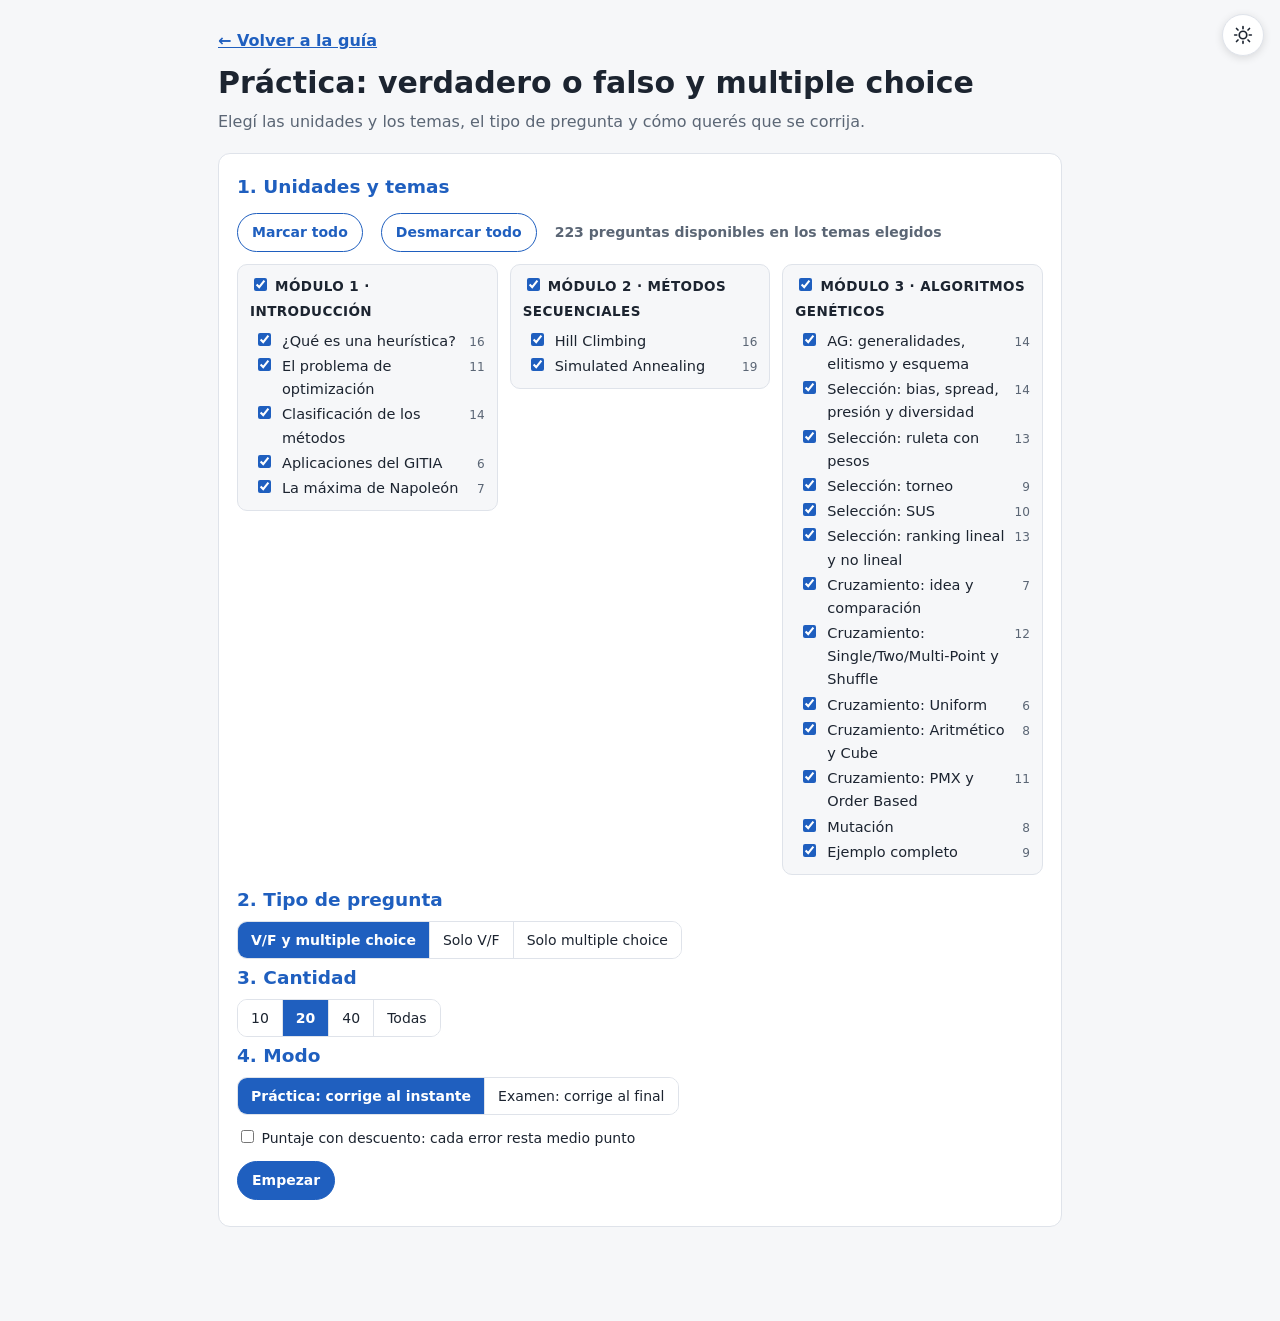
<file: practica.html>
<!doctype html>
<html lang="es">
<head>
<meta charset="utf-8">
<meta name="viewport" content="width=device-width, initial-scale=1">
<title>Práctica · Heurística y Optimización</title>
<meta name="description" content="Preguntas de verdadero o falso y multiple choice por tema: heurísticas, Hill Climbing, Simulated Annealing y Algoritmos Genéticos.">
<link rel="icon" href="data:image/svg+xml,%3Csvg xmlns='http://www.w3.org/2000/svg' viewBox='0 0 64 64'%3E%3Crect width='64' height='64' rx='14' fill='%231f5fbf'/%3E%3Cpath d='M10 46 L24 28 L34 38 L46 16 L54 26' fill='none' stroke='white' stroke-width='6' stroke-linecap='round' stroke-linejoin='round'/%3E%3C/svg%3E">
<link rel="stylesheet" href="assets/estilo.css">
<script src="assets/comun.js"></script>
<style>
.wrap.solo{display:block;max-width:900px}
.topnav{display:flex;gap:10px;flex-wrap:wrap;align-items:center;margin:4px 0 10px;padding-right:60px}
.topnav a{font-weight:600}
.timer.low{color:var(--bad);font-weight:800}
</style>
</head>
<body>
<div class="wrap solo">
<main>
<button class="theme-btn" id="themeBtn" type="button" aria-label="Cambiar modo claro u oscuro" title="Cambiar modo claro / oscuro"><svg class="sun" viewBox="0 0 24 24" fill="none" stroke="currentColor" stroke-width="2" stroke-linecap="round"><circle cx="12" cy="12" r="4.5"/><path d="M12 2v2.5M12 19.5V22M4.2 4.2l1.8 1.8M18 18l1.8 1.8M2 12h2.5M19.5 12H22M4.2 19.8 6 18M18 6l1.8-1.8"/></svg><svg class="moon" viewBox="0 0 24 24" fill="none" stroke="currentColor" stroke-width="2" stroke-linecap="round" stroke-linejoin="round"><path d="M20 14.5A8 8 0 1 1 9.5 4a6.5 6.5 0 0 0 10.5 10.5z"/></svg></button>
<div class="topnav"><a href="index.html">← Volver a la guía</a></div>
<h1>Práctica: verdadero o falso y multiple choice</h1>
<p class="sub">Elegí las unidades y los temas, el tipo de pregunta y cómo querés que se corrija.</p>

<div id="cfg" class="qcfg">
<h3>1. Unidades y temas</h3>
<div class="cfgrow"><button class="btn" type="button" id="selTodo">Marcar todo</button><button class="btn" type="button" id="selNada">Desmarcar todo</button><span id="cntSel"></span></div>
<div class="temas" id="temas"></div>
<h3>2. Tipo de pregunta</h3>
<div class="seg" id="segTipo"><button type="button" data-v="ambas" class="on">V/F y multiple choice</button><button type="button" data-v="vf">Solo V/F</button><button type="button" data-v="mc">Solo multiple choice</button></div>
<h3>3. Cantidad</h3>
<div class="seg" id="segCant"><button type="button" data-v="10">10</button><button type="button" data-v="20" class="on">20</button><button type="button" data-v="40">40</button><button type="button" data-v="0">Todas</button></div>
<h3>4. Modo</h3>
<div class="seg" id="segModo"><button type="button" data-v="practica" class="on">Práctica: corrige al instante</button><button type="button" data-v="examen">Examen: corrige al final</button></div>
<div class="cfgrow hidden" id="rowTiempo"><span>Tiempo límite</span><div class="seg" id="segTiempo"><button type="button" data-v="0" class="on">Sin límite</button><button type="button" data-v="15">15 min</button><button type="button" data-v="30">30 min</button><button type="button" data-v="60">60 min</button></div></div>
<div class="cfgrow"><label style="font-size:14px"><input type="checkbox" id="negativo"> Puntaje con descuento: cada error resta medio punto</label></div>
<div class="cfgrow"><button class="btn p" type="button" id="empezar">Empezar</button><span id="aviso" class="sub"></span></div>
</div>

<div id="juego" class="hidden">
<div class="stats" id="stats"><span>Contestadas <b id="stC">0</b>/<b id="stT">0</b></span><span class="okc" id="wOk">Correctas <b id="stOk">0</b></span><span class="bdc" id="wBad">Incorrectas <b id="stBad">0</b></span><span>⏱ <b id="stTime" class="timer">0:00</b></span><button class="btn" type="button" id="terminar">Terminar y ver nota</button></div>
<div id="lista"></div>
<div class="cfgrow"><button class="btn p" type="button" id="terminar2">Terminar y ver nota</button><button class="btn" type="button" id="volverCfg">Cambiar temas</button></div>
</div>

<div id="resultado" class="hidden"></div>
</main>
</div>
<script src="assets/preguntas.js"></script>
<script>
(function(){
  var $ = function(id){ return document.getElementById(id); };
  var LS = window.LSH;
  var SECC = { s1:'1. ¿Qué es una heurística?', s2:'2. El problema de optimización', s3:'3. Clasificación', s4:'4. Aplicaciones del GITIA', snap:'★ La máxima de Napoleón', s5:'5. Hill Climbing', s6:'6. Simulated Annealing',
    s7:'7. AG: generalidades', s8:'8. Selección', 's8-med':'8.2 Bias, spread, presión y diversidad', 's8-rul':'8.3 Ruleta', 's8-tor':'8.4 Torneo', 's8-sus':'8.5 SUS', 's8-rank':'8.6 Ranking',
    s9:'9. Cruzamiento', 's9-1p':'9.2 Single Point', 's9-shuf':'9.3 Shuffle', 's9-mp':'9.4 Two/Multi-Point', 's9-uni':'9.5 Uniform', 's9-ari':'9.6 Aritmético', 's9-cube':'9.7 Cube', 's9-pmx':'9.8 PMX', 's9-ox':'9.9 Order Based', s10:'10. Mutación', s11:'11. Ejemplo completo' };
  var TEMA = {}; MODULOS.forEach(function(m){ m.temas.forEach(function(t){ TEMA[t.id] = t.n; }); });
  var cuenta = {}; PREGUNTAS.forEach(function(p){ cuenta[p.t] = (cuenta[p.t] || 0) + 1; });
  var esc = function(s){ return String(s).replace(/[&<>"]/g, function(c){ return { '&':'&amp;', '<':'&lt;', '>':'&gt;', '"':'&quot;' }[c]; }); };
  var mezclar = function(a){ a = a.slice(); for (var i = a.length - 1; i > 0; i--) { var j = Math.floor(Math.random() * (i + 1)); var t = a[i]; a[i] = a[j]; a[j] = t; } return a; };

  /* ---------- configuración ---------- */
  var h = '';
  MODULOS.forEach(function(m){
    h += '<div class="tmod" data-m="' + m.id + '"><label><input type="checkbox" class="mchk"> ' + esc(m.n) + '</label><div class="tl">';
    m.temas.forEach(function(t){ h += '<label><input type="checkbox" class="tchk" value="' + t.id + '"> ' + esc(t.n) + ' <small>' + (cuenta[t.id] || 0) + '</small></label>'; });
    h += '</div></div>';
  });
  $('temas').innerHTML = h;
  var tchk = function(){ return Array.prototype.slice.call(document.querySelectorAll('.tchk')); };
  var sincroModulos = function(){
    document.querySelectorAll('.tmod').forEach(function(box){
      var cs = box.querySelectorAll('.tchk'), n = 0; cs.forEach(function(c){ if (c.checked) n++; });
      var mc = box.querySelector('.mchk'); mc.checked = n === cs.length; mc.indeterminate = n > 0 && n < cs.length;
    });
    var tot = 0; tchk().forEach(function(c){ if (c.checked) tot += cuenta[c.value] || 0; });
    $('cntSel').textContent = tot + ' preguntas disponibles en los temas elegidos';
  };
  document.querySelectorAll('.mchk').forEach(function(mc){ mc.addEventListener('change', function(){ mc.closest('.tmod').querySelectorAll('.tchk').forEach(function(c){ c.checked = mc.checked; }); sincroModulos(); }); });
  tchk().forEach(function(c){ c.addEventListener('change', sincroModulos); });
  $('selTodo').onclick = function(){ tchk().forEach(function(c){ c.checked = true; }); sincroModulos(); };
  $('selNada').onclick = function(){ tchk().forEach(function(c){ c.checked = false; }); sincroModulos(); };
  var segVal = {};
  ['segTipo', 'segCant', 'segModo', 'segTiempo'].forEach(function(id){
    var seg = $(id);
    segVal[id] = seg.querySelector('.on').getAttribute('data-v');
    seg.querySelectorAll('button').forEach(function(b){
      b.addEventListener('click', function(){ setSeg(id, b.getAttribute('data-v')); });
    });
  });
  function setSeg(id, v){
    var seg = $(id), ok = false;
    seg.querySelectorAll('button').forEach(function(b){ var on = b.getAttribute('data-v') === String(v); b.classList.toggle('on', on); if (on) ok = true; });
    if (ok) segVal[id] = String(v);
    if (id === 'segModo') $('rowTiempo').classList.toggle('hidden', segVal.segModo !== 'examen');
  }

  /* temas desde la URL o la última vez */
  var qs = new URLSearchParams(location.search), param = qs.get('t'), guardado = null;
  try { guardado = JSON.parse(LS.get('heur-practica') || 'null'); } catch(e){}
  var marcar = function(lista){ tchk().forEach(function(c){ c.checked = lista.indexOf(c.value) >= 0; }); };
  if (param) {
    var pedidos = param.split(','), ids = [];
    tchk().forEach(function(c){ pedidos.forEach(function(p){ if (p === 'todo' || c.value === p || c.value.indexOf(p + '-') === 0) ids.push(c.value); }); });
    marcar(ids);
  } else if (guardado && guardado.temas) {
    marcar(guardado.temas);
    ['segTipo', 'segCant', 'segModo', 'segTiempo'].forEach(function(id){ if (guardado[id] !== undefined) setSeg(id, guardado[id]); });
    $('negativo').checked = !!guardado.neg;
  } else marcar(Object.keys(TEMA));
  if (qs.get('modo') === 'examen') setSeg('segModo', 'examen');
  sincroModulos();

  /* ---------- juego ---------- */
  var actual = [], respuestas = [], modo = 'practica', t0 = 0, limite = 0, reloj = null, terminado = false, neg = false;
  var fmtT = function(s){ s = Math.max(0, Math.round(s)); return Math.floor(s / 60) + ':' + ('0' + (s % 60)).slice(-2); };

  function empezar(lista){
    terminado = false;
    actual = lista; respuestas = actual.map(function(){ return null; });
    modo = segVal.segModo; limite = modo === 'examen' ? parseInt(segVal.segTiempo, 10) * 60 : 0; neg = $('negativo').checked;
    $('cfg').classList.add('hidden'); $('resultado').classList.add('hidden'); $('juego').classList.remove('hidden');
    $('wOk').classList.toggle('hidden', modo === 'examen'); $('wBad').classList.toggle('hidden', modo === 'examen');
    var html = '';
    actual.forEach(function(p, i){
      html += '<div class="q" id="q' + i + '"><div class="qh"><span class="tag">' + (p.y === 'vf' ? 'V / F' : 'Multiple choice') + '</span><span class="tag verde">' + esc(TEMA[p.t] || p.t) + '</span><span>Pregunta ' + (i + 1) + ' de ' + actual.length + '</span></div>';
      html += '<div class="qt">' + esc(p.q) + '</div><div class="opts' + (p.y === 'vf' ? ' vf' : '') + '">';
      p._o.forEach(function(o, k){ html += '<button type="button" class="opt" data-i="' + i + '" data-k="' + k + '">' + (p.y === 'mc' ? String.fromCharCode(97 + k) + ') ' : '') + esc(o.txt) + '</button>'; });
      html += '</div><div class="exp"></div></div>';
    });
    $('lista').innerHTML = html;
    document.querySelectorAll('#lista .opt').forEach(function(b){ b.addEventListener('click', function(){ responder(+b.getAttribute('data-i'), +b.getAttribute('data-k')); }); });
    t0 = Date.now(); clearInterval(reloj); reloj = setInterval(tic, 500); tic(); stats();
    window.scrollTo({ top: 0 });
  }
  function tic(){
    var s = (Date.now() - t0) / 1000;
    if (limite) { var r = limite - s; $('stTime').textContent = fmtT(r) + ' restantes'; $('stTime').classList.toggle('low', r < 60); if (r <= 0) terminar(true); }
    else $('stTime').textContent = fmtT(s);
  }
  function correcta(p){ for (var k = 0; k < p._o.length; k++) if (p._o[k].ok) return k; return -1; }
  function mostrar(i){
    var p = actual[i], box = $('q' + i), r = respuestas[i], c = correcta(p);
    box.classList.add('done'); box.classList.toggle('right', r === c); box.classList.toggle('wrong', r !== c);
    box.querySelectorAll('.opt').forEach(function(b){ var k = +b.getAttribute('data-k'); b.disabled = true; b.classList.remove('sel'); if (k === c) b.classList.add('ok'); else if (k === r) b.classList.add('bad'); });
    var veredicto = r === null ? '<b>Sin responder.</b>' : (r === c ? '<b>✓ Correcto.</b>' : '<b>✗ Incorrecto.</b>');
    var resp = p.y === 'vf' ? ' Es <b>' + (p.a ? 'verdadero' : 'falso') + '</b>.' : '';
    box.querySelector('.exp').innerHTML = veredicto + resp + ' ' + (p.e === 'Correcto.' ? '' : esc(p.e)) + (p.s ? ' <a href="index.html#' + p.s + '">Repasar: ' + esc(SECC[p.s] || p.s) + ' →</a>' : '');
  }
  function responder(i, k){
    if (terminado) return;
    if (modo === 'practica') { if (respuestas[i] !== null) return; respuestas[i] = k; mostrar(i); }
    else { respuestas[i] = k; $('q' + i).querySelectorAll('.opt').forEach(function(b){ b.classList.toggle('sel', +b.getAttribute('data-k') === k); }); }
    stats();
  }
  function stats(){
    var c = 0, ok = 0, bad = 0;
    respuestas.forEach(function(r, i){ if (r === null) return; c++; if (r === correcta(actual[i])) ok++; else bad++; });
    $('stC').textContent = c; $('stT').textContent = actual.length; $('stOk').textContent = ok; $('stBad').textContent = bad;
  }
  function terminar(porTiempo){
    if (terminado) return;
    var faltan = respuestas.filter(function(r){ return r === null; }).length;
    if (!porTiempo && faltan && !confirm('Te quedan ' + faltan + ' sin responder. ¿Terminar igual?')) return;
    terminado = true; clearInterval(reloj);
    actual.forEach(function(_, i){ mostrar(i); });
    var ok = 0, bad = 0, porTema = {}, repasar = {};
    actual.forEach(function(p, i){
      var r = respuestas[i], bien = r === correcta(p);
      porTema[p.t] = porTema[p.t] || [0, 0]; porTema[p.t][1]++;
      if (bien) { ok++; porTema[p.t][0]++; } else { if (r !== null) bad++; if (p.s) repasar[p.s] = (repasar[p.s] || 0) + 1; }
    });
    var n = actual.length, puntos = neg ? Math.max(0, ok - bad / 2) : ok, nota = n ? Math.round(1000 * puntos / n) / 10 : 0;
    var h = '<div class="res"><div class="nota">' + String(nota).replace('.', ',') + ' %</div>';
    h += '<p>' + ok + ' correctas, ' + bad + ' incorrectas y ' + (n - ok - bad) + ' sin responder, de ' + n + '.' + (neg ? ' Con descuento: ' + String(puntos).replace('.', ',') + ' puntos.' : '') + ' Tiempo: ' + fmtT((Date.now() - t0) / 1000) + (porTiempo ? ' (se terminó el tiempo)' : '') + '.</p>';
    h += '<h3>Por tema</h3><table><tr><th>Tema</th><th>Correctas</th></tr>';
    Object.keys(porTema).forEach(function(t){ var v = porTema[t]; h += '<tr><td>' + esc(TEMA[t] || t) + '</td><td>' + v[0] + ' / ' + v[1] + '</td></tr>'; });
    h += '</table>';
    var rs = Object.keys(repasar);
    if (rs.length) { h += '<h3>Para repasar</h3><ul>' + rs.map(function(s){ return '<li><a href="index.html#' + s + '">' + esc(SECC[s] || s) + '</a> (' + repasar[s] + ')</li>'; }).join('') + '</ul>'; }
    else h += '<p class="box ok"><b>¡Todo bien!</b> No hay nada para repasar en estos temas.</p>';
    h += '<div class="cfgrow">' + (ok < n ? '<button class="btn p" type="button" id="reIncorrectas">Reintentar solo las incorrectas</button>' : '') + '<button class="btn" type="button" id="otraVez">Otra tanda con los mismos temas</button><button class="btn" type="button" id="cambiar">Cambiar temas</button></div>';
    h += '<p class="sub">Abajo quedan todas las preguntas corregidas, con su explicación.</p></div>';
    $('resultado').innerHTML = h; $('resultado').classList.remove('hidden');
    $('juego').insertBefore($('resultado'), $('lista'));
    var ri = $('reIncorrectas');
    if (ri) ri.onclick = function(){ empezar(mezclar(actual.filter(function(p, i){ return respuestas[i] !== correcta(p); })).map(prep)); };
    $('otraVez').onclick = function(){ iniciar(); };
    $('cambiar').onclick = volver;
    $('resultado').scrollIntoView({ block: 'start' });
  }
  function prep(p){
    var q = Object.assign({}, p);
    if (p.y === 'vf') q._o = [{ txt: 'Verdadero', ok: p.a === true }, { txt: 'Falso', ok: p.a === false }];
    else q._o = mezclar(p.o.map(function(t, k){ return { txt: t, ok: k === p.a }; }));
    return q;
  }
  function iniciar(){
    var temas = tchk().filter(function(c){ return c.checked; }).map(function(c){ return c.value; });
    var tipo = segVal.segTipo, cant = parseInt(segVal.segCant, 10);
    var pool = PREGUNTAS.filter(function(p){ return temas.indexOf(p.t) >= 0 && (tipo === 'ambas' || p.y === tipo); });
    if (!pool.length) { $('aviso').textContent = 'No hay preguntas con esa combinación. Elegí más temas u otro tipo.'; return; }
    $('aviso').textContent = '';
    LS.set('heur-practica', JSON.stringify({ temas: temas, segTipo: tipo, segCant: segVal.segCant, segModo: segVal.segModo, segTiempo: segVal.segTiempo, neg: $('negativo').checked }));
    var sel = mezclar(pool); if (cant) sel = sel.slice(0, cant);
    empezar(sel.map(prep));
  }
  function volver(){
    clearInterval(reloj); terminado = true;
    $('juego').classList.add('hidden'); $('resultado').classList.add('hidden'); $('cfg').classList.remove('hidden');
    window.scrollTo({ top: 0 });
  }
  $('empezar').onclick = iniciar;
  $('terminar').onclick = function(){ terminar(false); };
  $('terminar2').onclick = function(){ terminar(false); };
  $('volverCfg').onclick = function(){ if (terminado || confirm('¿Salir de esta tanda? Se pierden las respuestas.')) volver(); };
})();
</script>
</body>
</html>
</file>
<file: assets/estilo.css>
:root{--bg:#f6f7f9;--card:#fff;--ink:#1c2430;--mut:#5b6675;--line:#dfe3ea;--acc:#1f5fbf;--acc2:#0e8a6a;--warn:#b45309;--warnbg:#fff6e5;--okbg:#e9f7f1;--infobg:#eaf1fc;--code:#f0f2f6;--on-acc:#fff;--bad:#dc2626;--badbg:#fdecec;--p1:#dbe7fb;--p1b:#1f5fbf;--p2:#dcf3ea;--p2b:#0e8a6a;--p3:#fdeccc;--p3b:#b45309}
@media (prefers-color-scheme:dark){:root:not([data-theme="light"]){--bg:#12161c;--card:#1a2029;--ink:#e6eaf0;--mut:#9aa6b6;--line:#2c3542;--acc:#6ea8ff;--acc2:#4fd1a5;--warn:#f0b35a;--warnbg:#33290f;--okbg:#12302a;--infobg:#16263f;--code:#232b37;--on-acc:#0b1220;--bad:#f87171;--badbg:#3a1717;--p1:#1b3157;--p1b:#6ea8ff;--p2:#123a30;--p2b:#4fd1a5;--p3:#3d2f10;--p3b:#f0b35a}}
:root[data-theme="dark"]{--bg:#12161c;--card:#1a2029;--ink:#e6eaf0;--mut:#9aa6b6;--line:#2c3542;--acc:#6ea8ff;--acc2:#4fd1a5;--warn:#f0b35a;--warnbg:#33290f;--okbg:#12302a;--infobg:#16263f;--code:#232b37;--on-acc:#0b1220;--bad:#f87171;--badbg:#3a1717;--p1:#1b3157;--p1b:#6ea8ff;--p2:#123a30;--p2b:#4fd1a5;--p3:#3d2f10;--p3b:#f0b35a}
*{box-sizing:border-box}
html{scroll-behavior:smooth}
body{margin:0;background:var(--bg);color:var(--ink);font:16px/1.6 system-ui,-apple-system,"Segoe UI",Roboto,sans-serif}
.wrap{display:grid;grid-template-columns:270px minmax(0,1fr);max-width:1220px;margin:0 auto}

/* ---------- índice lateral ---------- */
nav{position:sticky;top:0;height:100vh;overflow:auto;padding:20px 14px;border-right:1px solid var(--line);font-size:14px;scrollbar-width:none}
nav::-webkit-scrollbar{display:none}
nav b{display:block;margin-bottom:8px;font-size:15px}
nav a{display:flex;gap:8px;align-items:flex-start;padding:4px 8px;border-radius:6px;color:var(--mut);text-decoration:none;border-left:3px solid transparent;transition:background .15s,color .15s,border-color .15s}
nav a:hover{background:var(--card);color:var(--acc)}
nav a.activo{background:var(--card);color:var(--acc);font-weight:600;border-left-color:var(--acc)}
nav a.star{color:var(--acc);font-weight:700}
nav a.sub2{padding-left:30px;font-size:13px}
nav a .ck{flex:none;width:16px;height:16px;margin-top:3px;border-radius:50%;border:1.8px solid var(--line);display:grid;place-items:center;font-size:10px;line-height:1;color:transparent;cursor:pointer;transition:background .15s,border-color .15s}
nav a .ck:hover{border-color:var(--acc2)}
nav a.hecho .ck{background:var(--acc2);border-color:var(--acc2);color:var(--on-acc)}
.prog{display:flex;flex-direction:column;gap:5px;margin:2px 0 6px}
.pbar{height:8px;border-radius:99px;background:var(--line);overflow:hidden}
.pbar i{display:block;height:100%;width:0;background:var(--acc2);border-radius:99px;transition:width .35s ease}
#pTxt{font-size:12px;color:var(--mut)}
.mod{margin:12px 0 2px}
.modh{display:flex;flex-direction:column;gap:1px;padding:6px 8px 4px;border-top:1px solid var(--line)}
.modh .mn{font-size:12px;font-weight:800;text-transform:uppercase;letter-spacing:.04em;color:var(--ink)}
.modh .mi{font-size:11.5px;color:var(--mut)}
.modh.ok .mn{color:var(--acc2)}
.navbtns{margin:16px 0 4px;padding-top:14px;border-top:1px solid var(--line);display:flex;flex-direction:column;gap:7px}
.navbtns span{font-size:12px;font-weight:700;text-transform:uppercase;letter-spacing:.05em;color:var(--mut);padding-left:2px}
nav .navbtns a.nb{border:1.5px solid var(--acc);border-radius:9px;color:var(--acc);font-weight:600;padding:7px 10px;font-size:13.5px}
nav .navbtns a.nb:hover{background:var(--infobg)}
nav .navbtns a.nb.p{background:var(--acc);color:var(--on-acc)}
.resetprog{margin:14px 0 4px;font:inherit;font-size:12px;color:var(--mut);background:none;border:0;cursor:pointer;text-decoration:underline;padding:0 2px}
body.ready .wrap{transition:grid-template-columns .32s ease}
body.ready nav{transition:opacity .25s ease,transform .32s ease}
body.nav-oculta .wrap{grid-template-columns:0 minmax(0,1fr)}
body.nav-oculta nav{opacity:0;transform:translateX(-40px);visibility:hidden;pointer-events:none}
.navshade{display:none}

/* ---------- botones flotantes ---------- */
.theme-btn{position:fixed;top:14px;right:16px;z-index:50;width:42px;height:42px;border-radius:50%;border:1px solid var(--line);background:var(--card);color:var(--ink);display:grid;place-items:center;cursor:pointer;box-shadow:0 2px 8px rgba(0,0,0,.12);transition:transform .15s}
.theme-btn:hover{transform:scale(1.08);color:var(--acc)}
.theme-btn svg{width:20px;height:20px}
.theme-btn.nav-btn{right:66px}
.theme-btn .moon{display:none}
:root[data-theme="dark"] .theme-btn .sun{display:none}
:root[data-theme="dark"] .theme-btn .moon{display:block}

/* ---------- contenido ---------- */
main{padding:24px 28px 80px;min-width:0}
main .sbar{padding-right:112px}
h1{font-size:30px;margin:0 0 4px;line-height:1.25}
h2{font-size:23px;margin:44px 0 10px;padding-top:12px;border-top:3px solid var(--acc)}
h3{font-size:18.5px;margin:28px 0 6px;color:var(--acc)}
h4{margin:16px 0 4px}
h5{margin:14px 0 4px;font-size:15px;color:var(--acc2)}
p{margin:8px 0}
.sub{color:var(--mut);margin-bottom:18px}
main a,main a:visited{color:var(--acc)}
table{border-collapse:collapse;width:100%;margin:10px 0;background:var(--card);font-size:14.5px}
th,td{border:1px solid var(--line);padding:6px 9px;text-align:left;vertical-align:top}
th{background:var(--infobg)}
td.c,th.c{text-align:center}
code,.mono{font-family:ui-monospace,Consolas,monospace;background:var(--code);padding:1px 5px;border-radius:4px;font-size:.92em}
pre{background:var(--code);padding:12px;border-radius:8px;overflow:auto;font-size:13.5px;line-height:1.45}
.f{display:block;text-align:center;font:17px/1.5 "Cambria Math","Latin Modern Math",Georgia,serif;background:var(--card);border:1px solid var(--line);border-radius:10px;padding:10px 14px;margin:10px 0;overflow-x:auto}
.f small{display:block;font:13px system-ui,sans-serif;color:var(--mut);margin-top:4px}
.box{border-left:4px solid var(--acc);background:var(--infobg);padding:10px 14px;border-radius:0 8px 8px 0;margin:12px 0}
.box.ok{border-color:var(--acc2);background:var(--okbg)}
.box.warn{border-color:var(--warn);background:var(--warnbg)}
.box b:first-child{display:block}
.grid{display:grid;grid-template-columns:repeat(auto-fit,minmax(230px,1fr));gap:12px;margin:12px 0}
.card{background:var(--card);border:1px solid var(--line);border-radius:10px;padding:12px 14px}
.card h4{margin-top:0;color:var(--acc)}
ul,ol{margin:6px 0;padding-left:22px}
li{margin:3px 0}
details{background:var(--card);border:1px solid var(--line);border-radius:8px;margin:8px 0;padding:8px 12px}
summary{cursor:pointer;font-weight:600}
.tag{display:inline-block;font-size:12px;padding:1px 8px;border-radius:99px;background:var(--infobg);color:var(--acc);font-weight:600;vertical-align:middle}
.tag.verde{background:var(--okbg);color:var(--acc2)}.tag.ambar{background:var(--warnbg);color:var(--warn)}
.gancho{border:1px solid var(--line);border-left:4px solid var(--acc);background:var(--infobg);border-radius:0 10px 10px 0;padding:10px 14px;margin:20px 0}
.gancho h4{margin:0 0 6px}
.gancho details{margin:6px 0}
.gancho summary{font-weight:500}
.cta{display:grid;grid-template-columns:repeat(auto-fit,minmax(220px,1fr));gap:12px;margin:16px 0 8px}
.cta a{display:flex;gap:12px;align-items:center;padding:14px 16px;border-radius:12px;text-decoration:none;font-weight:700;border:1.5px solid var(--acc);transition:transform .15s,filter .15s}
.cta a:hover{transform:translateY(-2px);filter:brightness(1.06)}
.cta a.p,.cta a.p:visited{background:var(--acc);color:var(--on-acc)}
.cta a.s,.cta a.s:visited{background:var(--card);color:var(--acc)}
.cta small{display:block;font-weight:500;font-size:13px;opacity:.85}
.cta .ico{font-size:24px}
.mk{display:flex;justify-content:flex-end;gap:10px;flex-wrap:wrap;margin:22px 0 4px}
.mk a,.mk button{font:inherit;font-size:14px;font-weight:600;display:inline-flex;gap:8px;align-items:center;padding:8px 14px;border-radius:99px;border:1.5px solid var(--acc2);background:var(--card);color:var(--acc2);cursor:pointer;text-decoration:none;transition:background .15s,color .15s}
.mk a{border-color:var(--acc);color:var(--acc)!important}
.mk a:hover{background:var(--infobg)}
.mk button:hover{background:var(--okbg)}
.mk button.on{background:var(--acc2);color:var(--on-acc)}
.vlog{list-style:none;padding:0;margin:10px 0 2px}
.vlog>li{display:grid;grid-template-columns:136px 1fr;gap:4px 12px;padding:10px 0;border-top:1px solid var(--line)}
.vlog>li:first-child{border-top:0}
.vtag{display:inline-block;font-weight:700;font-size:13px;padding:2px 10px;border-radius:99px;color:#fff;background:#0369a1;white-space:nowrap}
[id]{scroll-margin-top:72px}

/* ---------- genes (cromosomas dibujados) ---------- */
.crom{display:flex;align-items:center;gap:10px;margin:4px 0;flex-wrap:wrap}
.crom .lb{width:92px;flex:none;font-size:13.5px;font-weight:700;color:var(--mut);text-align:right}
.genes{display:flex;gap:3px;flex-wrap:nowrap}
.g{min-width:40px;height:32px;padding:0 4px;display:grid;place-items:center;border-radius:6px;border:1.5px solid var(--line);background:var(--card);font:13.5px ui-monospace,Consolas,monospace;font-weight:600;color:var(--ink);transition:background .2s,border-color .2s}
.g.a{background:var(--p1);border-color:var(--p1b)}
.g.b{background:var(--p2);border-color:var(--p2b)}
.g.c{background:var(--p3);border-color:var(--p3b)}
.g.e{border-style:dashed;color:var(--mut)}
.g.m{min-width:40px;height:24px;font-size:12px;background:var(--code)}
.g.cut{margin-right:12px;position:relative}
.g.cut::after{content:"";position:absolute;right:-9px;top:-6px;bottom:-6px;border-right:2.5px dashed var(--bad)}
.cromwrap{background:var(--card);border:1px solid var(--line);border-radius:12px;padding:12px 14px;margin:14px 0;overflow-x:auto}
.cromwrap figcaption{font-size:13.5px;color:var(--mut);margin-top:8px;line-height:1.5}
.leyenda{display:flex;gap:14px;flex-wrap:wrap;font-size:13px;color:var(--mut);margin-top:6px}
.leyenda span::before{content:"";display:inline-block;width:12px;height:12px;border-radius:3px;margin-right:5px;vertical-align:-1px;border:1.5px solid}
.leyenda .la::before{background:var(--p1);border-color:var(--p1b)}
.leyenda .lb2::before{background:var(--p2);border-color:var(--p2b)}
.leyenda .lc::before{background:var(--p3);border-color:var(--p3b)}

/* ---------- diagramas svg ---------- */
.diag{margin:16px 0;background:var(--card);border:1px solid var(--line);border-radius:12px;padding:12px 14px 10px}
.diag svg{width:100%;height:auto;display:block;overflow:visible}
.diag figcaption{font-size:13.5px;color:var(--mut);margin-top:6px;line-height:1.5}
.diag text{fill:var(--ink);font:13px system-ui,-apple-system,"Segoe UI",Roboto,sans-serif}
.diag .tb{font-weight:700}.diag .ts{font-size:11.5px;fill:var(--mut)}.diag .ta{fill:var(--acc);font-weight:700}.diag .tg{fill:var(--acc2);font-weight:700}.diag .tw{fill:var(--warn);font-weight:700}
.diag .n0{fill:var(--code);stroke:var(--line);stroke-width:1.3}
.diag .n1{fill:var(--infobg);stroke:var(--acc);stroke-width:1.5}
.diag .n2{fill:var(--okbg);stroke:var(--acc2);stroke-width:1.5}
.diag .n3{fill:var(--warnbg);stroke:var(--warn);stroke-width:1.5}
.diag .ln{fill:none;stroke:var(--mut);stroke-width:1.5}
.diag .la{fill:none;stroke:var(--acc);stroke-width:2.5}
.diag .lg{fill:none;stroke:var(--acc2);stroke-width:2.5}
.diag .lw{fill:none;stroke:var(--warn);stroke-width:2.5}
.diag .grid-l{stroke:var(--line);stroke-width:1}
.diag .dash{stroke-dasharray:5 4}
.diag .arr{fill:var(--mut)}

/* ---------- laboratorios interactivos ---------- */
.lab{border:1.5px dashed var(--acc2);background:var(--card);border-radius:12px;padding:12px 16px;margin:18px 0}
.lab h4{margin:0 0 8px;color:var(--acc2)}
.lab .row{display:flex;gap:10px;flex-wrap:wrap;align-items:center;margin:8px 0}
.lab label{font-size:14px;color:var(--mut)}
.lab input[type=text],.lab input[type=number],.lab select{font:inherit;font-size:14px;padding:6px 10px;border-radius:8px;border:1.5px solid var(--line);background:var(--bg);color:var(--ink);min-width:0}
.lab input[type=text]{flex:1;min-width:200px}
.lab input:focus,.lab select:focus{outline:none;border-color:var(--acc)}
.lab input[type=range]{flex:1;min-width:160px;accent-color:var(--acc)}
.btn{font:inherit;font-size:14px;font-weight:600;padding:7px 14px;border-radius:99px;border:1.5px solid var(--acc);background:var(--card);color:var(--acc);cursor:pointer}
.btn:hover{background:var(--infobg)}
.btn.p{background:var(--acc);color:var(--on-acc)}
.btn.p:hover{filter:brightness(1.08)}
.btn:disabled{opacity:.45;cursor:not-allowed}
.ruleta{display:flex;height:40px;border-radius:8px;overflow:hidden;border:1px solid var(--line);margin:10px 0 0;position:relative}
.ruleta div{display:grid;place-items:center;font-size:12.5px;font-weight:700;color:#fff;border-right:1px solid rgba(255,255,255,.6);overflow:hidden;white-space:nowrap}
.ruleta .pt{position:absolute;top:-6px;bottom:-6px;width:0;border-left:2.5px solid var(--ink)}
.ruleta .pt::after{content:attr(data-n);position:absolute;top:-16px;left:-5px;font-size:11px;font-weight:700;color:var(--ink)}
.rulaxis{position:relative;height:18px;font-size:11px;color:var(--mut)}
.rulaxis span{position:absolute;transform:translateX(-50%)}
.out{font-size:14px}
.big{font-size:22px;font-weight:800;color:var(--acc)}

/* ---------- buscador ---------- */
.sbar{position:sticky;top:0;z-index:30;background:var(--bg);padding:10px 60px 10px 0;margin:0 0 6px;display:flex;gap:8px;align-items:center;border-bottom:1px solid var(--line)}
.sbox{flex:1;display:flex;align-items:center;gap:8px;background:var(--card);border:1.5px solid var(--line);border-radius:10px;padding:0 10px;min-width:0}
.sbox:focus-within{border-color:var(--acc)}
.sbox svg{width:18px;height:18px;color:var(--mut);flex:none}
.sbox input{flex:1;min-width:0;border:0;background:transparent;color:var(--ink);font:inherit;padding:9px 0;outline:none}
.sbox kbd{font:12px ui-monospace,monospace;color:var(--mut);border:1px solid var(--line);border-radius:4px;padding:0 5px}
.sbar.has .sbox kbd{display:none}
.scount{font-size:13px;color:var(--mut);white-space:nowrap}
.sbtn{font:inherit;width:34px;height:34px;border-radius:8px;border:1px solid var(--line);background:var(--card);color:var(--ink);cursor:pointer;display:none;place-items:center;flex:none}
.sbar.has .sbtn{display:grid}
.sbtn:hover{border-color:var(--acc);color:var(--acc)}
mark.sr{background:#fde68a;color:inherit;border-radius:2px;padding:0 1px}
mark.sr.cur{background:#f59e0b;color:#111;outline:2px solid #f59e0b}
:root[data-theme="dark"] mark.sr{background:#6b5300;color:#fff}

/* ---------- práctica ---------- */
.qcfg{background:var(--card);border:1px solid var(--line);border-radius:12px;padding:14px 18px;margin:14px 0}
.qcfg h3{margin-top:4px}
.temas{display:grid;grid-template-columns:repeat(auto-fit,minmax(260px,1fr));gap:12px;margin:10px 0;align-items:start}
.tmod{border:1px solid var(--line);border-radius:10px;padding:8px 12px;background:var(--bg)}
.tmod>label{font-weight:800;font-size:13.5px;text-transform:uppercase;letter-spacing:.03em}
.tmod .tl{display:flex;flex-direction:column;gap:2px;margin:6px 0 2px 4px}
.tmod .tl label{font-size:14.5px;display:flex;gap:8px;align-items:baseline;cursor:pointer}
.tmod .tl label small{color:var(--mut);margin-left:auto}
.tmod input{accent-color:var(--acc)}
.seg{display:inline-flex;border:1.5px solid var(--line);border-radius:10px;overflow:hidden;flex-wrap:wrap}
.seg button{font:inherit;font-size:14px;padding:7px 13px;border:0;background:var(--card);color:var(--ink);cursor:pointer;border-right:1px solid var(--line)}
.seg button:last-child{border-right:0}
.seg button.on{background:var(--acc);color:var(--on-acc);font-weight:700}
.cfgrow{display:flex;gap:10px 18px;flex-wrap:wrap;align-items:center;margin:12px 0}
.cfgrow>span{font-size:14px;color:var(--mut);font-weight:600}
.stats{position:sticky;top:0;z-index:20;display:flex;gap:8px 18px;flex-wrap:wrap;align-items:center;background:var(--bg);border-bottom:1px solid var(--line);padding:10px 112px 10px 0;margin-bottom:8px;font-size:14px}
.stats b{font-size:16px}
.stats .okc{color:var(--acc2)}.stats .bdc{color:var(--bad)}
.q{background:var(--card);border:1px solid var(--line);border-radius:12px;padding:14px 16px;margin:14px 0}
.q .qh{display:flex;gap:8px;align-items:center;flex-wrap:wrap;font-size:12.5px;color:var(--mut);margin-bottom:6px}
.q .qt{font-weight:600;margin:4px 0 10px}
.q .opts{display:flex;flex-direction:column;gap:7px}
.q .opts.vf{flex-direction:row;flex-wrap:wrap}
.q .opt{font:inherit;text-align:left;padding:9px 13px;border-radius:9px;border:1.5px solid var(--line);background:var(--bg);color:var(--ink);cursor:pointer;transition:border-color .15s,background .15s}
.q .opts.vf .opt{min-width:130px;text-align:center;font-weight:600}
.q .opt:hover:not(:disabled){border-color:var(--acc)}
.q .opt.sel{border-color:var(--acc);background:var(--infobg)}
.q .opt.ok{border-color:var(--acc2);background:var(--okbg)}
.q .opt.bad{border-color:var(--bad);background:var(--badbg)}
.q .opt:disabled{cursor:default}
.q .exp{display:none;margin-top:10px;padding:9px 12px;border-radius:8px;font-size:14.5px;background:var(--infobg);border-left:4px solid var(--acc)}
.q.done .exp{display:block}
.q.done.right .exp{background:var(--okbg);border-color:var(--acc2)}
.q.done.wrong .exp{background:var(--badbg);border-color:var(--bad)}
.q .exp b:first-child{margin-right:4px}
.res{background:var(--card);border:2px solid var(--acc);border-radius:14px;padding:16px 20px;margin:18px 0}
.res .nota{font-size:38px;font-weight:800;color:var(--acc);line-height:1.1}
.res table td:last-child{text-align:right}
.hidden{display:none!important}

@media (max-width:820px){
 .wrap{display:block}
 nav{position:fixed;top:0;left:0;bottom:0;width:min(300px,86vw);z-index:70;background:var(--bg);transform:translateX(-105%);visibility:hidden}
 body.ready nav{transition:transform .3s ease,visibility 0s .3s}
 body.nav-abierta nav{transform:none;visibility:visible;transition:transform .3s ease}
 body.nav-oculta nav{opacity:1}
 .navshade{display:block;position:fixed;inset:0;z-index:65;background:rgba(0,0,0,.4);opacity:0;pointer-events:none;transition:opacity .3s}
 body.nav-abierta .navshade{opacity:1;pointer-events:auto}
 .theme-btn{top:10px;right:10px}.theme-btn.nav-btn{right:58px}
 main{padding:18px 16px 60px}
 main .sbar{padding-right:100px}
 .stats{padding-right:100px}
 table{display:block;overflow-x:auto}
 .vlog>li{grid-template-columns:1fr}
 .crom .lb{width:auto;text-align:left;flex-basis:100%}
}
@media (max-width:600px){.sbox kbd{display:none}.genes{gap:2px}.g,.g.m{min-width:29px;padding:0 2px;font-size:11.5px}.g{height:28px}.g.m{height:20px}.g.cut{margin-right:8px}.g.cut::after{right:-6px}.cromwrap{padding:10px}}
@media print{nav,.theme-btn,.sbar{display:none}.wrap{display:block}details{break-inside:avoid}}
</file>
